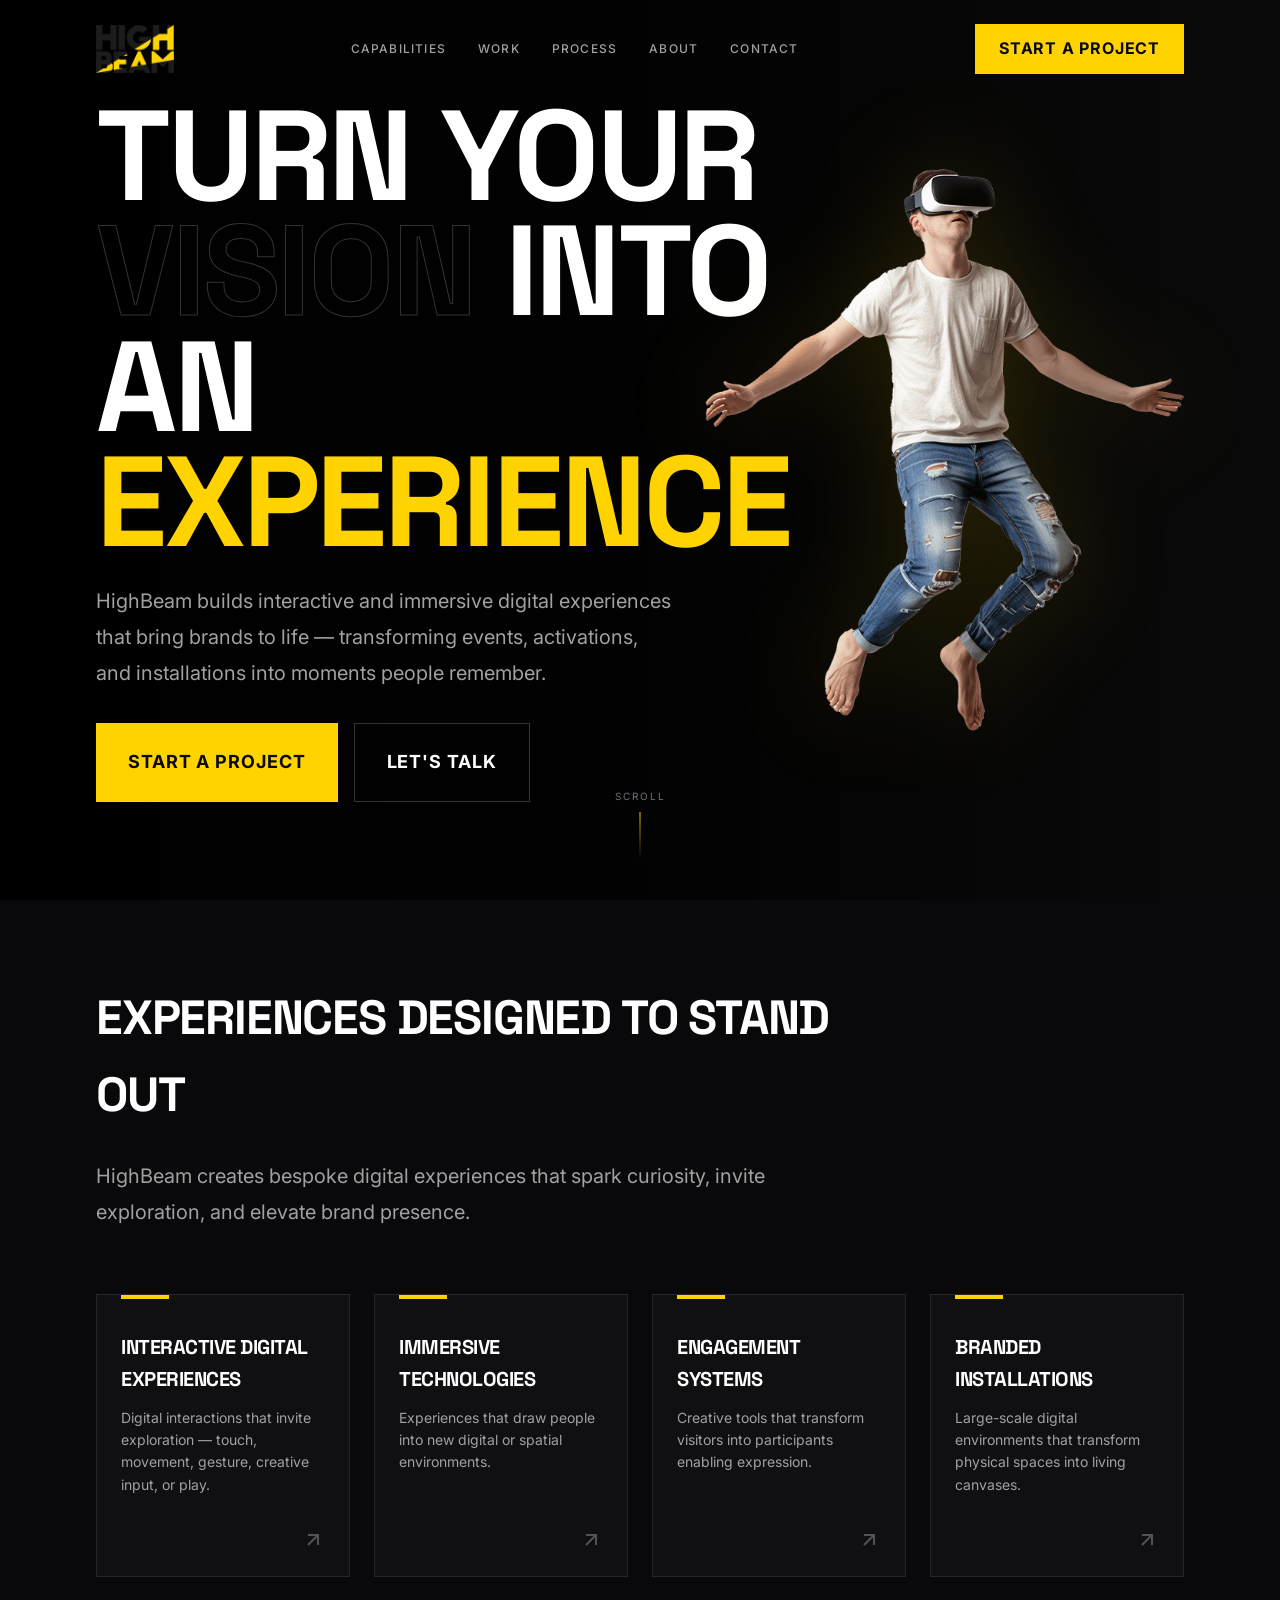
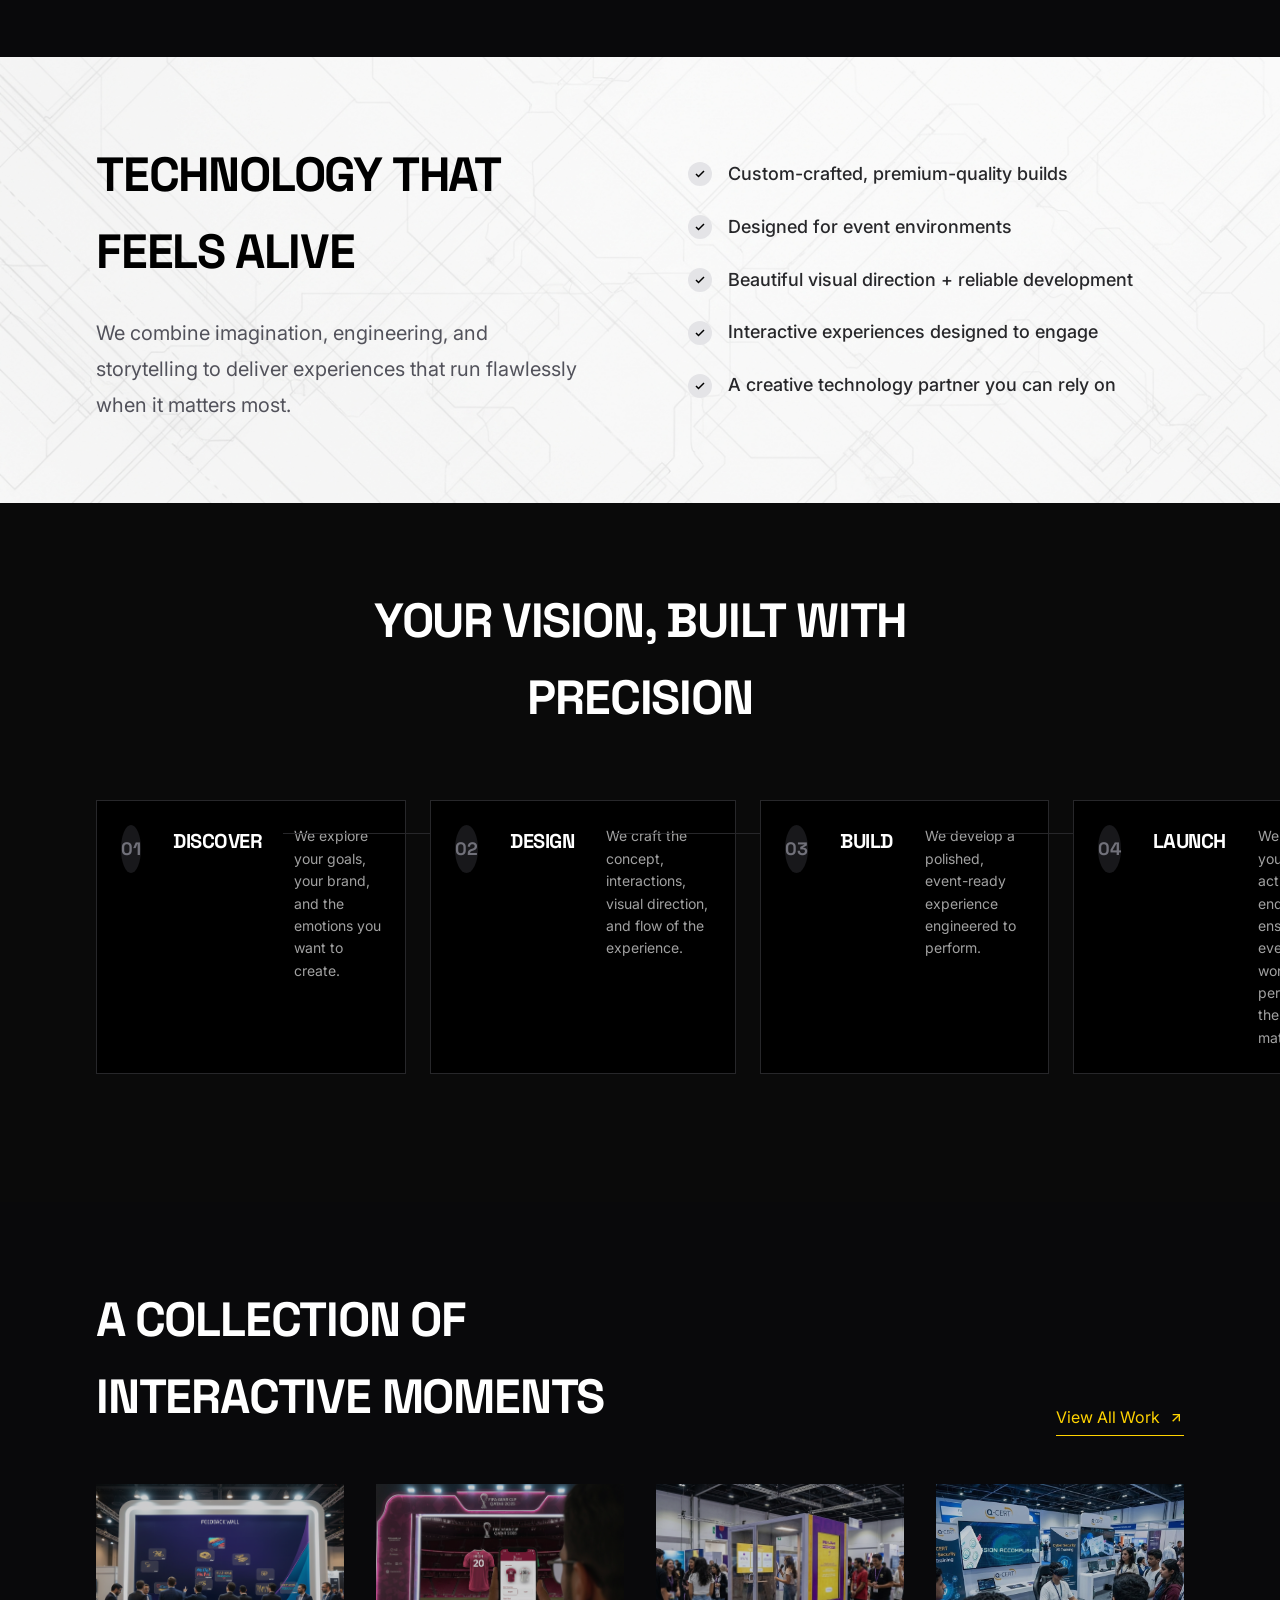
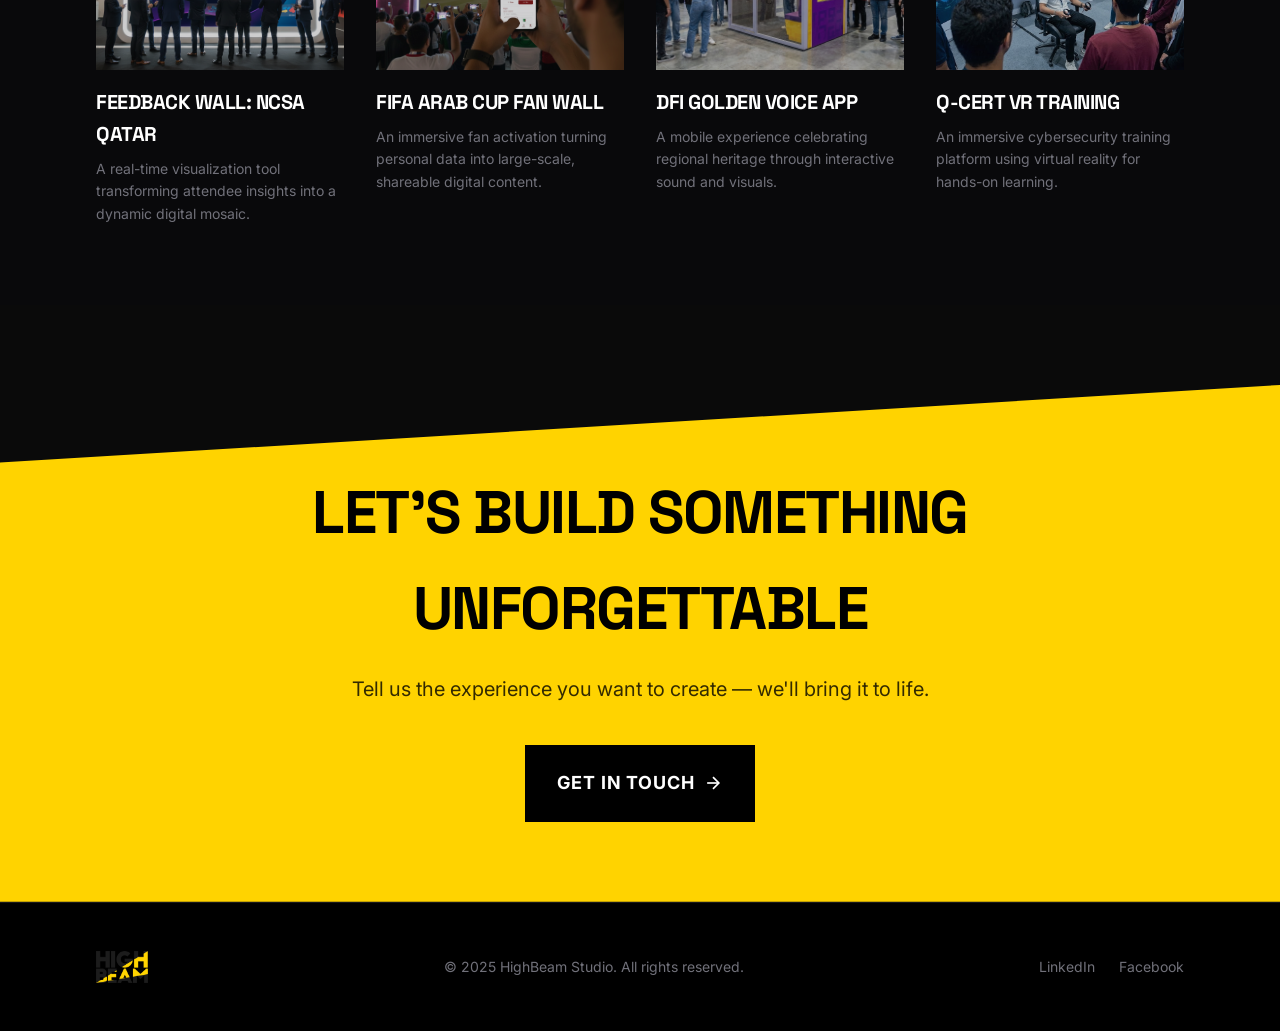
<file: static-site/index.html>
<!DOCTYPE html>
<html lang="en">
<head>
  <meta charset="UTF-8">
  <meta name="viewport" content="width=device-width, initial-scale=1.0">
  <meta name="description" content="HighBeam builds interactive and immersive digital experiences that bring brands to life — transforming events, activations, and installations into moments people remember.">
  <meta name="keywords" content="interactive experiences, immersive technology, digital installations, brand activations, VR, AR, event technology">
  <meta name="author" content="HighBeam Studio">
  
  <!-- Open Graph -->
  <meta property="og:title" content="HighBeam - Turn Your Vision Into an Experience">
  <meta property="og:description" content="HighBeam builds interactive and immersive digital experiences that bring brands to life — transforming events, activations, and installations into moments people remember.">
  <meta property="og:type" content="website">
  <meta property="og:url" content="https://highbeam.studio">
  <meta property="og:image" content="images/og-image.png">
  
  <!-- Twitter Card -->
  <meta name="twitter:card" content="summary_large_image">
  <meta name="twitter:title" content="HighBeam - Turn Your Vision Into an Experience">
  <meta name="twitter:description" content="HighBeam builds interactive and immersive digital experiences that bring brands to life.">
  <meta name="twitter:image" content="images/og-image.png">
  
  <title>HighBeam - Turn Your Vision Into an Experience</title>
  
  <!-- Favicon -->
  <link rel="icon" type="image/png" href="images/favicon.png">
  
  <!-- Google Fonts -->
  <link rel="preconnect" href="https://fonts.googleapis.com">
  <link rel="preconnect" href="https://fonts.gstatic.com" crossorigin>
  <link href="https://fonts.googleapis.com/css2?family=Inter:wght@400;500;600;700&family=Space+Grotesk:wght@400;500;600;700&display=swap" rel="stylesheet">
  
  <!-- Styles -->
  <link rel="stylesheet" href="css/styles.css">
</head>
<body>
  <!-- Navigation -->
  <nav class="navbar">
    <div class="container navbar-inner">
      <a href="index.html" class="navbar-logo">
        <img src="images/logo.png" alt="HighBeam">
      </a>
      
      <div class="navbar-links">
        <a href="capabilities.html">Capabilities</a>
        <a href="work.html">Work</a>
        <a href="process.html">Process</a>
        <a href="about.html">About</a>
        <a href="contact.html">Contact</a>
      </div>
      
      <div class="navbar-cta">
        <a href="contact.html" class="btn btn-primary">Start a Project</a>
      </div>
      
      <button class="mobile-menu-btn" aria-label="Open menu">
        <svg width="24" height="24" viewBox="0 0 24 24" fill="none" stroke="currentColor" stroke-width="2">
          <line x1="3" y1="6" x2="21" y2="6"></line>
          <line x1="3" y1="12" x2="21" y2="12"></line>
          <line x1="3" y1="18" x2="21" y2="18"></line>
        </svg>
      </button>
    </div>
  </nav>
  
  <!-- Mobile Menu -->
  <div class="mobile-overlay"></div>
  <div class="mobile-menu">
    <button class="mobile-menu-close" aria-label="Close menu" style="position: absolute; top: 2rem; right: 2rem; background: none; border: none; color: white; cursor: pointer;">
      <svg width="24" height="24" viewBox="0 0 24 24" fill="none" stroke="currentColor" stroke-width="2">
        <line x1="18" y1="6" x2="6" y2="18"></line>
        <line x1="6" y1="6" x2="18" y2="18"></line>
      </svg>
    </button>
    <a href="index.html">Home</a>
    <a href="capabilities.html">Capabilities</a>
    <a href="work.html">Work</a>
    <a href="process.html">Process</a>
    <a href="about.html">About</a>
    <a href="contact.html">Contact</a>
    <a href="contact.html" class="btn btn-primary" style="margin-top: 2rem;">Start a Project</a>
  </div>

  <!-- Hero Section -->
  <section class="hero">
    <div class="hero-background">
      <video src="images/hero-video.mp4" autoplay loop muted playsinline></video>
    </div>
    
    <div class="container hero-content">
      <div class="hero-text">
        <h1>
          Turn Your <br>
          <span class="text-stroke">Vision</span> Into <br>
          an <span class="text-primary">Experience</span>
        </h1>
        <p>HighBeam builds interactive and immersive digital experiences that bring brands to life — transforming events, activations, and installations into moments people remember.</p>
        <div class="hero-buttons">
          <a href="contact.html" class="btn btn-primary btn-lg">Start a Project</a>
          <a href="https://calendly.com/high-beam/30min" target="_blank" rel="noopener noreferrer" class="btn btn-outline btn-lg">Let's Talk</a>
        </div>
      </div>
      
      <div class="hero-image">
        <img src="images/vr-hero.png" alt="Virtual Reality Experience" class="floating">
      </div>
    </div>
    
    <div class="hero-scroll-indicator">
      <span>Scroll</span>
      <div class="scroll-line"></div>
    </div>
  </section>

  <!-- Capabilities Teaser Section -->
  <section class="section capabilities-teaser">
    <div class="container">
      <div class="section-header">
        <h2>Experiences Designed to Stand Out</h2>
        <p>HighBeam creates bespoke digital experiences that spark curiosity, invite exploration, and elevate brand presence.</p>
      </div>
      
      <div class="capabilities-grid">
        <div class="capability-card">
          <div class="capability-accent"></div>
          <h3>Interactive Digital Experiences</h3>
          <p>Digital interactions that invite exploration — touch, movement, gesture, creative input, or play.</p>
          <div class="capability-arrow">
            <svg width="24" height="24" viewBox="0 0 24 24" fill="none" stroke="currentColor" stroke-width="2">
              <line x1="7" y1="17" x2="17" y2="7"></line>
              <polyline points="7 7 17 7 17 17"></polyline>
            </svg>
          </div>
        </div>
        
        <div class="capability-card">
          <div class="capability-accent"></div>
          <h3>Immersive Technologies</h3>
          <p>Experiences that draw people into new digital or spatial environments.</p>
          <div class="capability-arrow">
            <svg width="24" height="24" viewBox="0 0 24 24" fill="none" stroke="currentColor" stroke-width="2">
              <line x1="7" y1="17" x2="17" y2="7"></line>
              <polyline points="7 7 17 7 17 17"></polyline>
            </svg>
          </div>
        </div>
        
        <div class="capability-card">
          <div class="capability-accent"></div>
          <h3>Engagement Systems</h3>
          <p>Creative tools that transform visitors into participants enabling expression.</p>
          <div class="capability-arrow">
            <svg width="24" height="24" viewBox="0 0 24 24" fill="none" stroke="currentColor" stroke-width="2">
              <line x1="7" y1="17" x2="17" y2="7"></line>
              <polyline points="7 7 17 7 17 17"></polyline>
            </svg>
          </div>
        </div>
        
        <div class="capability-card">
          <div class="capability-accent"></div>
          <h3>Branded Installations</h3>
          <p>Large-scale digital environments that transform physical spaces into living canvases.</p>
          <div class="capability-arrow">
            <svg width="24" height="24" viewBox="0 0 24 24" fill="none" stroke="currentColor" stroke-width="2">
              <line x1="7" y1="17" x2="17" y2="7"></line>
              <polyline points="7 7 17 7 17 17"></polyline>
            </svg>
          </div>
        </div>
      </div>
    </div>
  </section>

  <!-- Why HighBeam Section -->
  <section class="section why-highbeam">
    <div class="container">
      <div class="why-grid">
        <div class="why-content">
          <h2>Technology That Feels Alive</h2>
          <p>We combine imagination, engineering, and storytelling to deliver experiences that run flawlessly when it matters most.</p>
        </div>
        
        <div class="why-reasons">
          <div class="reason-item">
            <div class="reason-check">
              <svg width="12" height="12" viewBox="0 0 24 24" fill="none" stroke="currentColor" stroke-width="3">
                <polyline points="20 6 9 17 4 12"></polyline>
              </svg>
            </div>
            <span>Custom-crafted, premium-quality builds</span>
          </div>
          
          <div class="reason-item">
            <div class="reason-check">
              <svg width="12" height="12" viewBox="0 0 24 24" fill="none" stroke="currentColor" stroke-width="3">
                <polyline points="20 6 9 17 4 12"></polyline>
              </svg>
            </div>
            <span>Designed for event environments</span>
          </div>
          
          <div class="reason-item">
            <div class="reason-check">
              <svg width="12" height="12" viewBox="0 0 24 24" fill="none" stroke="currentColor" stroke-width="3">
                <polyline points="20 6 9 17 4 12"></polyline>
              </svg>
            </div>
            <span>Beautiful visual direction + reliable development</span>
          </div>
          
          <div class="reason-item">
            <div class="reason-check">
              <svg width="12" height="12" viewBox="0 0 24 24" fill="none" stroke="currentColor" stroke-width="3">
                <polyline points="20 6 9 17 4 12"></polyline>
              </svg>
            </div>
            <span>Interactive experiences designed to engage</span>
          </div>
          
          <div class="reason-item">
            <div class="reason-check">
              <svg width="12" height="12" viewBox="0 0 24 24" fill="none" stroke="currentColor" stroke-width="3">
                <polyline points="20 6 9 17 4 12"></polyline>
              </svg>
            </div>
            <span>A creative technology partner you can rely on</span>
          </div>
        </div>
      </div>
    </div>
  </section>

  <!-- Process Teaser Section -->
  <section class="section process-teaser">
    <div class="container">
      <div class="section-header text-center">
        <h2>Your Vision, Built With Precision</h2>
      </div>
      
      <div class="process-grid">
        <div class="process-step">
          <div class="process-connector"></div>
          <div class="process-number">01</div>
          <h3>Discover</h3>
          <p>We explore your goals, your brand, and the emotions you want to create.</p>
        </div>
        
        <div class="process-step">
          <div class="process-connector"></div>
          <div class="process-number">02</div>
          <h3>Design</h3>
          <p>We craft the concept, interactions, visual direction, and flow of the experience.</p>
        </div>
        
        <div class="process-step">
          <div class="process-connector"></div>
          <div class="process-number">03</div>
          <h3>Build</h3>
          <p>We develop a polished, event-ready experience engineered to perform.</p>
        </div>
        
        <div class="process-step">
          <div class="process-number">04</div>
          <h3>Launch</h3>
          <p>We support your activation end-to-end, ensuring everything works perfectly on the day it matters.</p>
        </div>
      </div>
    </div>
  </section>

  <!-- Featured Work Section -->
  <section class="section featured-work">
    <div class="container">
      <div class="section-header-row">
        <h2>A Collection of <br>Interactive Moments</h2>
        <a href="work.html" class="view-all-link">
          View All Work
          <svg width="16" height="16" viewBox="0 0 24 24" fill="none" stroke="currentColor" stroke-width="2">
            <line x1="7" y1="17" x2="17" y2="7"></line>
            <polyline points="7 7 17 7 17 17"></polyline>
          </svg>
        </a>
      </div>
      
      <div class="work-grid">
        <a href="project-feedback-wall.html" class="work-card">
          <div class="work-image">
            <img src="images/feedback-wall.png" alt="Feedback Wall NCSA">
          </div>
          <div class="work-info">
            <h3>Feedback Wall: NCSA Qatar</h3>
            <p>A real-time visualization tool transforming attendee insights into a dynamic digital mosaic.</p>
          </div>
        </a>
        
        <a href="project-fifa-fan-wall.html" class="work-card">
          <div class="work-image">
            <img src="images/fifa-fan-wall.png" alt="FIFA Arab Cup Fan Wall">
          </div>
          <div class="work-info">
            <h3>FIFA Arab Cup Fan Wall</h3>
            <p>An immersive fan activation turning personal data into large-scale, shareable digital content.</p>
          </div>
        </a>
        
        <a href="project-golden-voice.html" class="work-card">
          <div class="work-image">
            <img src="images/golden-voice.png" alt="DFI Golden Voice App">
          </div>
          <div class="work-info">
            <h3>DFI Golden Voice App</h3>
            <p>A mobile experience celebrating regional heritage through interactive sound and visuals.</p>
          </div>
        </a>
        
        <a href="project-qcert-vr.html" class="work-card">
          <div class="work-image">
            <img src="images/qcert-vr.jpg" alt="Q-CERT VR Training">
          </div>
          <div class="work-info">
            <h3>Q-CERT VR Training</h3>
            <p>An immersive cybersecurity training platform using virtual reality for hands-on learning.</p>
          </div>
        </a>
      </div>
    </div>
  </section>

  <!-- CTA Strip -->
  <section class="cta-strip">
    <div class="container">
      <h2>Let's Build Something Unforgettable</h2>
      <p>Tell us the experience you want to create — we'll bring it to life.</p>
      <a href="contact.html" class="btn btn-dark btn-lg">
        Get in Touch
        <svg width="20" height="20" viewBox="0 0 24 24" fill="none" stroke="currentColor" stroke-width="2" style="margin-left: 0.5rem;">
          <line x1="5" y1="12" x2="19" y2="12"></line>
          <polyline points="12 5 19 12 12 19"></polyline>
        </svg>
      </a>
    </div>
  </section>

  <!-- Footer -->
  <footer class="footer">
    <div class="container">
      <div class="footer-inner">
        <div class="footer-logo">
          <img src="images/logo.png" alt="HighBeam">
        </div>
        
        <div class="footer-copyright">
          &copy; 2025 HighBeam Studio. All rights reserved.
        </div>
        
        <div class="footer-social">
          <a href="https://linkedin.com/company/highbeamdigital" target="_blank" rel="noopener noreferrer">LinkedIn</a>
          <a href="https://www.facebook.com/highbeamtech" target="_blank" rel="noopener noreferrer">Facebook</a>
        </div>
      </div>
    </div>
  </footer>

  <!-- Scripts -->
  <script src="js/main.js"></script>
</body>
</html>
</file>
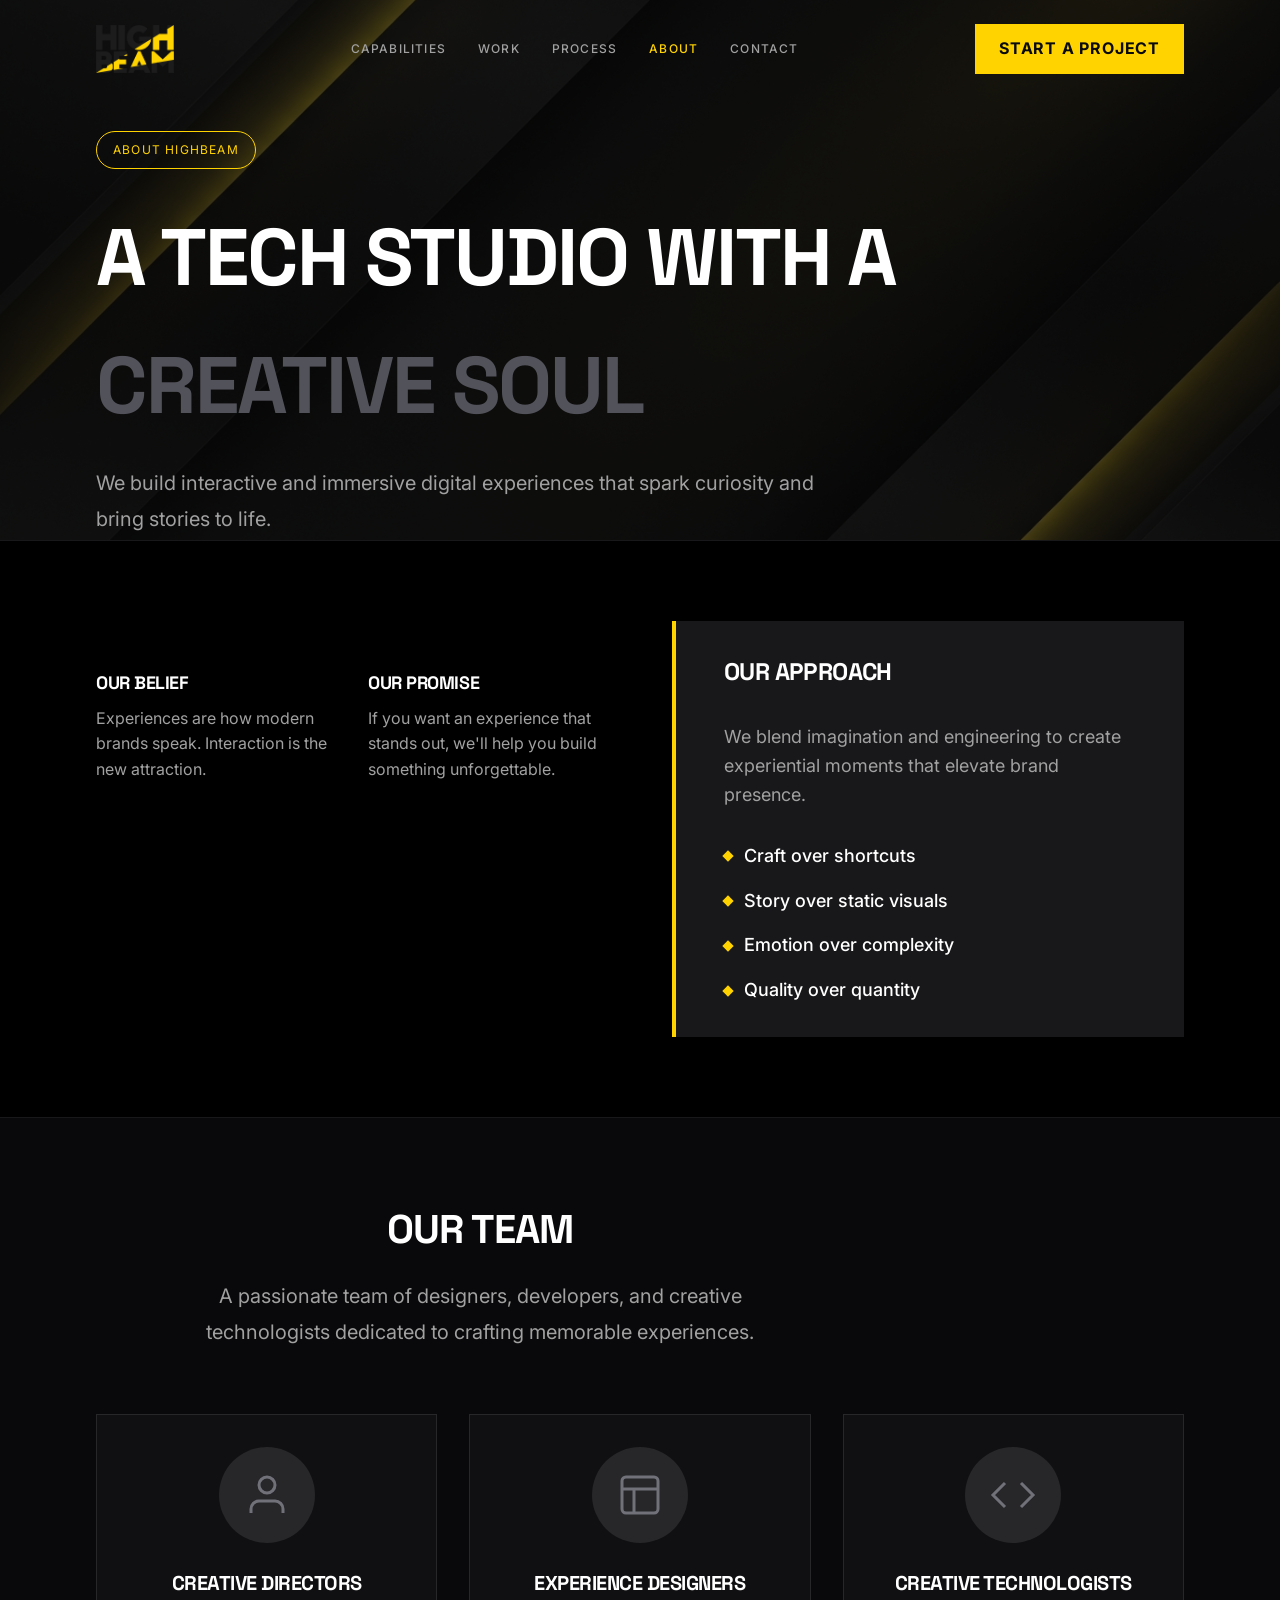
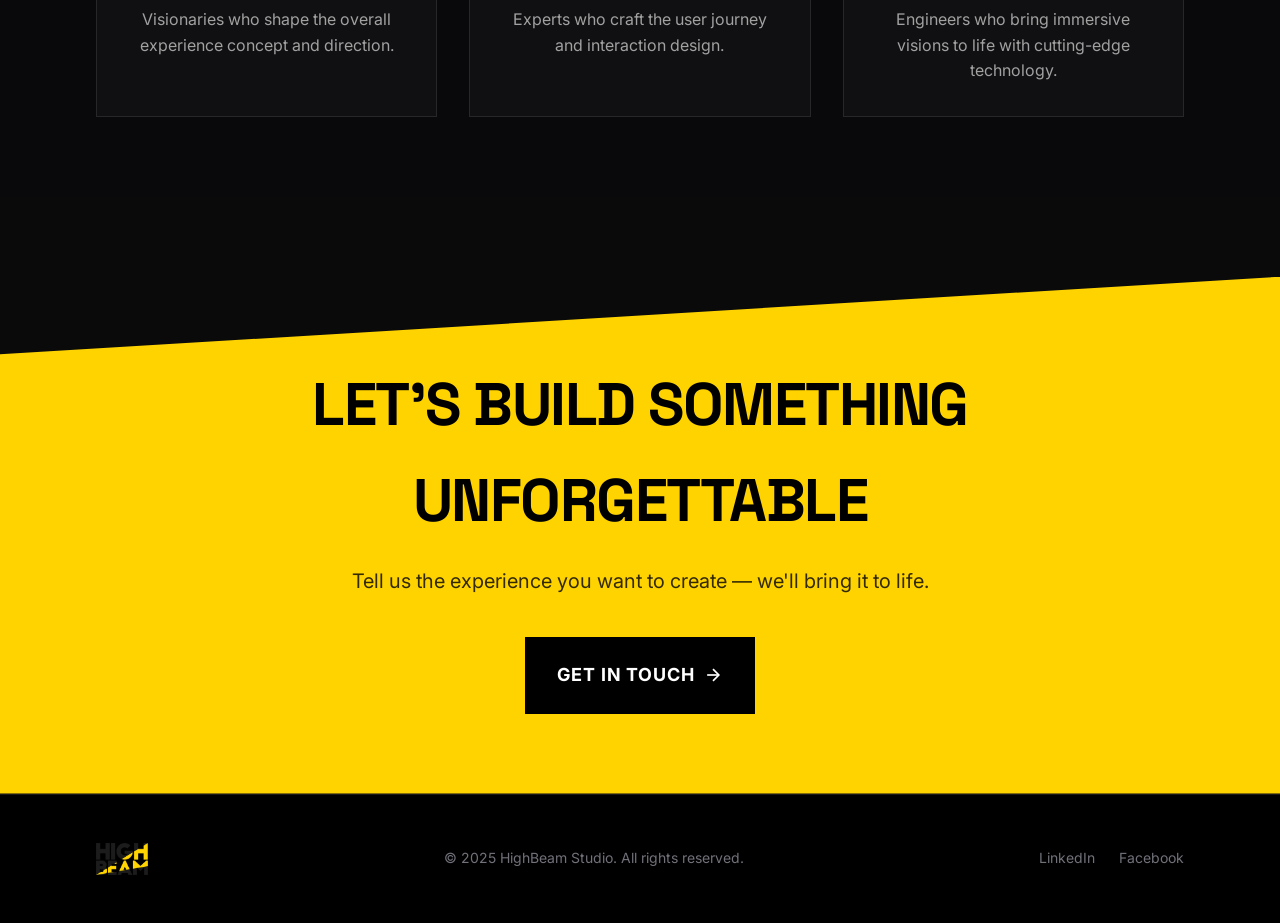
<file: static-site/about.html>
<!DOCTYPE html>
<html lang="en">
<head>
  <meta charset="UTF-8">
  <meta name="viewport" content="width=device-width, initial-scale=1.0">
  <meta name="description" content="HighBeam is a tech studio with a creative soul. We build interactive and immersive digital experiences that spark curiosity and bring stories to life.">
  <meta name="keywords" content="interactive experiences, immersive technology, digital installations, brand activations, VR, AR, event technology">
  <meta name="author" content="HighBeam Studio">
  
  <meta property="og:title" content="About Us - HighBeam Studio">
  <meta property="og:description" content="HighBeam is a tech studio with a creative soul. We build interactive and immersive digital experiences.">
  <meta property="og:type" content="website">
  <meta property="og:url" content="https://highbeam.studio/about">
  <meta property="og:image" content="images/og-image.png">
  
  <meta name="twitter:card" content="summary_large_image">
  <meta name="twitter:title" content="About Us - HighBeam Studio">
  <meta name="twitter:description" content="HighBeam is a tech studio with a creative soul. We build interactive and immersive digital experiences.">
  <meta name="twitter:image" content="images/og-image.png">
  
  <title>About Us - HighBeam Studio</title>
  
  <link rel="icon" type="image/png" href="images/favicon.png">
  
  <link rel="preconnect" href="https://fonts.googleapis.com">
  <link rel="preconnect" href="https://fonts.gstatic.com" crossorigin>
  <link href="https://fonts.googleapis.com/css2?family=Inter:wght@400;500;600;700&family=Space+Grotesk:wght@400;500;600;700&display=swap" rel="stylesheet">
  
  <link rel="stylesheet" href="css/styles.css">
</head>
<body>
  <nav class="navbar">
    <div class="container navbar-inner">
      <a href="index.html" class="navbar-logo">
        <img src="images/logo.png" alt="HighBeam">
      </a>
      
      <div class="navbar-links">
        <a href="capabilities.html">Capabilities</a>
        <a href="work.html">Work</a>
        <a href="process.html">Process</a>
        <a href="about.html" class="active">About</a>
        <a href="contact.html">Contact</a>
      </div>
      
      <div class="navbar-cta">
        <a href="contact.html" class="btn btn-primary">Start a Project</a>
      </div>
      
      <button class="mobile-menu-btn" aria-label="Open menu">
        <svg width="24" height="24" viewBox="0 0 24 24" fill="none" stroke="currentColor" stroke-width="2">
          <line x1="3" y1="6" x2="21" y2="6"></line>
          <line x1="3" y1="12" x2="21" y2="12"></line>
          <line x1="3" y1="18" x2="21" y2="18"></line>
        </svg>
      </button>
    </div>
  </nav>
  
  <div class="mobile-overlay"></div>
  <div class="mobile-menu">
    <button class="mobile-menu-close" aria-label="Close menu" style="position: absolute; top: 2rem; right: 2rem; background: none; border: none; color: white; cursor: pointer;">
      <svg width="24" height="24" viewBox="0 0 24 24" fill="none" stroke="currentColor" stroke-width="2">
        <line x1="18" y1="6" x2="6" y2="18"></line>
        <line x1="6" y1="6" x2="18" y2="18"></line>
      </svg>
    </button>
    <a href="index.html">Home</a>
    <a href="capabilities.html">Capabilities</a>
    <a href="work.html">Work</a>
    <a href="process.html">Process</a>
    <a href="about.html">About</a>
    <a href="contact.html">Contact</a>
    <a href="contact.html" class="btn btn-primary" style="margin-top: 2rem;">Start a Project</a>
  </div>

  <section class="page-hero">
    <div class="page-hero-bg">
      <img src="images/dark_abstract_futuristic_background_with_subtle_yellow_light_beams.png" alt="">
    </div>
    <div class="container page-hero-content">
      <span class="badge" style="display: inline-block; padding: 0.5rem 1rem; border: 1px solid var(--color-primary); color: var(--color-primary); font-size: 0.75rem; text-transform: uppercase; letter-spacing: 0.1em; margin-bottom: 1.5rem; border-radius: 999px;">About HighBeam</span>
      <h1 class="page-hero-title">A Tech Studio With a <span style="color: var(--color-zinc-600);">Creative Soul</span></h1>
      <p class="section-subtitle" style="max-width: 48rem;">We build interactive and immersive digital experiences that spark curiosity and bring stories to life.</p>
    </div>
  </section>

  <section class="section" style="background-color: #000000; border-top: 1px solid var(--color-zinc-900); border-bottom: 1px solid var(--color-zinc-900);">
    <div class="container">
      <div class="grid-2" style="gap: 4rem; align-items: start;">
        <div class="animate-on-scroll">
          <div style="display: grid; grid-template-columns: 1fr 1fr; gap: 2rem; margin-top: 3rem;">
            <div>
              <h3 style="font-size: 1.125rem; font-weight: 700; color: #ffffff; margin-bottom: 0.5rem;">Our Belief</h3>
              <p style="color: var(--color-zinc-400);">Experiences are how modern brands speak. Interaction is the new attraction.</p>
            </div>
            <div>
              <h3 style="font-size: 1.125rem; font-weight: 700; color: #ffffff; margin-bottom: 0.5rem;">Our Promise</h3>
              <p style="color: var(--color-zinc-400);">If you want an experience that stands out, we'll help you build something unforgettable.</p>
            </div>
          </div>
        </div>
        
        <div class="animate-on-scroll" style="background-color: var(--color-zinc-900); padding: 2rem 3rem; border-left: 4px solid var(--color-primary);">
          <h3 style="font-size: 1.5rem; font-weight: 700; color: #ffffff; margin-bottom: 2rem;">Our Approach</h3>
          <p style="font-size: 1.125rem; color: var(--color-zinc-400); margin-bottom: 2rem;">We blend imagination and engineering to create experiential moments that elevate brand presence.</p>
          
          <div style="display: flex; flex-direction: column; gap: 1rem;">
            <div style="display: flex; align-items: center; gap: 0.75rem;">
              <div style="width: 0.5rem; height: 0.5rem; background-color: var(--color-primary); transform: rotate(45deg);"></div>
              <span style="color: #ffffff; font-weight: 500; font-size: 1.125rem;">Craft over shortcuts</span>
            </div>
            <div style="display: flex; align-items: center; gap: 0.75rem;">
              <div style="width: 0.5rem; height: 0.5rem; background-color: var(--color-primary); transform: rotate(45deg);"></div>
              <span style="color: #ffffff; font-weight: 500; font-size: 1.125rem;">Story over static visuals</span>
            </div>
            <div style="display: flex; align-items: center; gap: 0.75rem;">
              <div style="width: 0.5rem; height: 0.5rem; background-color: var(--color-primary); transform: rotate(45deg);"></div>
              <span style="color: #ffffff; font-weight: 500; font-size: 1.125rem;">Emotion over complexity</span>
            </div>
            <div style="display: flex; align-items: center; gap: 0.75rem;">
              <div style="width: 0.5rem; height: 0.5rem; background-color: var(--color-primary); transform: rotate(45deg);"></div>
              <span style="color: #ffffff; font-weight: 500; font-size: 1.125rem;">Quality over quantity</span>
            </div>
          </div>
        </div>
      </div>
    </div>
  </section>

  <section class="section" style="background-color: var(--color-zinc-950);">
    <div class="container">
      <div class="section-header" style="text-align: center; margin-bottom: 4rem;">
        <h2 style="font-size: 2.5rem; color: #ffffff; margin-bottom: 1rem;">Our Team</h2>
        <p style="font-size: 1.25rem; color: var(--color-zinc-400); max-width: 36rem; margin: 0 auto;">A passionate team of designers, developers, and creative technologists dedicated to crafting memorable experiences.</p>
      </div>
      
      <div class="grid-3">
        <div class="card animate-on-scroll" style="text-align: center; padding: 2rem;">
          <div style="width: 6rem; height: 6rem; background-color: var(--color-zinc-800); border-radius: 50%; margin: 0 auto 1.5rem; display: flex; align-items: center; justify-content: center;">
            <svg width="48" height="48" viewBox="0 0 24 24" fill="none" stroke="var(--color-zinc-500)" stroke-width="1.5">
              <path d="M20 21v-2a4 4 0 0 0-4-4H8a4 4 0 0 0-4 4v2"></path>
              <circle cx="12" cy="7" r="4"></circle>
            </svg>
          </div>
          <h3 style="font-size: 1.25rem; color: #ffffff; margin-bottom: 0.5rem;">Creative Directors</h3>
          <p style="color: var(--color-zinc-400);">Visionaries who shape the overall experience concept and direction.</p>
        </div>
        
        <div class="card animate-on-scroll" style="text-align: center; padding: 2rem;">
          <div style="width: 6rem; height: 6rem; background-color: var(--color-zinc-800); border-radius: 50%; margin: 0 auto 1.5rem; display: flex; align-items: center; justify-content: center;">
            <svg width="48" height="48" viewBox="0 0 24 24" fill="none" stroke="var(--color-zinc-500)" stroke-width="1.5">
              <rect x="3" y="3" width="18" height="18" rx="2" ry="2"></rect>
              <line x1="3" y1="9" x2="21" y2="9"></line>
              <line x1="9" y1="21" x2="9" y2="9"></line>
            </svg>
          </div>
          <h3 style="font-size: 1.25rem; color: #ffffff; margin-bottom: 0.5rem;">Experience Designers</h3>
          <p style="color: var(--color-zinc-400);">Experts who craft the user journey and interaction design.</p>
        </div>
        
        <div class="card animate-on-scroll" style="text-align: center; padding: 2rem;">
          <div style="width: 6rem; height: 6rem; background-color: var(--color-zinc-800); border-radius: 50%; margin: 0 auto 1.5rem; display: flex; align-items: center; justify-content: center;">
            <svg width="48" height="48" viewBox="0 0 24 24" fill="none" stroke="var(--color-zinc-500)" stroke-width="1.5">
              <polyline points="16 18 22 12 16 6"></polyline>
              <polyline points="8 6 2 12 8 18"></polyline>
            </svg>
          </div>
          <h3 style="font-size: 1.25rem; color: #ffffff; margin-bottom: 0.5rem;">Creative Technologists</h3>
          <p style="color: var(--color-zinc-400);">Engineers who bring immersive visions to life with cutting-edge technology.</p>
        </div>
      </div>
    </div>
  </section>

  <section class="cta-strip">
    <div class="container">
      <h2>Let's Build Something Unforgettable</h2>
      <p>Tell us the experience you want to create — we'll bring it to life.</p>
      <a href="contact.html" class="btn btn-dark btn-lg">
        Get in Touch
        <svg width="20" height="20" viewBox="0 0 24 24" fill="none" stroke="currentColor" stroke-width="2" style="margin-left: 0.5rem;">
          <line x1="5" y1="12" x2="19" y2="12"></line>
          <polyline points="12 5 19 12 12 19"></polyline>
        </svg>
      </a>
    </div>
  </section>

  <footer class="footer">
    <div class="container">
      <div class="footer-inner">
        <div class="footer-logo">
          <img src="images/logo.png" alt="HighBeam">
        </div>
        
        <div class="footer-copyright">
          &copy; 2025 HighBeam Studio. All rights reserved.
        </div>
        
        <div class="footer-social">
          <a href="https://linkedin.com/company/highbeamdigital" target="_blank" rel="noopener noreferrer">LinkedIn</a>
          <a href="https://www.facebook.com/highbeamtech" target="_blank" rel="noopener noreferrer">Facebook</a>
        </div>
      </div>
    </div>
  </footer>

  <script src="js/main.js"></script>
</body>
</html>
</file>
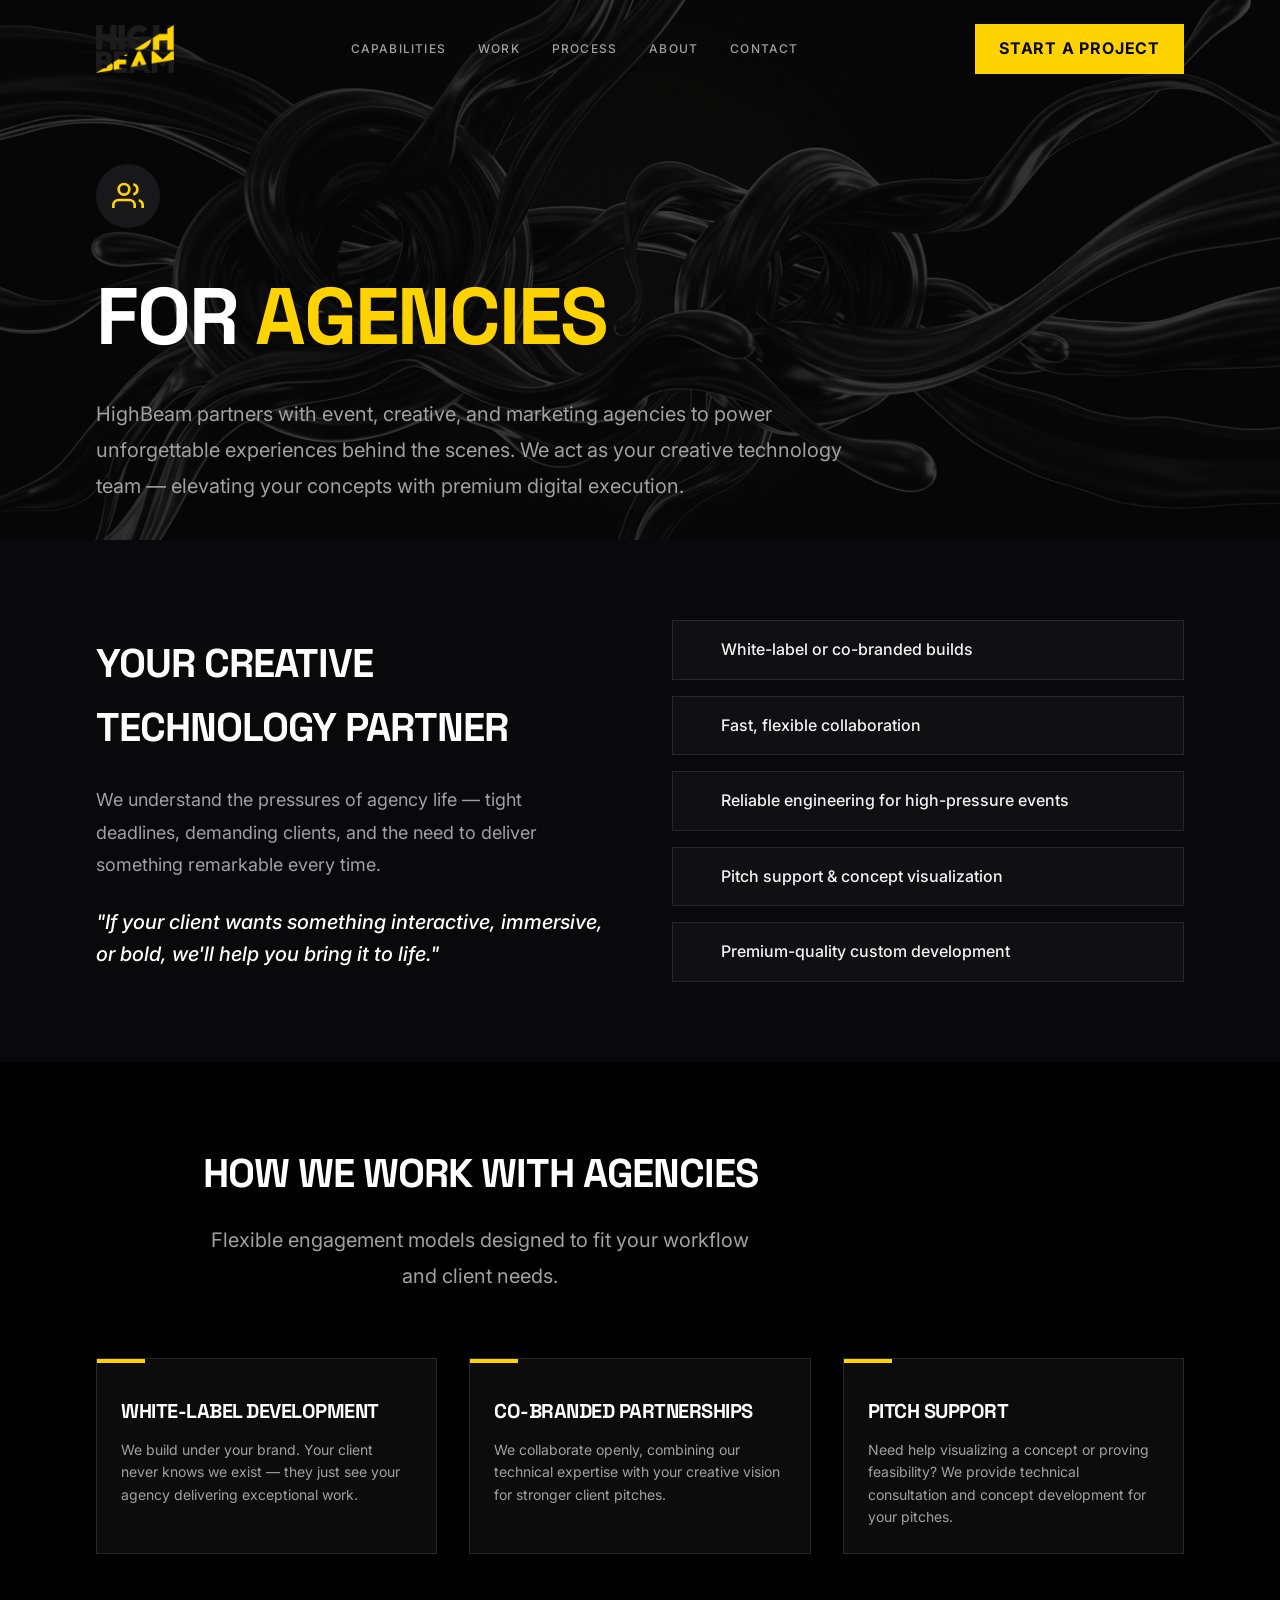
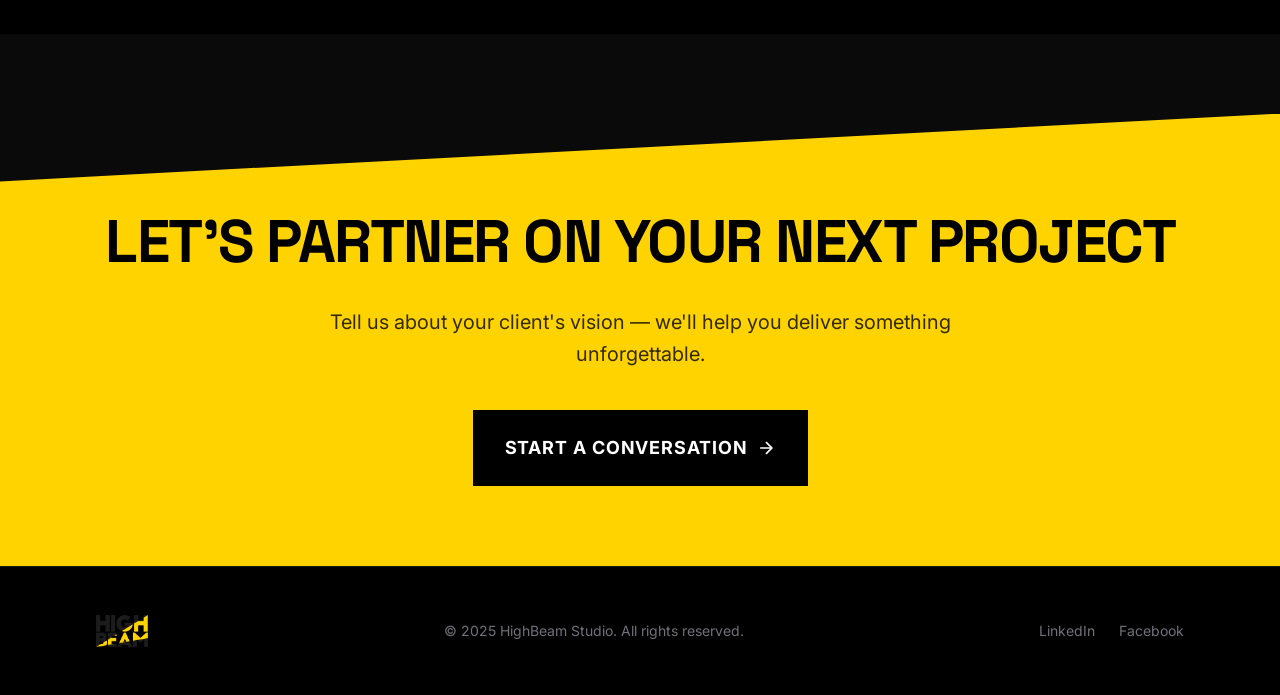
<file: static-site/agencies.html>
<!DOCTYPE html>
<html lang="en">
<head>
  <meta charset="UTF-8">
  <meta name="viewport" content="width=device-width, initial-scale=1.0">
  <meta name="description" content="HighBeam partners with event, creative, and marketing agencies to power unforgettable experiences. We act as your creative technology team.">
  <meta name="keywords" content="agency partnership, white-label development, creative technology, event technology, immersive experiences">
  <meta name="author" content="HighBeam Studio">
  
  <meta property="og:title" content="For Agencies - HighBeam Studio">
  <meta property="og:description" content="HighBeam partners with agencies to power unforgettable experiences behind the scenes.">
  <meta property="og:type" content="website">
  <meta property="og:url" content="https://highbeam.studio/agencies">
  <meta property="og:image" content="images/og-image.png">
  
  <meta name="twitter:card" content="summary_large_image">
  <meta name="twitter:title" content="For Agencies - HighBeam Studio">
  <meta name="twitter:description" content="HighBeam partners with agencies to power unforgettable experiences behind the scenes.">
  <meta name="twitter:image" content="images/og-image.png">
  
  <title>For Agencies - HighBeam Studio</title>
  
  <link rel="icon" type="image/png" href="images/favicon.png">
  
  <link rel="preconnect" href="https://fonts.googleapis.com">
  <link rel="preconnect" href="https://fonts.gstatic.com" crossorigin>
  <link href="https://fonts.googleapis.com/css2?family=Inter:wght@400;500;600;700&family=Space+Grotesk:wght@400;500;600;700&display=swap" rel="stylesheet">
  
  <link rel="stylesheet" href="css/styles.css">
</head>
<body>
  <nav class="navbar">
    <div class="container navbar-inner">
      <a href="index.html" class="navbar-logo">
        <img src="images/logo.png" alt="HighBeam">
      </a>
      
      <div class="navbar-links">
        <a href="capabilities.html">Capabilities</a>
        <a href="work.html">Work</a>
        <a href="process.html">Process</a>
        <a href="about.html">About</a>
        <a href="contact.html">Contact</a>
      </div>
      
      <div class="navbar-cta">
        <a href="contact.html" class="btn btn-primary">Start a Project</a>
      </div>
      
      <button class="mobile-menu-btn" aria-label="Open menu">
        <svg width="24" height="24" viewBox="0 0 24 24" fill="none" stroke="currentColor" stroke-width="2">
          <line x1="3" y1="6" x2="21" y2="6"></line>
          <line x1="3" y1="12" x2="21" y2="12"></line>
          <line x1="3" y1="18" x2="21" y2="18"></line>
        </svg>
      </button>
    </div>
  </nav>
  
  <div class="mobile-overlay"></div>
  <div class="mobile-menu">
    <button class="mobile-menu-close" aria-label="Close menu" style="position: absolute; top: 2rem; right: 2rem; background: none; border: none; color: white; cursor: pointer;">
      <svg width="24" height="24" viewBox="0 0 24 24" fill="none" stroke="currentColor" stroke-width="2">
        <line x1="18" y1="6" x2="6" y2="18"></line>
        <line x1="6" y1="6" x2="18" y2="18"></line>
      </svg>
    </button>
    <a href="index.html">Home</a>
    <a href="capabilities.html">Capabilities</a>
    <a href="work.html">Work</a>
    <a href="process.html">Process</a>
    <a href="about.html">About</a>
    <a href="contact.html">Contact</a>
    <a href="contact.html" class="btn btn-primary" style="margin-top: 2rem;">Start a Project</a>
  </div>

  <section class="page-hero">
    <div class="page-hero-bg">
      <img src="images/dark_fluid_abstract_shapes.png" alt="">
    </div>
    <div class="container page-hero-content">
      <div style="display: inline-flex; align-items: center; justify-content: center; width: 4rem; height: 4rem; background-color: var(--color-zinc-900); border-radius: 50%; margin-bottom: 1.5rem;">
        <svg width="32" height="32" viewBox="0 0 24 24" fill="none" stroke="var(--color-primary)" stroke-width="2">
          <path d="M17 21v-2a4 4 0 0 0-4-4H5a4 4 0 0 0-4 4v2"></path>
          <circle cx="9" cy="7" r="4"></circle>
          <path d="M23 21v-2a4 4 0 0 0-3-3.87"></path>
          <path d="M16 3.13a4 4 0 0 1 0 7.75"></path>
        </svg>
      </div>
      <h1 class="page-hero-title">For <span style="color: var(--color-primary);">Agencies</span></h1>
      <p class="section-subtitle" style="max-width: 48rem;">HighBeam partners with event, creative, and marketing agencies to power unforgettable experiences behind the scenes. We act as your creative technology team — elevating your concepts with premium digital execution.</p>
    </div>
  </section>

  <section class="section" style="background-color: var(--color-zinc-950);">
    <div class="container">
      <div class="grid-2" style="gap: 4rem; align-items: center;">
        <div class="animate-on-scroll">
          <h2 style="font-size: 2.5rem; color: #ffffff; margin-bottom: 1.5rem;">Your Creative Technology Partner</h2>
          <p style="font-size: 1.125rem; color: var(--color-zinc-400); line-height: 1.8; margin-bottom: 1.5rem;">
            We understand the pressures of agency life — tight deadlines, demanding clients, and the need to deliver something remarkable every time.
          </p>
          <p style="font-size: 1.25rem; font-weight: 500; color: #ffffff; font-style: italic;">
            "If your client wants something interactive, immersive, or bold, we'll help you bring it to life."
          </p>
        </div>
        
        <div class="animate-on-scroll">
          <div style="display: flex; flex-direction: column; gap: 1rem;">
            <div class="card" style="padding: 1rem 1.5rem; display: flex; align-items: center; gap: 1rem;">
              <div style="width: 0.5rem; height: 0.5rem; background-color: var(--color-zinc-700); border-radius: 50%;"></div>
              <span style="color: var(--color-zinc-300); font-weight: 500;">White-label or co-branded builds</span>
            </div>
            <div class="card" style="padding: 1rem 1.5rem; display: flex; align-items: center; gap: 1rem;">
              <div style="width: 0.5rem; height: 0.5rem; background-color: var(--color-zinc-700); border-radius: 50%;"></div>
              <span style="color: var(--color-zinc-300); font-weight: 500;">Fast, flexible collaboration</span>
            </div>
            <div class="card" style="padding: 1rem 1.5rem; display: flex; align-items: center; gap: 1rem;">
              <div style="width: 0.5rem; height: 0.5rem; background-color: var(--color-zinc-700); border-radius: 50%;"></div>
              <span style="color: var(--color-zinc-300); font-weight: 500;">Reliable engineering for high-pressure events</span>
            </div>
            <div class="card" style="padding: 1rem 1.5rem; display: flex; align-items: center; gap: 1rem;">
              <div style="width: 0.5rem; height: 0.5rem; background-color: var(--color-zinc-700); border-radius: 50%;"></div>
              <span style="color: var(--color-zinc-300); font-weight: 500;">Pitch support & concept visualization</span>
            </div>
            <div class="card" style="padding: 1rem 1.5rem; display: flex; align-items: center; gap: 1rem;">
              <div style="width: 0.5rem; height: 0.5rem; background-color: var(--color-zinc-700); border-radius: 50%;"></div>
              <span style="color: var(--color-zinc-300); font-weight: 500;">Premium-quality custom development</span>
            </div>
          </div>
        </div>
      </div>
    </div>
  </section>

  <section class="section" style="background-color: #000000;">
    <div class="container">
      <div class="section-header" style="text-align: center; margin-bottom: 4rem;">
        <h2 style="font-size: 2.5rem; color: #ffffff; margin-bottom: 1rem;">How We Work With Agencies</h2>
        <p style="font-size: 1.25rem; color: var(--color-zinc-400); max-width: 36rem; margin: 0 auto;">Flexible engagement models designed to fit your workflow and client needs.</p>
      </div>
      
      <div class="grid-3">
        <div class="card animate-on-scroll">
          <div class="card-accent"></div>
          <div class="card-content">
            <h3 class="card-title">White-Label Development</h3>
            <p class="card-description">We build under your brand. Your client never knows we exist — they just see your agency delivering exceptional work.</p>
          </div>
        </div>
        
        <div class="card animate-on-scroll">
          <div class="card-accent"></div>
          <div class="card-content">
            <h3 class="card-title">Co-Branded Partnerships</h3>
            <p class="card-description">We collaborate openly, combining our technical expertise with your creative vision for stronger client pitches.</p>
          </div>
        </div>
        
        <div class="card animate-on-scroll">
          <div class="card-accent"></div>
          <div class="card-content">
            <h3 class="card-title">Pitch Support</h3>
            <p class="card-description">Need help visualizing a concept or proving feasibility? We provide technical consultation and concept development for your pitches.</p>
          </div>
        </div>
      </div>
    </div>
  </section>

  <section class="cta-strip">
    <div class="container">
      <h2>Let's Partner on Your Next Project</h2>
      <p>Tell us about your client's vision — we'll help you deliver something unforgettable.</p>
      <a href="contact.html" class="btn btn-dark btn-lg">
        Start a Conversation
        <svg width="20" height="20" viewBox="0 0 24 24" fill="none" stroke="currentColor" stroke-width="2" style="margin-left: 0.5rem;">
          <line x1="5" y1="12" x2="19" y2="12"></line>
          <polyline points="12 5 19 12 12 19"></polyline>
        </svg>
      </a>
    </div>
  </section>

  <footer class="footer">
    <div class="container">
      <div class="footer-inner">
        <div class="footer-logo">
          <img src="images/logo.png" alt="HighBeam">
        </div>
        
        <div class="footer-copyright">
          &copy; 2025 HighBeam Studio. All rights reserved.
        </div>
        
        <div class="footer-social">
          <a href="https://linkedin.com/company/highbeamdigital" target="_blank" rel="noopener noreferrer">LinkedIn</a>
          <a href="https://www.facebook.com/highbeamtech" target="_blank" rel="noopener noreferrer">Facebook</a>
        </div>
      </div>
    </div>
  </footer>

  <script src="js/main.js"></script>
</body>
</html>
</file>
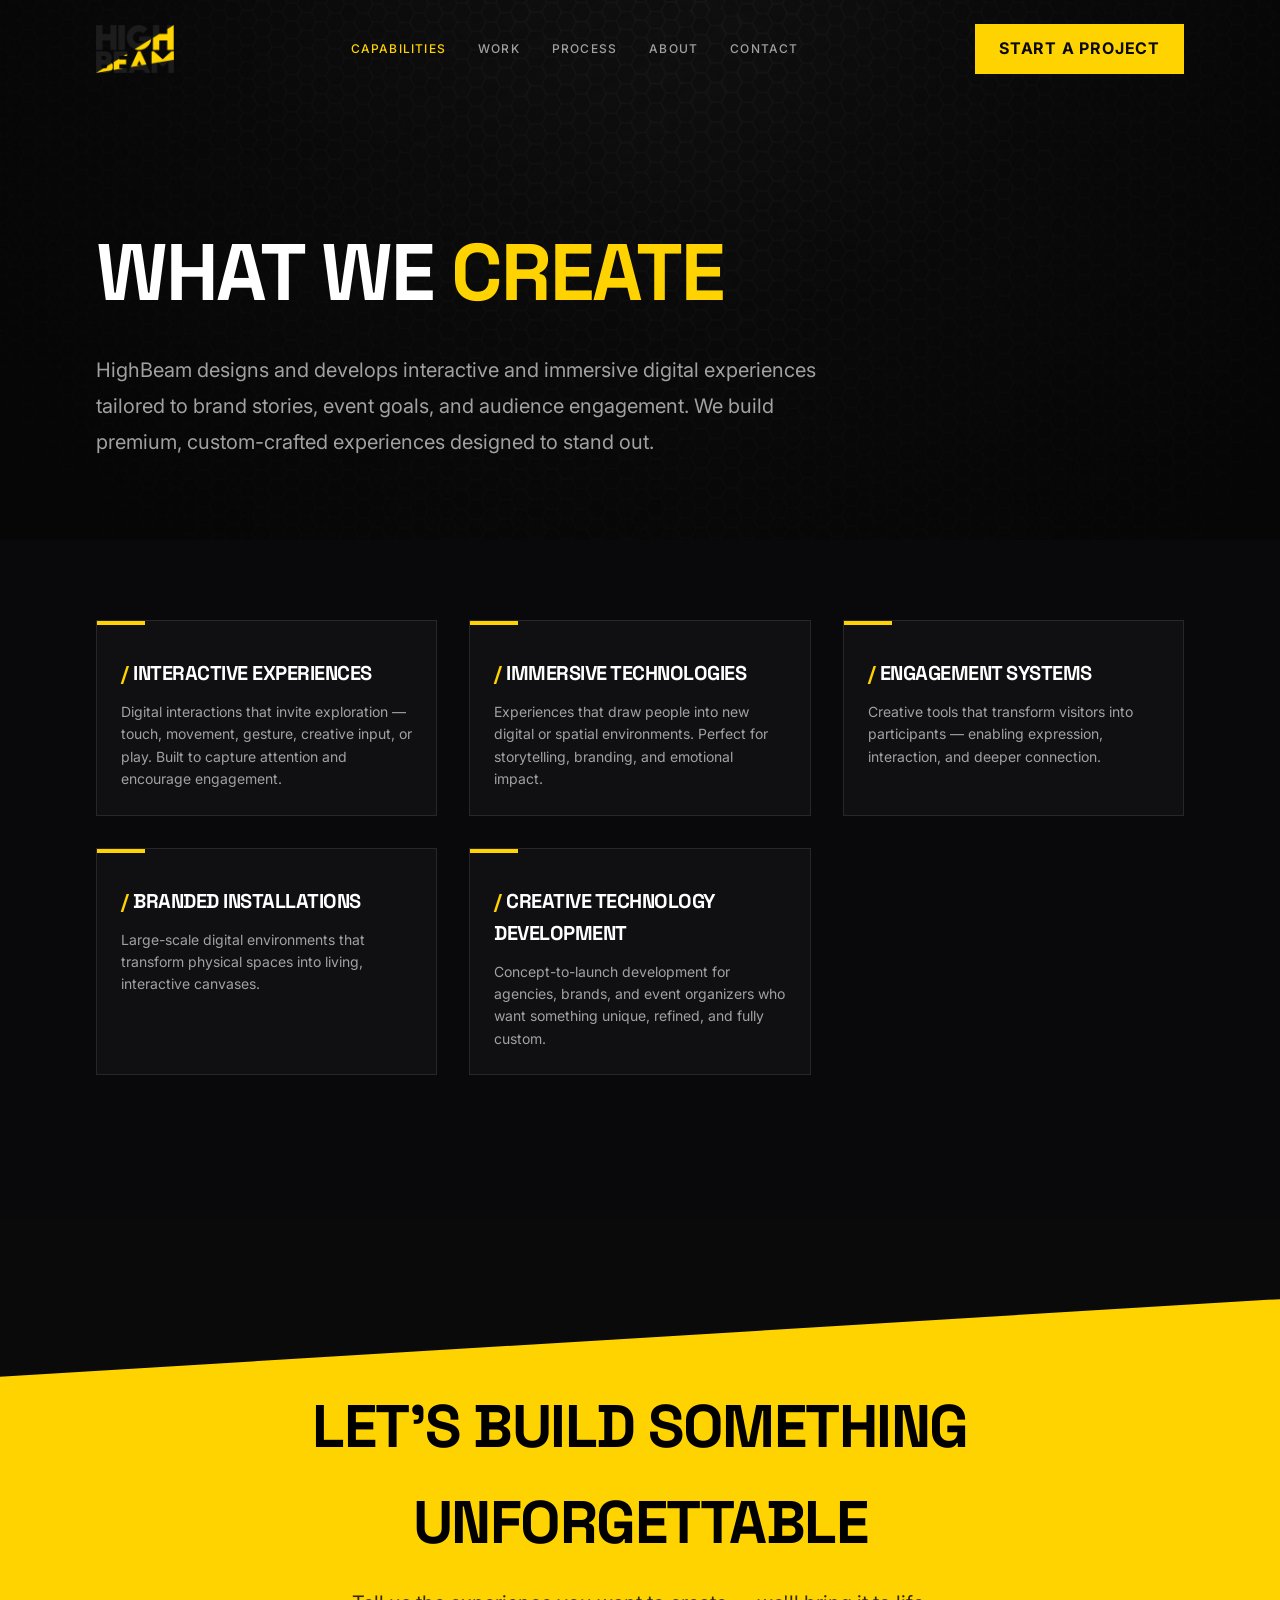
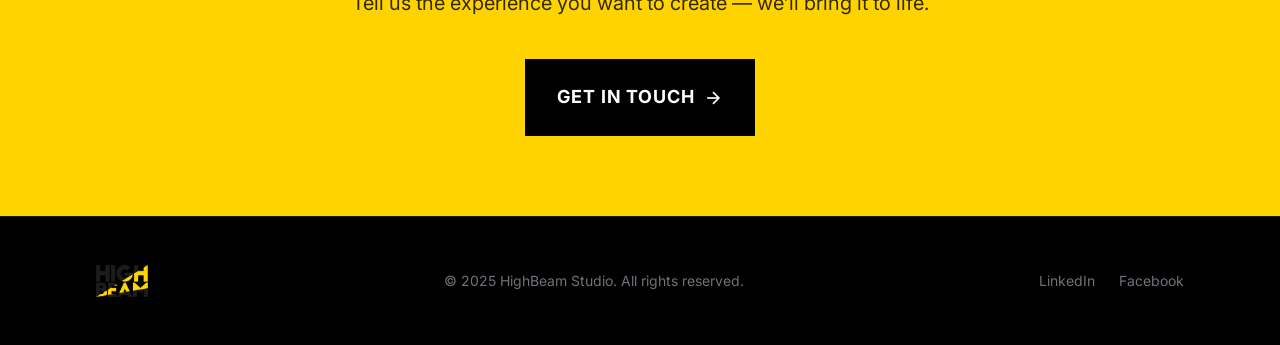
<file: static-site/capabilities.html>
<!DOCTYPE html>
<html lang="en">
<head>
  <meta charset="UTF-8">
  <meta name="viewport" content="width=device-width, initial-scale=1.0">
  <meta name="description" content="HighBeam creates interactive experiences, immersive technologies, engagement systems, and branded installations. Discover our capabilities.">
  <meta name="keywords" content="interactive experiences, immersive technology, digital installations, brand activations, VR, AR, event technology">
  <meta name="author" content="HighBeam Studio">
  
  <meta property="og:title" content="Capabilities - HighBeam Studio">
  <meta property="og:description" content="HighBeam creates interactive experiences, immersive technologies, engagement systems, and branded installations.">
  <meta property="og:type" content="website">
  <meta property="og:url" content="https://highbeam.studio/capabilities">
  <meta property="og:image" content="images/og-image.png">
  
  <meta name="twitter:card" content="summary_large_image">
  <meta name="twitter:title" content="Capabilities - HighBeam Studio">
  <meta name="twitter:description" content="HighBeam creates interactive experiences, immersive technologies, engagement systems, and branded installations.">
  <meta name="twitter:image" content="images/og-image.png">
  
  <title>Capabilities - HighBeam Studio</title>
  
  <link rel="icon" type="image/png" href="images/favicon.png">
  
  <link rel="preconnect" href="https://fonts.googleapis.com">
  <link rel="preconnect" href="https://fonts.gstatic.com" crossorigin>
  <link href="https://fonts.googleapis.com/css2?family=Inter:wght@400;500;600;700&family=Space+Grotesk:wght@400;500;600;700&display=swap" rel="stylesheet">
  
  <link rel="stylesheet" href="css/styles.css">
</head>
<body>
  <nav class="navbar">
    <div class="container navbar-inner">
      <a href="index.html" class="navbar-logo">
        <img src="images/logo.png" alt="HighBeam">
      </a>
      
      <div class="navbar-links">
        <a href="capabilities.html" class="active">Capabilities</a>
        <a href="work.html">Work</a>
        <a href="process.html">Process</a>
        <a href="about.html">About</a>
        <a href="contact.html">Contact</a>
      </div>
      
      <div class="navbar-cta">
        <a href="contact.html" class="btn btn-primary">Start a Project</a>
      </div>
      
      <button class="mobile-menu-btn" aria-label="Open menu">
        <svg width="24" height="24" viewBox="0 0 24 24" fill="none" stroke="currentColor" stroke-width="2">
          <line x1="3" y1="6" x2="21" y2="6"></line>
          <line x1="3" y1="12" x2="21" y2="12"></line>
          <line x1="3" y1="18" x2="21" y2="18"></line>
        </svg>
      </button>
    </div>
  </nav>
  
  <div class="mobile-overlay"></div>
  <div class="mobile-menu">
    <button class="mobile-menu-close" aria-label="Close menu" style="position: absolute; top: 2rem; right: 2rem; background: none; border: none; color: white; cursor: pointer;">
      <svg width="24" height="24" viewBox="0 0 24 24" fill="none" stroke="currentColor" stroke-width="2">
        <line x1="18" y1="6" x2="6" y2="18"></line>
        <line x1="6" y1="6" x2="18" y2="18"></line>
      </svg>
    </button>
    <a href="index.html">Home</a>
    <a href="capabilities.html">Capabilities</a>
    <a href="work.html">Work</a>
    <a href="process.html">Process</a>
    <a href="about.html">About</a>
    <a href="contact.html">Contact</a>
    <a href="contact.html" class="btn btn-primary" style="margin-top: 2rem;">Start a Project</a>
  </div>

  <section class="page-hero">
    <div class="page-hero-bg">
      <img src="images/subtle_dark_hexagonal_mesh_texture.png" alt="">
    </div>
    <div class="container page-hero-content">
      <h1 class="page-hero-title">What We <span style="color: var(--color-primary);">Create</span></h1>
      <p class="section-subtitle" style="max-width: 48rem;">HighBeam designs and develops interactive and immersive digital experiences tailored to brand stories, event goals, and audience engagement. We build premium, custom-crafted experiences designed to stand out.</p>
    </div>
  </section>

  <section class="section" style="background-color: var(--color-zinc-950);">
    <div class="container">
      <div class="grid-3" style="margin-bottom: 4rem;">
        <div class="card animate-on-scroll">
          <div class="card-accent"></div>
          <div class="card-content">
            <h3 class="card-title"><span style="color: var(--color-primary);">/</span> Interactive Experiences</h3>
            <p class="card-description">Digital interactions that invite exploration — touch, movement, gesture, creative input, or play. Built to capture attention and encourage engagement.</p>
          </div>
        </div>
        
        <div class="card animate-on-scroll">
          <div class="card-accent"></div>
          <div class="card-content">
            <h3 class="card-title"><span style="color: var(--color-primary);">/</span> Immersive Technologies</h3>
            <p class="card-description">Experiences that draw people into new digital or spatial environments. Perfect for storytelling, branding, and emotional impact.</p>
          </div>
        </div>
        
        <div class="card animate-on-scroll">
          <div class="card-accent"></div>
          <div class="card-content">
            <h3 class="card-title"><span style="color: var(--color-primary);">/</span> Engagement Systems</h3>
            <p class="card-description">Creative tools that transform visitors into participants — enabling expression, interaction, and deeper connection.</p>
          </div>
        </div>
        
        <div class="card animate-on-scroll">
          <div class="card-accent"></div>
          <div class="card-content">
            <h3 class="card-title"><span style="color: var(--color-primary);">/</span> Branded Installations</h3>
            <p class="card-description">Large-scale digital environments that transform physical spaces into living, interactive canvases.</p>
          </div>
        </div>
        
        <div class="card animate-on-scroll">
          <div class="card-accent"></div>
          <div class="card-content">
            <h3 class="card-title"><span style="color: var(--color-primary);">/</span> Creative Technology Development</h3>
            <p class="card-description">Concept-to-launch development for agencies, brands, and event organizers who want something unique, refined, and fully custom.</p>
          </div>
        </div>
      </div>
    </div>
  </section>

  <section class="cta-strip">
    <div class="container">
      <h2>Let's Build Something Unforgettable</h2>
      <p>Tell us the experience you want to create — we'll bring it to life.</p>
      <a href="contact.html" class="btn btn-dark btn-lg">
        Get in Touch
        <svg width="20" height="20" viewBox="0 0 24 24" fill="none" stroke="currentColor" stroke-width="2" style="margin-left: 0.5rem;">
          <line x1="5" y1="12" x2="19" y2="12"></line>
          <polyline points="12 5 19 12 12 19"></polyline>
        </svg>
      </a>
    </div>
  </section>

  <footer class="footer">
    <div class="container">
      <div class="footer-inner">
        <div class="footer-logo">
          <img src="images/logo.png" alt="HighBeam">
        </div>
        
        <div class="footer-copyright">
          &copy; 2025 HighBeam Studio. All rights reserved.
        </div>
        
        <div class="footer-social">
          <a href="https://linkedin.com/company/highbeamdigital" target="_blank" rel="noopener noreferrer">LinkedIn</a>
          <a href="https://www.facebook.com/highbeamtech" target="_blank" rel="noopener noreferrer">Facebook</a>
        </div>
      </div>
    </div>
  </footer>

  <script src="js/main.js"></script>
</body>
</html>
</file>
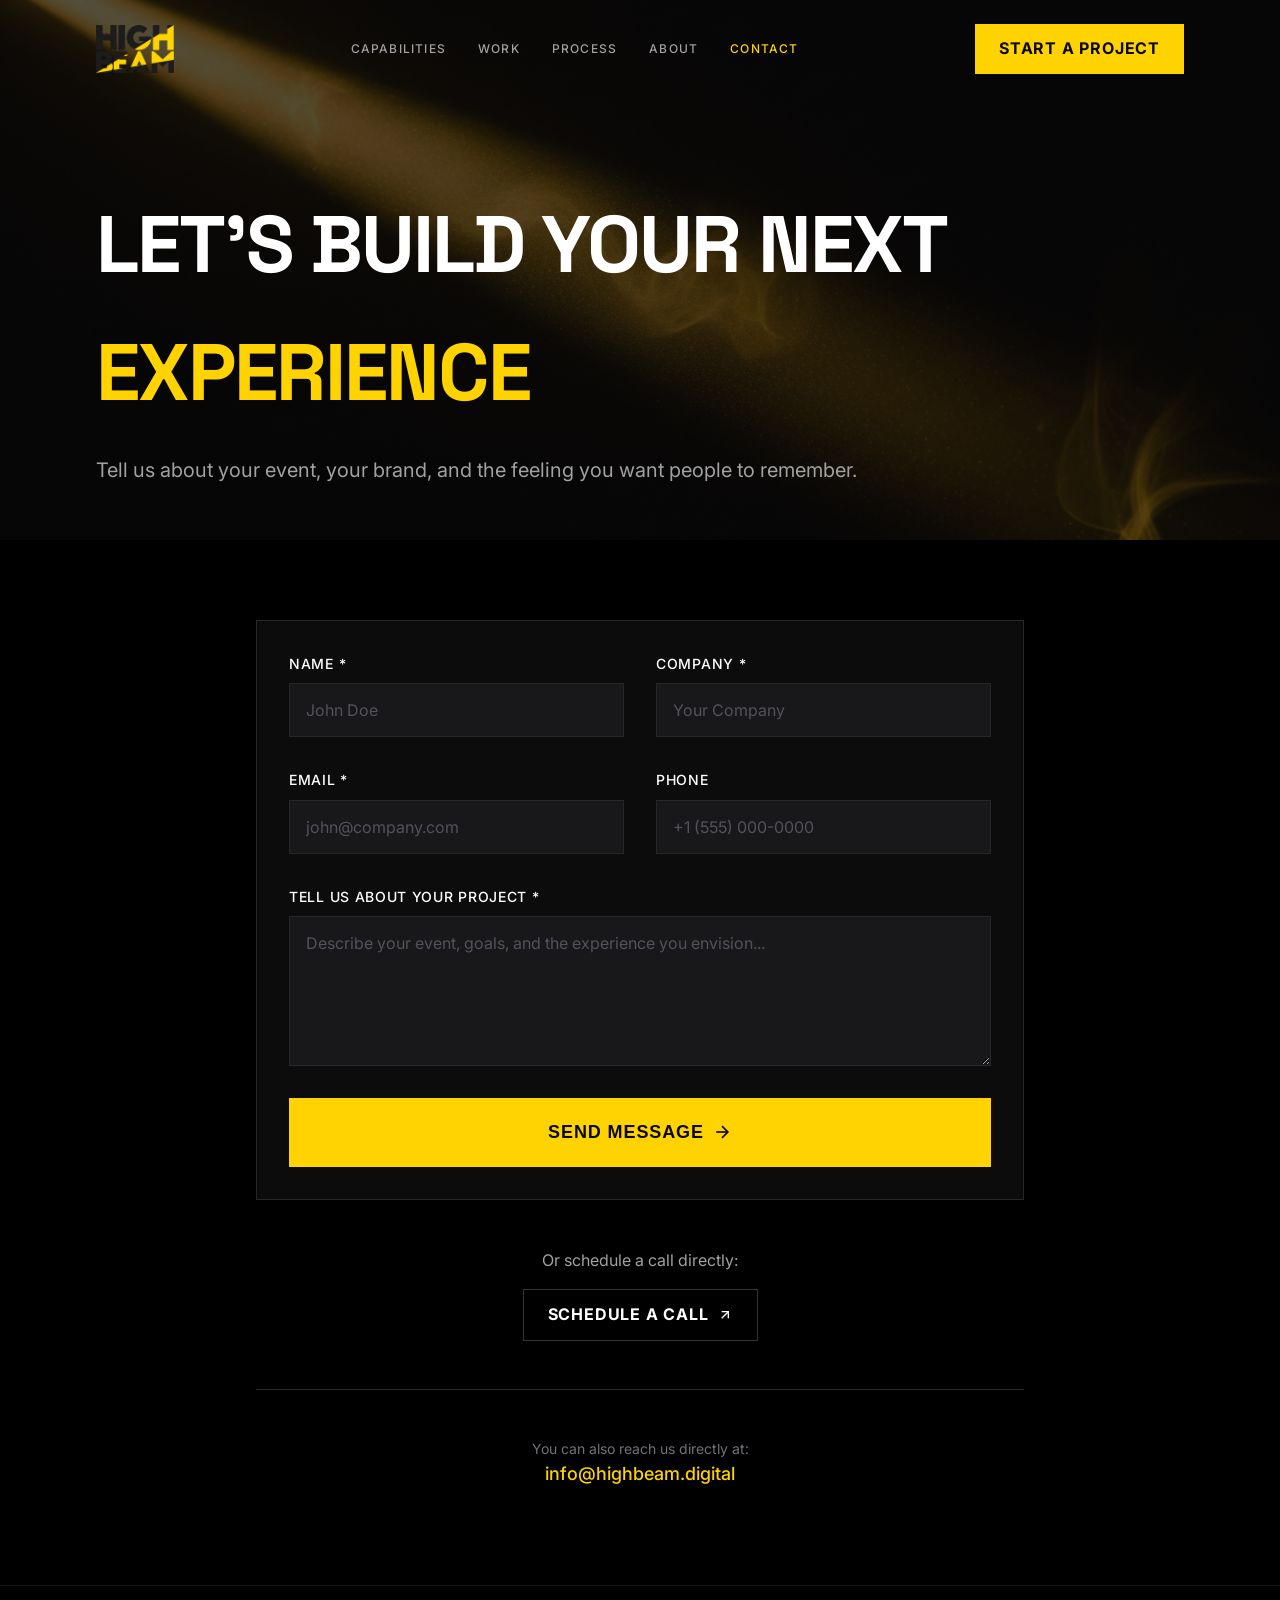
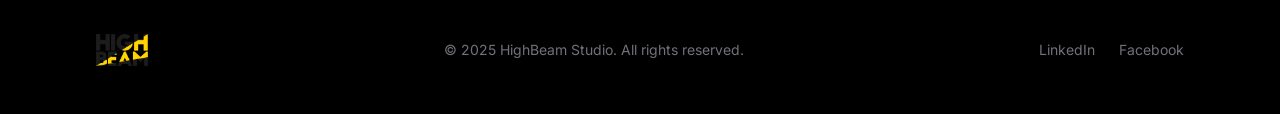
<file: static-site/contact.html>
<!DOCTYPE html>
<html lang="en">
<head>
  <meta charset="UTF-8">
  <meta name="viewport" content="width=device-width, initial-scale=1.0">
  <meta name="description" content="Contact HighBeam to start your next interactive or immersive experience project. Tell us about your event, brand, and vision.">
  <meta name="keywords" content="contact, interactive experiences, immersive technology, digital installations, brand activations">
  <meta name="author" content="HighBeam Studio">
  
  <meta property="og:title" content="Contact Us - HighBeam Studio">
  <meta property="og:description" content="Contact HighBeam to start your next interactive or immersive experience project.">
  <meta property="og:type" content="website">
  <meta property="og:url" content="https://highbeam.studio/contact">
  <meta property="og:image" content="images/og-image.png">
  
  <meta name="twitter:card" content="summary_large_image">
  <meta name="twitter:title" content="Contact Us - HighBeam Studio">
  <meta name="twitter:description" content="Contact HighBeam to start your next interactive or immersive experience project.">
  <meta name="twitter:image" content="images/og-image.png">
  
  <title>Contact Us - HighBeam Studio</title>
  
  <link rel="icon" type="image/png" href="images/favicon.png">
  
  <link rel="preconnect" href="https://fonts.googleapis.com">
  <link rel="preconnect" href="https://fonts.gstatic.com" crossorigin>
  <link href="https://fonts.googleapis.com/css2?family=Inter:wght@400;500;600;700&family=Space+Grotesk:wght@400;500;600;700&display=swap" rel="stylesheet">
  
  <link rel="stylesheet" href="css/styles.css">
</head>
<body>
  <nav class="navbar">
    <div class="container navbar-inner">
      <a href="index.html" class="navbar-logo">
        <img src="images/logo.png" alt="HighBeam">
      </a>
      
      <div class="navbar-links">
        <a href="capabilities.html">Capabilities</a>
        <a href="work.html">Work</a>
        <a href="process.html">Process</a>
        <a href="about.html">About</a>
        <a href="contact.html" class="active">Contact</a>
      </div>
      
      <div class="navbar-cta">
        <a href="contact.html" class="btn btn-primary">Start a Project</a>
      </div>
      
      <button class="mobile-menu-btn" aria-label="Open menu">
        <svg width="24" height="24" viewBox="0 0 24 24" fill="none" stroke="currentColor" stroke-width="2">
          <line x1="3" y1="6" x2="21" y2="6"></line>
          <line x1="3" y1="12" x2="21" y2="12"></line>
          <line x1="3" y1="18" x2="21" y2="18"></line>
        </svg>
      </button>
    </div>
  </nav>
  
  <div class="mobile-overlay"></div>
  <div class="mobile-menu">
    <button class="mobile-menu-close" aria-label="Close menu" style="position: absolute; top: 2rem; right: 2rem; background: none; border: none; color: white; cursor: pointer;">
      <svg width="24" height="24" viewBox="0 0 24 24" fill="none" stroke="currentColor" stroke-width="2">
        <line x1="18" y1="6" x2="6" y2="18"></line>
        <line x1="6" y1="6" x2="18" y2="18"></line>
      </svg>
    </button>
    <a href="index.html">Home</a>
    <a href="capabilities.html">Capabilities</a>
    <a href="work.html">Work</a>
    <a href="process.html">Process</a>
    <a href="about.html">About</a>
    <a href="contact.html">Contact</a>
    <a href="contact.html" class="btn btn-primary" style="margin-top: 2rem;">Start a Project</a>
  </div>

  <section class="page-hero">
    <div class="page-hero-bg">
      <img src="images/single_beam_of_light_in_darkness.png" alt="">
    </div>
    <div class="container page-hero-content">
      <h1 class="page-hero-title">Let's Build Your Next <span style="color: var(--color-primary);">Experience</span></h1>
      <p class="section-subtitle" style="max-width: 48rem;">Tell us about your event, your brand, and the feeling you want people to remember.</p>
    </div>
  </section>

  <section class="section" style="background-color: #000000; padding-bottom: 6rem;">
    <div class="container">
      <div style="max-width: 48rem; margin: 0 auto;">
        <div style="background-color: rgba(24, 24, 27, 0.5); padding: 2rem; border: 1px solid var(--color-zinc-800);">
          <form id="contact-form" action="php/contact.php" method="POST">
            <div class="grid-2" style="gap: 2rem; margin-bottom: 2rem;">
              <div class="form-group" style="margin-bottom: 0;">
                <label for="name" class="form-label">Name *</label>
                <input type="text" id="name" name="name" class="form-input" placeholder="John Doe" required>
              </div>
              
              <div class="form-group" style="margin-bottom: 0;">
                <label for="company" class="form-label">Company *</label>
                <input type="text" id="company" name="company" class="form-input" placeholder="Your Company" required>
              </div>
            </div>
            
            <div class="grid-2" style="gap: 2rem; margin-bottom: 2rem;">
              <div class="form-group" style="margin-bottom: 0;">
                <label for="email" class="form-label">Email *</label>
                <input type="email" id="email" name="email" class="form-input" placeholder="john@company.com" required>
              </div>
              
              <div class="form-group" style="margin-bottom: 0;">
                <label for="phone" class="form-label">Phone</label>
                <input type="tel" id="phone" name="phone" class="form-input" placeholder="+1 (555) 000-0000">
              </div>
            </div>
            
            <div class="form-group">
              <label for="description" class="form-label">Tell Us About Your Project *</label>
              <textarea id="description" name="description" class="form-textarea" placeholder="Describe your event, goals, and the experience you envision..." required></textarea>
            </div>
            
            <button type="submit" class="btn btn-primary btn-lg" style="width: 100%;">
              Send Message
              <svg width="20" height="20" viewBox="0 0 24 24" fill="none" stroke="currentColor" stroke-width="2" style="margin-left: 0.5rem;">
                <line x1="5" y1="12" x2="19" y2="12"></line>
                <polyline points="12 5 19 12 12 19"></polyline>
              </svg>
            </button>
          </form>
        </div>
        
        <div style="text-align: center; margin-top: 3rem;">
          <p style="color: var(--color-zinc-400); margin-bottom: 1rem;">Or schedule a call directly:</p>
          <a href="https://calendly.com/high-beam/30min" target="_blank" rel="noopener noreferrer" class="btn btn-outline">
            Schedule a Call
            <svg width="16" height="16" viewBox="0 0 24 24" fill="none" stroke="currentColor" stroke-width="2" style="margin-left: 0.5rem;">
              <line x1="7" y1="17" x2="17" y2="7"></line>
              <polyline points="7 7 17 7 17 17"></polyline>
            </svg>
          </a>
        </div>
        
        <div style="text-align: center; margin-top: 3rem; padding-top: 3rem; border-top: 1px solid var(--color-zinc-800);">
          <p style="color: var(--color-zinc-500); font-size: 0.875rem;">You can also reach us directly at:</p>
          <a href="mailto:info@highbeam.digital" style="color: var(--color-primary); font-size: 1.125rem; font-weight: 500;">info@highbeam.digital</a>
        </div>
      </div>
    </div>
  </section>

  <footer class="footer">
    <div class="container">
      <div class="footer-inner">
        <div class="footer-logo">
          <img src="images/logo.png" alt="HighBeam">
        </div>
        
        <div class="footer-copyright">
          &copy; 2025 HighBeam Studio. All rights reserved.
        </div>
        
        <div class="footer-social">
          <a href="https://linkedin.com/company/highbeamdigital" target="_blank" rel="noopener noreferrer">LinkedIn</a>
          <a href="https://www.facebook.com/highbeamtech" target="_blank" rel="noopener noreferrer">Facebook</a>
        </div>
      </div>
    </div>
  </footer>

  <script src="js/main.js"></script>
</body>
</html>
</file>
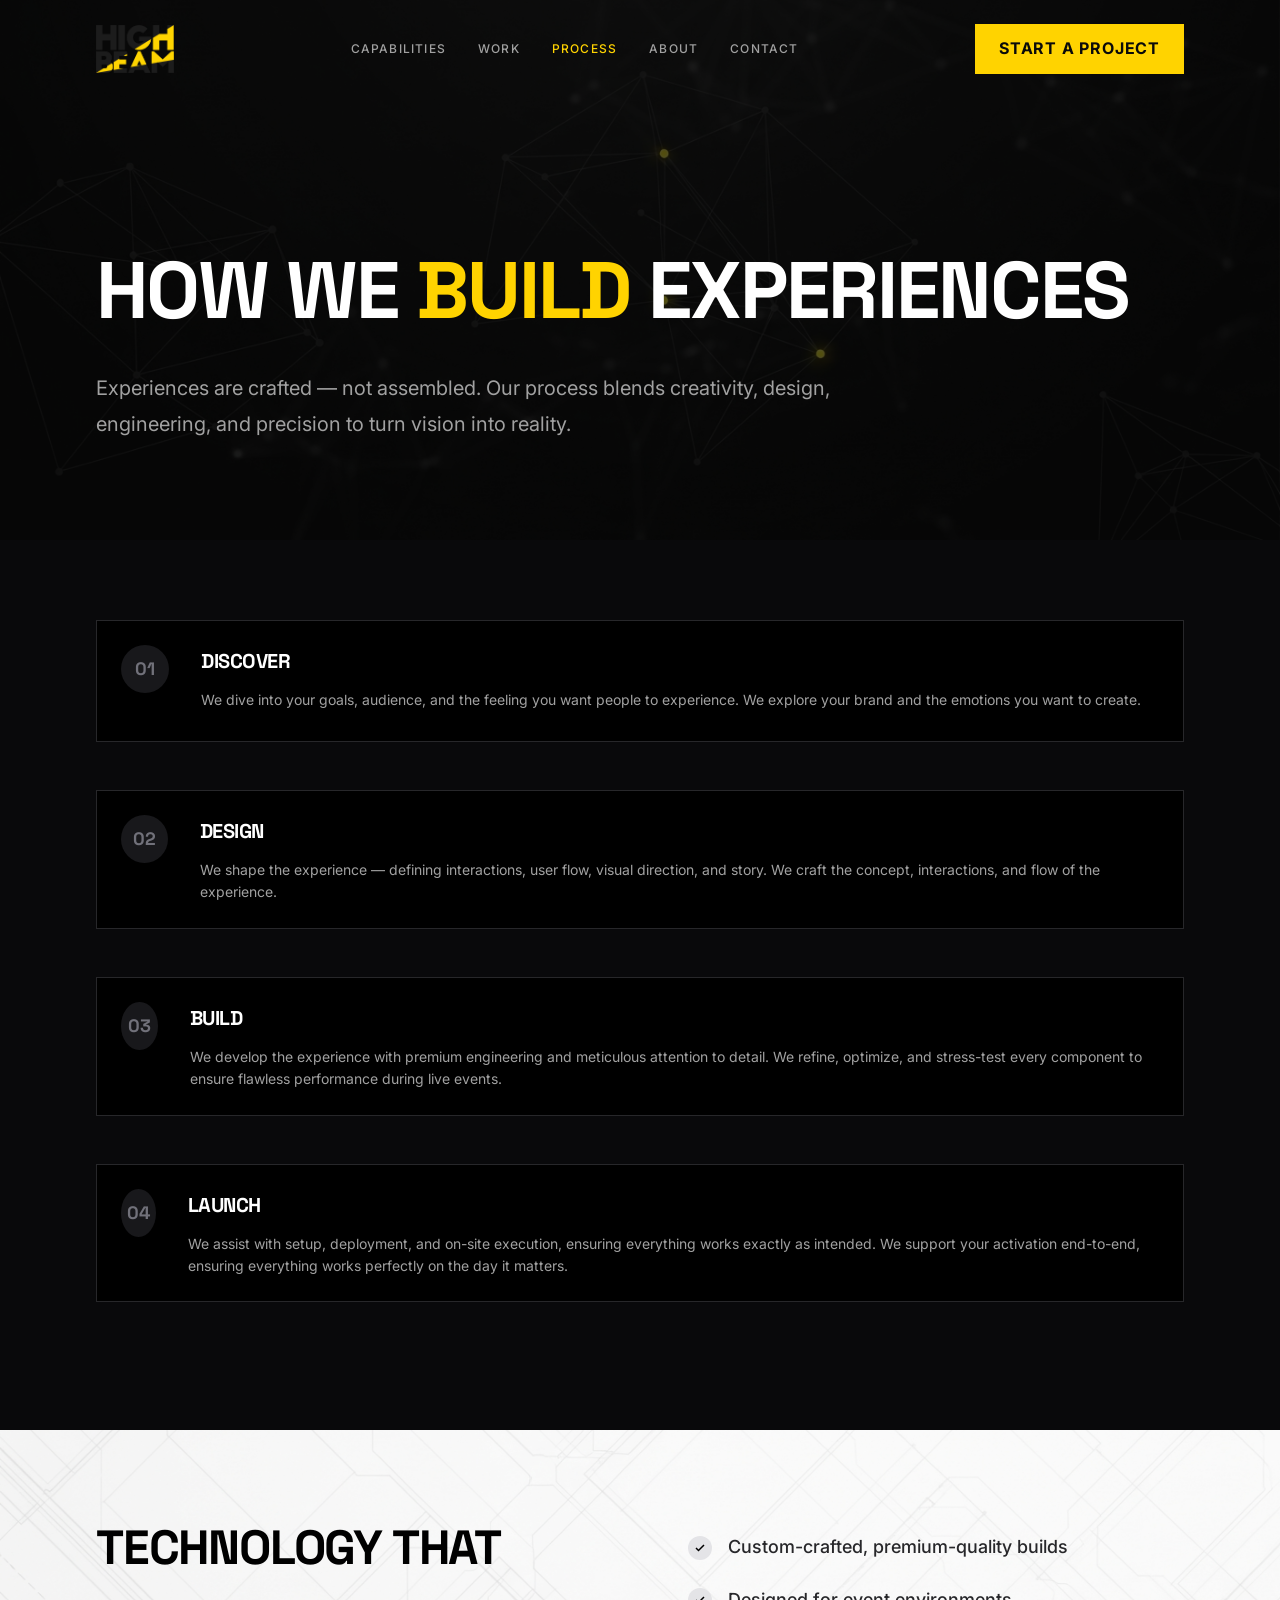
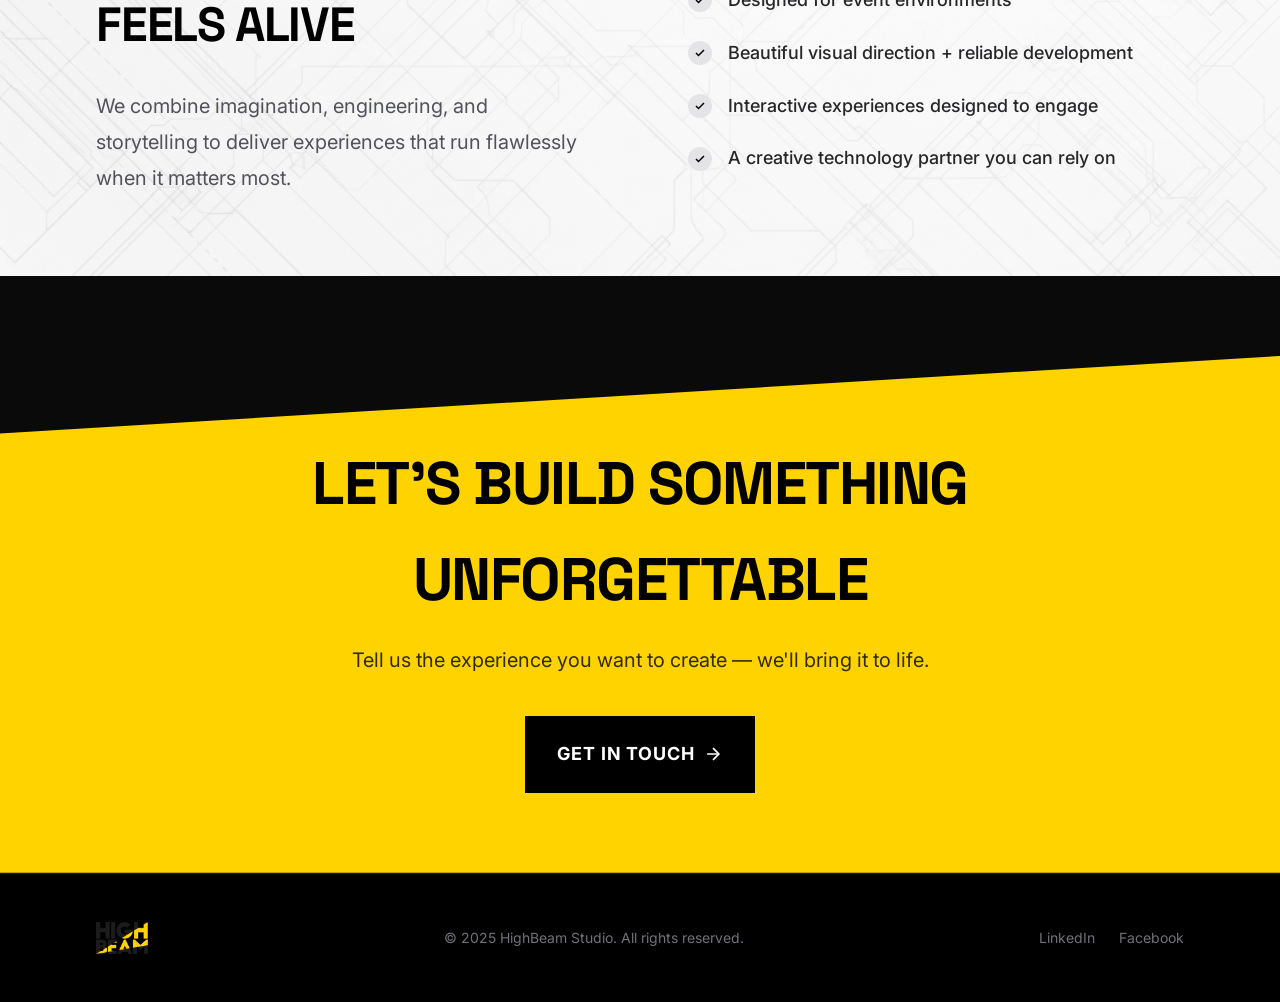
<file: static-site/process.html>
<!DOCTYPE html>
<html lang="en">
<head>
  <meta charset="UTF-8">
  <meta name="viewport" content="width=device-width, initial-scale=1.0">
  <meta name="description" content="Our process blends creativity, design, engineering, and precision to turn vision into reality. Discover, Design, Build, Launch.">
  <meta name="keywords" content="interactive experiences, immersive technology, digital installations, brand activations, VR, AR, event technology">
  <meta name="author" content="HighBeam Studio">
  
  <meta property="og:title" content="Our Process - HighBeam Studio">
  <meta property="og:description" content="Our process blends creativity, design, engineering, and precision to turn vision into reality.">
  <meta property="og:type" content="website">
  <meta property="og:url" content="https://highbeam.studio/process">
  <meta property="og:image" content="images/og-image.png">
  
  <meta name="twitter:card" content="summary_large_image">
  <meta name="twitter:title" content="Our Process - HighBeam Studio">
  <meta name="twitter:description" content="Our process blends creativity, design, engineering, and precision to turn vision into reality.">
  <meta name="twitter:image" content="images/og-image.png">
  
  <title>Our Process - HighBeam Studio</title>
  
  <link rel="icon" type="image/png" href="images/favicon.png">
  
  <link rel="preconnect" href="https://fonts.googleapis.com">
  <link rel="preconnect" href="https://fonts.gstatic.com" crossorigin>
  <link href="https://fonts.googleapis.com/css2?family=Inter:wght@400;500;600;700&family=Space+Grotesk:wght@400;500;600;700&display=swap" rel="stylesheet">
  
  <link rel="stylesheet" href="css/styles.css">
</head>
<body>
  <nav class="navbar">
    <div class="container navbar-inner">
      <a href="index.html" class="navbar-logo">
        <img src="images/logo.png" alt="HighBeam">
      </a>
      
      <div class="navbar-links">
        <a href="capabilities.html">Capabilities</a>
        <a href="work.html">Work</a>
        <a href="process.html" class="active">Process</a>
        <a href="about.html">About</a>
        <a href="contact.html">Contact</a>
      </div>
      
      <div class="navbar-cta">
        <a href="contact.html" class="btn btn-primary">Start a Project</a>
      </div>
      
      <button class="mobile-menu-btn" aria-label="Open menu">
        <svg width="24" height="24" viewBox="0 0 24 24" fill="none" stroke="currentColor" stroke-width="2">
          <line x1="3" y1="6" x2="21" y2="6"></line>
          <line x1="3" y1="12" x2="21" y2="12"></line>
          <line x1="3" y1="18" x2="21" y2="18"></line>
        </svg>
      </button>
    </div>
  </nav>
  
  <div class="mobile-overlay"></div>
  <div class="mobile-menu">
    <button class="mobile-menu-close" aria-label="Close menu" style="position: absolute; top: 2rem; right: 2rem; background: none; border: none; color: white; cursor: pointer;">
      <svg width="24" height="24" viewBox="0 0 24 24" fill="none" stroke="currentColor" stroke-width="2">
        <line x1="18" y1="6" x2="6" y2="18"></line>
        <line x1="6" y1="6" x2="18" y2="18"></line>
      </svg>
    </button>
    <a href="index.html">Home</a>
    <a href="capabilities.html">Capabilities</a>
    <a href="work.html">Work</a>
    <a href="process.html">Process</a>
    <a href="about.html">About</a>
    <a href="contact.html">Contact</a>
    <a href="contact.html" class="btn btn-primary" style="margin-top: 2rem;">Start a Project</a>
  </div>

  <section class="page-hero">
    <div class="page-hero-bg">
      <img src="images/abstract_schematic_lines_and_nodes.png" alt="">
    </div>
    <div class="container page-hero-content">
      <h1 class="page-hero-title">How We <span style="color: var(--color-primary);">Build</span> Experiences</h1>
      <p class="section-subtitle" style="max-width: 48rem;">Experiences are crafted — not assembled. Our process blends creativity, design, engineering, and precision to turn vision into reality.</p>
    </div>
  </section>

  <section class="section" style="background-color: var(--color-zinc-950);">
    <div class="container">
      <div class="process-steps-vertical">
        <div class="process-step animate-on-scroll">
          <div class="process-number">01</div>
          <div class="process-content">
            <h3>Discover</h3>
            <p>We dive into your goals, audience, and the feeling you want people to experience. We explore your brand and the emotions you want to create.</p>
          </div>
        </div>
        
        <div class="process-step animate-on-scroll">
          <div class="process-number">02</div>
          <div class="process-content">
            <h3>Design</h3>
            <p>We shape the experience — defining interactions, user flow, visual direction, and story. We craft the concept, interactions, and flow of the experience.</p>
          </div>
        </div>
        
        <div class="process-step animate-on-scroll">
          <div class="process-number">03</div>
          <div class="process-content">
            <h3>Build</h3>
            <p>We develop the experience with premium engineering and meticulous attention to detail. We refine, optimize, and stress-test every component to ensure flawless performance during live events.</p>
          </div>
        </div>
        
        <div class="process-step animate-on-scroll">
          <div class="process-number">04</div>
          <div class="process-content">
            <h3>Launch</h3>
            <p>We assist with setup, deployment, and on-site execution, ensuring everything works exactly as intended. We support your activation end-to-end, ensuring everything works perfectly on the day it matters.</p>
          </div>
        </div>
      </div>
    </div>
  </section>

  <section class="section why-highbeam">
    <div class="container">
      <div class="why-grid">
        <div class="why-content">
          <h2>Technology That Feels Alive</h2>
          <p>We combine imagination, engineering, and storytelling to deliver experiences that run flawlessly when it matters most.</p>
        </div>
        
        <div class="why-reasons">
          <div class="reason-item">
            <div class="reason-check">
              <svg width="12" height="12" viewBox="0 0 24 24" fill="none" stroke="currentColor" stroke-width="3">
                <polyline points="20 6 9 17 4 12"></polyline>
              </svg>
            </div>
            <span>Custom-crafted, premium-quality builds</span>
          </div>
          
          <div class="reason-item">
            <div class="reason-check">
              <svg width="12" height="12" viewBox="0 0 24 24" fill="none" stroke="currentColor" stroke-width="3">
                <polyline points="20 6 9 17 4 12"></polyline>
              </svg>
            </div>
            <span>Designed for event environments</span>
          </div>
          
          <div class="reason-item">
            <div class="reason-check">
              <svg width="12" height="12" viewBox="0 0 24 24" fill="none" stroke="currentColor" stroke-width="3">
                <polyline points="20 6 9 17 4 12"></polyline>
              </svg>
            </div>
            <span>Beautiful visual direction + reliable development</span>
          </div>
          
          <div class="reason-item">
            <div class="reason-check">
              <svg width="12" height="12" viewBox="0 0 24 24" fill="none" stroke="currentColor" stroke-width="3">
                <polyline points="20 6 9 17 4 12"></polyline>
              </svg>
            </div>
            <span>Interactive experiences designed to engage</span>
          </div>
          
          <div class="reason-item">
            <div class="reason-check">
              <svg width="12" height="12" viewBox="0 0 24 24" fill="none" stroke="currentColor" stroke-width="3">
                <polyline points="20 6 9 17 4 12"></polyline>
              </svg>
            </div>
            <span>A creative technology partner you can rely on</span>
          </div>
        </div>
      </div>
    </div>
  </section>

  <section class="cta-strip">
    <div class="container">
      <h2>Let's Build Something Unforgettable</h2>
      <p>Tell us the experience you want to create — we'll bring it to life.</p>
      <a href="contact.html" class="btn btn-dark btn-lg">
        Get in Touch
        <svg width="20" height="20" viewBox="0 0 24 24" fill="none" stroke="currentColor" stroke-width="2" style="margin-left: 0.5rem;">
          <line x1="5" y1="12" x2="19" y2="12"></line>
          <polyline points="12 5 19 12 12 19"></polyline>
        </svg>
      </a>
    </div>
  </section>

  <footer class="footer">
    <div class="container">
      <div class="footer-inner">
        <div class="footer-logo">
          <img src="images/logo.png" alt="HighBeam">
        </div>
        
        <div class="footer-copyright">
          &copy; 2025 HighBeam Studio. All rights reserved.
        </div>
        
        <div class="footer-social">
          <a href="https://linkedin.com/company/highbeamdigital" target="_blank" rel="noopener noreferrer">LinkedIn</a>
          <a href="https://www.facebook.com/highbeamtech" target="_blank" rel="noopener noreferrer">Facebook</a>
        </div>
      </div>
    </div>
  </footer>

  <script src="js/main.js"></script>
</body>
</html>
</file>
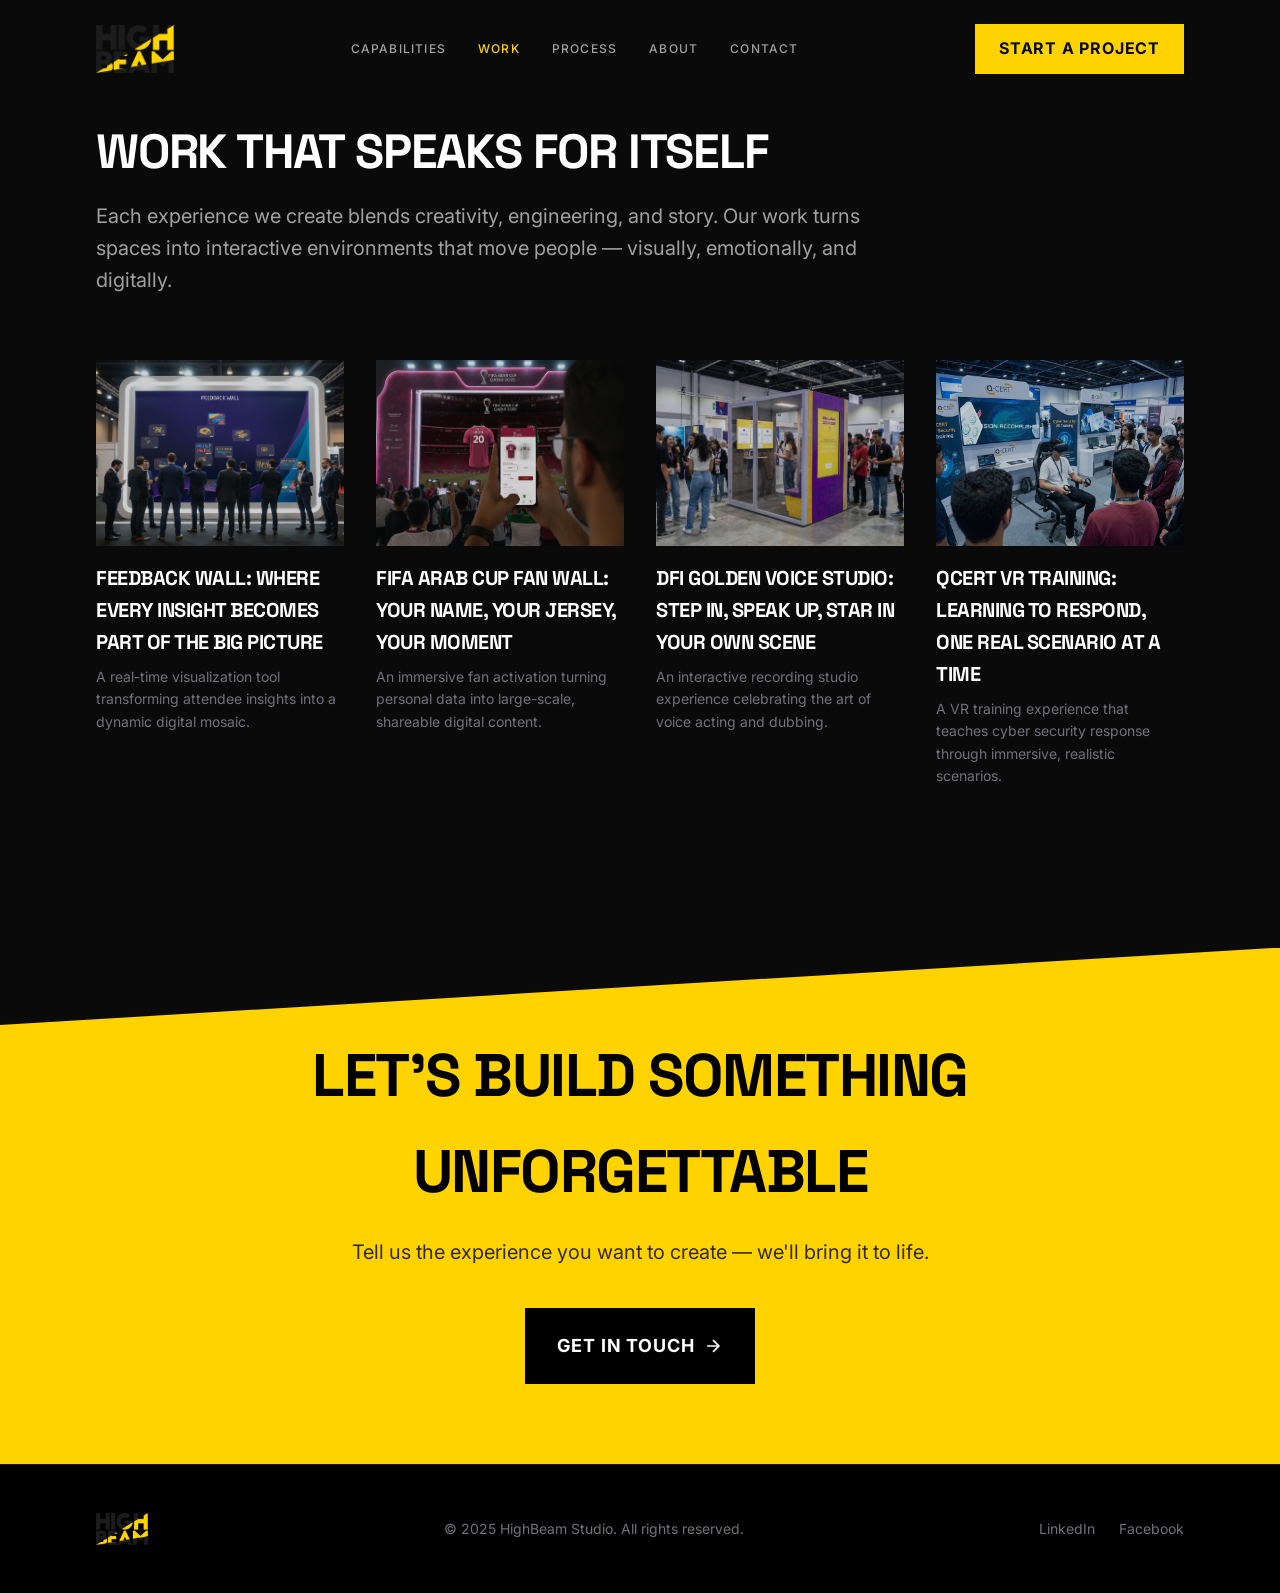
<file: static-site/work.html>
<!DOCTYPE html>
<html lang="en">
<head>
  <meta charset="UTF-8">
  <meta name="viewport" content="width=device-width, initial-scale=1.0">
  <meta name="description" content="Explore HighBeam's portfolio of interactive and immersive digital experiences - from fan walls to VR training simulations.">
  <meta name="keywords" content="interactive experiences, immersive technology, digital installations, brand activations, VR, AR, event technology">
  <meta name="author" content="HighBeam Studio">
  
  <meta property="og:title" content="Our Work | HighBeam">
  <meta property="og:description" content="Explore HighBeam's portfolio of interactive and immersive digital experiences.">
  <meta property="og:type" content="website">
  <meta property="og:url" content="https://highbeam.studio/work">
  <meta property="og:image" content="images/og-image.png">
  
  <meta name="twitter:card" content="summary_large_image">
  <meta name="twitter:title" content="Our Work | HighBeam">
  <meta name="twitter:description" content="Explore HighBeam's portfolio of interactive and immersive digital experiences.">
  <meta name="twitter:image" content="images/og-image.png">
  
  <title>Our Work | HighBeam</title>
  
  <link rel="icon" type="image/png" href="images/favicon.png">
  
  <link rel="preconnect" href="https://fonts.googleapis.com">
  <link rel="preconnect" href="https://fonts.gstatic.com" crossorigin>
  <link href="https://fonts.googleapis.com/css2?family=Inter:wght@400;500;600;700&family=Space+Grotesk:wght@400;500;600;700&display=swap" rel="stylesheet">
  
  <link rel="stylesheet" href="css/styles.css">
</head>
<body>
  <nav class="navbar">
    <div class="container navbar-inner">
      <a href="index.html" class="navbar-logo">
        <img src="images/logo.png" alt="HighBeam">
      </a>
      
      <div class="navbar-links">
        <a href="capabilities.html">Capabilities</a>
        <a href="work.html" class="active">Work</a>
        <a href="process.html">Process</a>
        <a href="about.html">About</a>
        <a href="contact.html">Contact</a>
      </div>
      
      <div class="navbar-cta">
        <a href="contact.html" class="btn btn-primary">Start a Project</a>
      </div>
      
      <button class="mobile-menu-btn" aria-label="Open menu">
        <svg width="24" height="24" viewBox="0 0 24 24" fill="none" stroke="currentColor" stroke-width="2">
          <line x1="3" y1="6" x2="21" y2="6"></line>
          <line x1="3" y1="12" x2="21" y2="12"></line>
          <line x1="3" y1="18" x2="21" y2="18"></line>
        </svg>
      </button>
    </div>
  </nav>
  
  <div class="mobile-overlay"></div>
  <div class="mobile-menu">
    <button class="mobile-menu-close" aria-label="Close menu" style="position: absolute; top: 2rem; right: 2rem; background: none; border: none; color: white; cursor: pointer;">
      <svg width="24" height="24" viewBox="0 0 24 24" fill="none" stroke="currentColor" stroke-width="2">
        <line x1="18" y1="6" x2="6" y2="18"></line>
        <line x1="6" y1="6" x2="18" y2="18"></line>
      </svg>
    </button>
    <a href="index.html">Home</a>
    <a href="capabilities.html">Capabilities</a>
    <a href="work.html">Work</a>
    <a href="process.html">Process</a>
    <a href="about.html">About</a>
    <a href="contact.html">Contact</a>
    <a href="contact.html" class="btn btn-primary" style="margin-top: 2rem;">Start a Project</a>
  </div>

  <section class="section" style="padding-top: 8rem;">
    <div class="container">
      <div class="section-header" style="max-width: 48rem; margin-bottom: 4rem;">
        <h1 style="font-size: 3rem; line-height: 1; margin-bottom: 1.5rem; color: white;">Work That Speaks for Itself</h1>
        <p style="font-size: 1.25rem; color: var(--color-zinc-400); line-height: 1.6;">
          Each experience we create blends creativity, engineering, and story. Our work turns spaces into interactive environments that move people — visually, emotionally, and digitally.
        </p>
      </div>

      <div class="work-grid">
        <a href="work/feedback-wall.html" class="work-card">
          <div class="work-image">
            <img src="images/feedback-wall.png" alt="Feedback Wall NCSA">
          </div>
          <div class="work-info">
            <h3>FEEDBACK WALL: Where Every Insight Becomes Part of the Big Picture</h3>
            <p>A real-time visualization tool transforming attendee insights into a dynamic digital mosaic.</p>
          </div>
        </a>
        
        <a href="work/fifa-fan-wall.html" class="work-card">
          <div class="work-image">
            <img src="images/fifa-fan-wall.png" alt="FIFA Arab Cup Fan Wall">
          </div>
          <div class="work-info">
            <h3>FIFA ARAB CUP FAN WALL: Your Name, Your Jersey, Your Moment</h3>
            <p>An immersive fan activation turning personal data into large-scale, shareable digital content.</p>
          </div>
        </a>
        
        <a href="work/golden-voice.html" class="work-card">
          <div class="work-image">
            <img src="images/golden-voice.png" alt="DFI Golden Voice Studio">
          </div>
          <div class="work-info">
            <h3>DFI GOLDEN VOICE STUDIO: Step In, Speak Up, Star in Your Own Scene</h3>
            <p>An interactive recording studio experience celebrating the art of voice acting and dubbing.</p>
          </div>
        </a>
        
        <a href="work/qcert-vr.html" class="work-card">
          <div class="work-image">
            <img src="images/qcert-vr.jpg" alt="QCERT VR Training">
          </div>
          <div class="work-info">
            <h3>QCERT VR TRAINING: Learning to Respond, One Real Scenario at a Time</h3>
            <p>A VR training experience that teaches cyber security response through immersive, realistic scenarios.</p>
          </div>
        </a>
      </div>
    </div>
  </section>

  <section class="cta-strip">
    <div class="container">
      <h2>Let's Build Something Unforgettable</h2>
      <p>Tell us the experience you want to create — we'll bring it to life.</p>
      <a href="contact.html" class="btn btn-dark btn-lg">
        Get in Touch
        <svg width="20" height="20" viewBox="0 0 24 24" fill="none" stroke="currentColor" stroke-width="2" style="margin-left: 0.5rem;">
          <line x1="5" y1="12" x2="19" y2="12"></line>
          <polyline points="12 5 19 12 12 19"></polyline>
        </svg>
      </a>
    </div>
  </section>

  <footer class="footer">
    <div class="container">
      <div class="footer-inner">
        <div class="footer-logo">
          <img src="images/logo.png" alt="HighBeam">
        </div>
        
        <div class="footer-copyright">
          &copy; 2025 HighBeam Studio. All rights reserved.
        </div>
        
        <div class="footer-social">
          <a href="https://linkedin.com/company/highbeamdigital" target="_blank" rel="noopener noreferrer">LinkedIn</a>
          <a href="https://www.facebook.com/highbeamtech" target="_blank" rel="noopener noreferrer">Facebook</a>
        </div>
      </div>
    </div>
  </footer>

  <script src="js/main.js"></script>
</body>
</html>
</file>
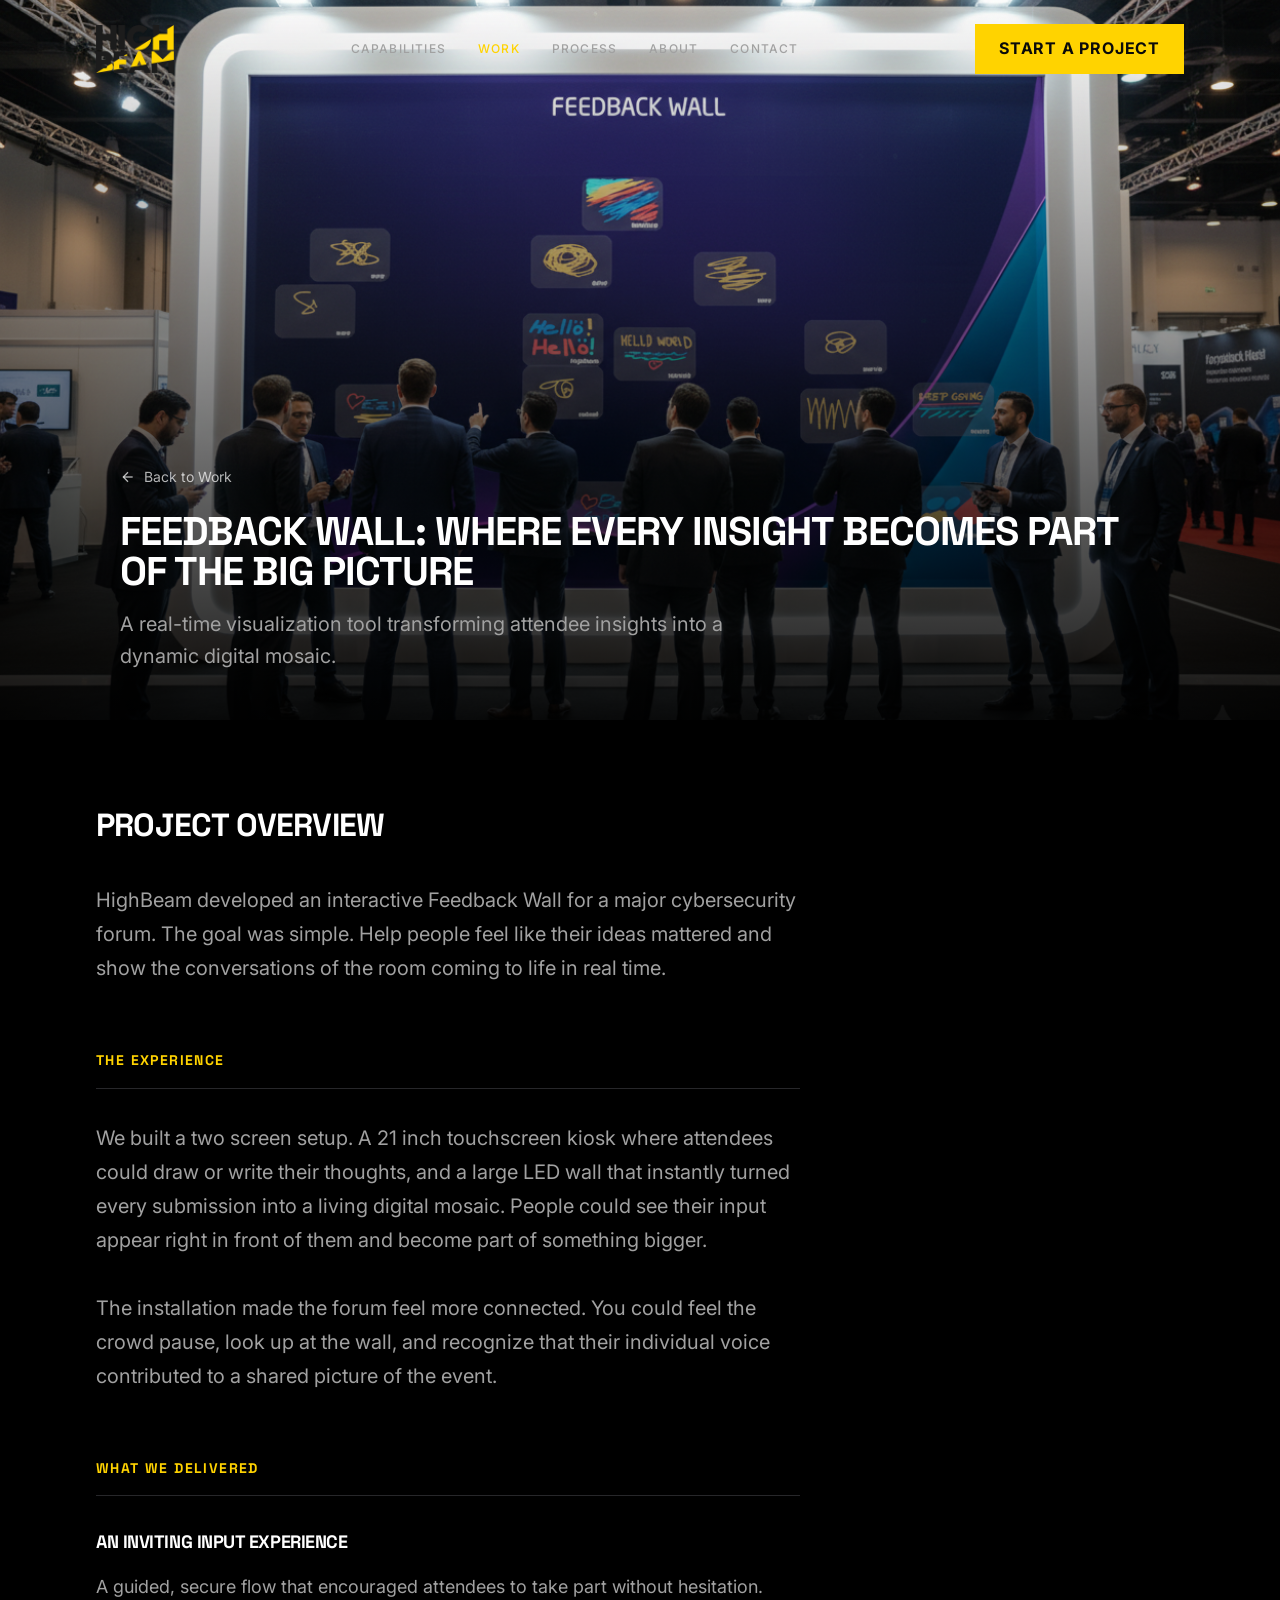
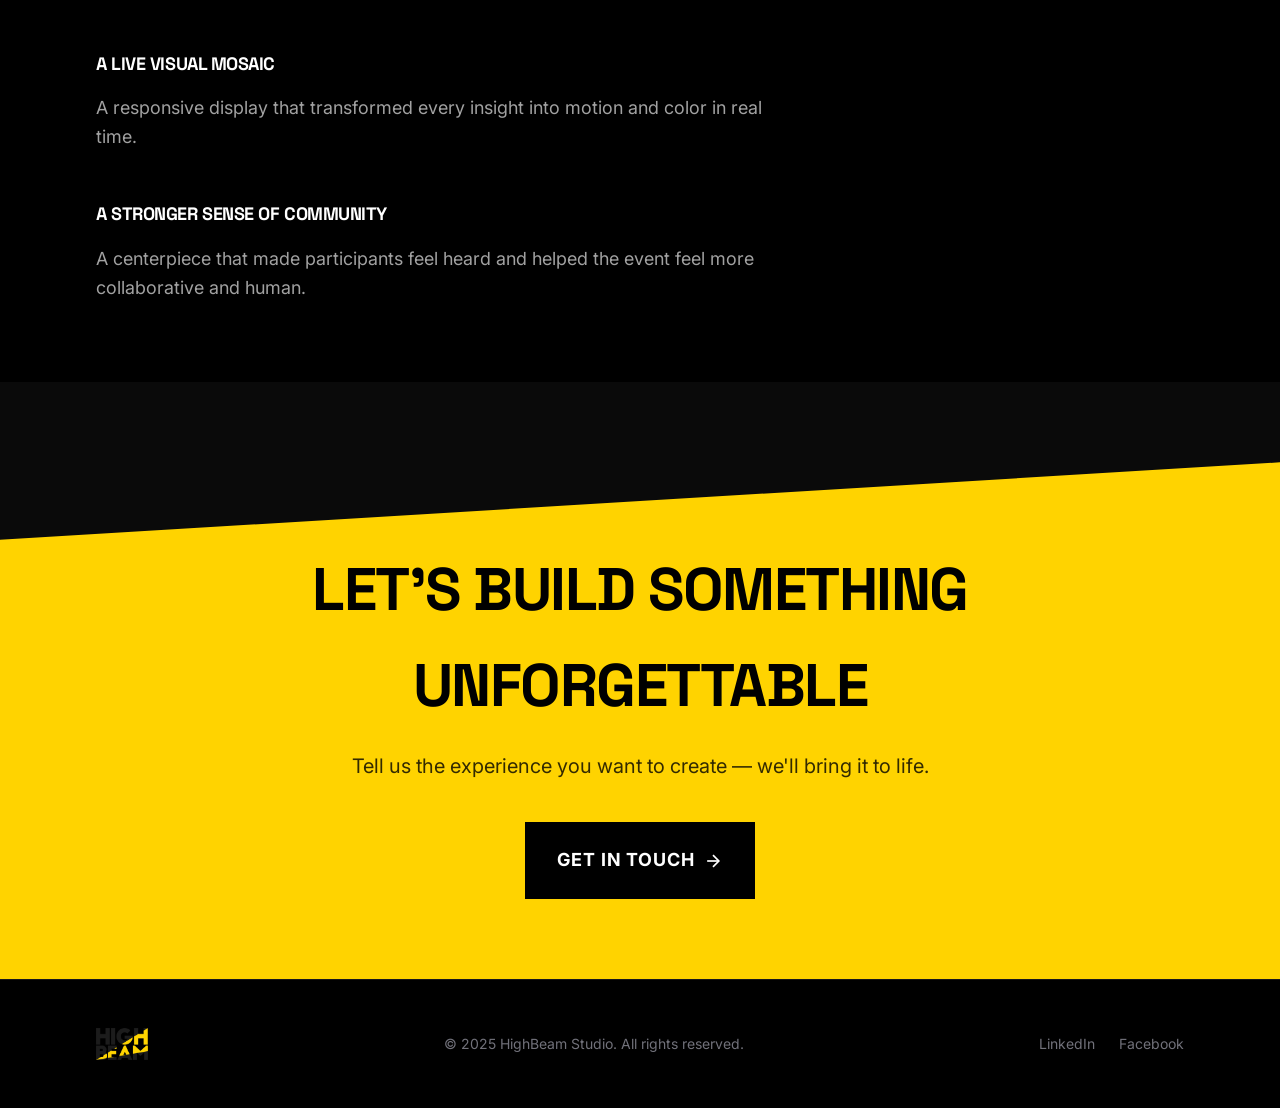
<file: static-site/work/feedback-wall.html>
<!DOCTYPE html>
<html lang="en">
<head>
  <meta charset="UTF-8">
  <meta name="viewport" content="width=device-width, initial-scale=1.0">
  <meta name="description" content="FEEDBACK WALL: A real-time visualization tool transforming attendee insights into a dynamic digital mosaic.">
  <meta name="keywords" content="interactive experiences, feedback wall, digital mosaic, event technology, NCSA Qatar">
  <meta name="author" content="HighBeam Studio">
  
  <meta property="og:title" content="Feedback Wall | HighBeam">
  <meta property="og:description" content="A real-time visualization tool transforming attendee insights into a dynamic digital mosaic.">
  <meta property="og:type" content="website">
  <meta property="og:url" content="https://highbeam.studio/work/feedback-wall">
  <meta property="og:image" content="../og-images/feedback-wall.png">
  
  <meta name="twitter:card" content="summary_large_image">
  <meta name="twitter:title" content="Feedback Wall | HighBeam">
  <meta name="twitter:description" content="A real-time visualization tool transforming attendee insights into a dynamic digital mosaic.">
  <meta name="twitter:image" content="../og-images/feedback-wall.png">
  
  <title>Feedback Wall | HighBeam</title>
  
  <link rel="icon" type="image/png" href="../images/favicon.png">
  
  <link rel="preconnect" href="https://fonts.googleapis.com">
  <link rel="preconnect" href="https://fonts.gstatic.com" crossorigin>
  <link href="https://fonts.googleapis.com/css2?family=Inter:wght@400;500;600;700&family=Space+Grotesk:wght@400;500;600;700&display=swap" rel="stylesheet">
  
  <link rel="stylesheet" href="../css/styles.css">
</head>
<body>
  <nav class="navbar">
    <div class="container navbar-inner">
      <a href="../index.html" class="navbar-logo">
        <img src="../images/logo.png" alt="HighBeam">
      </a>
      
      <div class="navbar-links">
        <a href="../capabilities.html">Capabilities</a>
        <a href="../work.html" class="active">Work</a>
        <a href="../process.html">Process</a>
        <a href="../about.html">About</a>
        <a href="../contact.html">Contact</a>
      </div>
      
      <div class="navbar-cta">
        <a href="../contact.html" class="btn btn-primary">Start a Project</a>
      </div>
      
      <button class="mobile-menu-btn" aria-label="Open menu">
        <svg width="24" height="24" viewBox="0 0 24 24" fill="none" stroke="currentColor" stroke-width="2">
          <line x1="3" y1="6" x2="21" y2="6"></line>
          <line x1="3" y1="12" x2="21" y2="12"></line>
          <line x1="3" y1="18" x2="21" y2="18"></line>
        </svg>
      </button>
    </div>
  </nav>
  
  <div class="mobile-overlay"></div>
  <div class="mobile-menu">
    <button class="mobile-menu-close" aria-label="Close menu" style="position: absolute; top: 2rem; right: 2rem; background: none; border: none; color: white; cursor: pointer;">
      <svg width="24" height="24" viewBox="0 0 24 24" fill="none" stroke="currentColor" stroke-width="2">
        <line x1="18" y1="6" x2="6" y2="18"></line>
        <line x1="6" y1="6" x2="18" y2="18"></line>
      </svg>
    </button>
    <a href="../index.html">Home</a>
    <a href="../capabilities.html">Capabilities</a>
    <a href="../work.html">Work</a>
    <a href="../process.html">Process</a>
    <a href="../about.html">About</a>
    <a href="../contact.html">Contact</a>
    <a href="../contact.html" class="btn btn-primary" style="margin-top: 2rem;">Start a Project</a>
  </div>

  <article>
    <section class="project-hero" style="position: relative; width: 100%; height: 80vh; overflow: hidden;">
      <div style="position: absolute; inset: 0; background: linear-gradient(to bottom, transparent, rgba(0,0,0,0.9)); z-index: 10;"></div>
      <img src="../images/feedback-wall.png" alt="Feedback Wall" style="width: 100%; height: 100%; object-fit: cover;">
      
      <div style="position: absolute; bottom: 0; left: 0; right: 0; z-index: 20; padding: 1.5rem 1.5rem 3rem;">
        <div class="container">
          <a href="../work.html" style="display: inline-flex; align-items: center; color: rgba(255,255,255,0.7); font-size: 0.875rem; margin-bottom: 1.5rem; transition: color 0.3s;">
            <svg width="16" height="16" viewBox="0 0 24 24" fill="none" stroke="currentColor" stroke-width="2" style="margin-right: 0.5rem;">
              <line x1="19" y1="12" x2="5" y2="12"></line>
              <polyline points="12 19 5 12 12 5"></polyline>
            </svg>
            Back to Work
          </a>
          <h1 style="font-size: 2.5rem; line-height: 1; color: white; margin-bottom: 1rem; text-transform: uppercase; letter-spacing: -0.025em;">FEEDBACK WALL: Where Every Insight Becomes Part of the Big Picture</h1>
          <p style="font-size: 1.25rem; color: var(--color-zinc-400); max-width: 42rem;">A real-time visualization tool transforming attendee insights into a dynamic digital mosaic.</p>
        </div>
      </div>
    </section>

    <section class="section" style="background: black;">
      <div class="container" style="max-width: 56rem;">
        <h2 style="font-size: 2rem; color: white; margin-bottom: 2rem; text-transform: uppercase; letter-spacing: -0.025em;">Project Overview</h2>
        <p style="font-size: 1.25rem; color: var(--color-zinc-400); line-height: 1.7; margin-bottom: 4rem;">
          HighBeam developed an interactive Feedback Wall for a major cybersecurity forum. The goal was simple. Help people feel like their ideas mattered and show the conversations of the room coming to life in real time.
        </p>

        <h3 style="color: var(--color-primary); font-weight: 700; text-transform: uppercase; letter-spacing: 0.1em; font-size: 0.875rem; margin-bottom: 2rem; padding-bottom: 1rem; border-bottom: 1px solid var(--color-zinc-800);">The Experience</h3>
        <p style="font-size: 1.25rem; color: var(--color-zinc-400); line-height: 1.7; margin-bottom: 4rem; white-space: pre-wrap;">We built a two screen setup. A 21 inch touchscreen kiosk where attendees could draw or write their thoughts, and a large LED wall that instantly turned every submission into a living digital mosaic. People could see their input appear right in front of them and become part of something bigger.

The installation made the forum feel more connected. You could feel the crowd pause, look up at the wall, and recognize that their individual voice contributed to a shared picture of the event.</p>

        <h3 style="color: var(--color-primary); font-weight: 700; text-transform: uppercase; letter-spacing: 0.1em; font-size: 0.875rem; margin-bottom: 2rem; padding-bottom: 1rem; border-bottom: 1px solid var(--color-zinc-800);">What We Delivered</h3>
        
        <div style="display: grid; gap: 3rem;">
          <div style="display: grid; grid-template-columns: 1fr; gap: 1rem;">
            <h4 style="color: white; font-weight: 700; font-size: 1.125rem; text-transform: uppercase;">An inviting input experience</h4>
            <p style="color: var(--color-zinc-400); font-size: 1.125rem; line-height: 1.6;">A guided, secure flow that encouraged attendees to take part without hesitation.</p>
          </div>
          
          <div style="display: grid; grid-template-columns: 1fr; gap: 1rem;">
            <h4 style="color: white; font-weight: 700; font-size: 1.125rem; text-transform: uppercase;">A live visual mosaic</h4>
            <p style="color: var(--color-zinc-400); font-size: 1.125rem; line-height: 1.6;">A responsive display that transformed every insight into motion and color in real time.</p>
          </div>
          
          <div style="display: grid; grid-template-columns: 1fr; gap: 1rem;">
            <h4 style="color: white; font-weight: 700; font-size: 1.125rem; text-transform: uppercase;">A stronger sense of community</h4>
            <p style="color: var(--color-zinc-400); font-size: 1.125rem; line-height: 1.6;">A centerpiece that made participants feel heard and helped the event feel more collaborative and human.</p>
          </div>
        </div>
      </div>
    </section>
  </article>

  <section class="cta-strip">
    <div class="container">
      <h2>Let's Build Something Unforgettable</h2>
      <p>Tell us the experience you want to create — we'll bring it to life.</p>
      <a href="../contact.html" class="btn btn-dark btn-lg">
        Get in Touch
        <svg width="20" height="20" viewBox="0 0 24 24" fill="none" stroke="currentColor" stroke-width="2" style="margin-left: 0.5rem;">
          <line x1="5" y1="12" x2="19" y2="12"></line>
          <polyline points="12 5 19 12 12 19"></polyline>
        </svg>
      </a>
    </div>
  </section>

  <footer class="footer">
    <div class="container">
      <div class="footer-inner">
        <div class="footer-logo">
          <img src="../images/logo.png" alt="HighBeam">
        </div>
        
        <div class="footer-copyright">
          &copy; 2025 HighBeam Studio. All rights reserved.
        </div>
        
        <div class="footer-social">
          <a href="https://linkedin.com/company/highbeamdigital" target="_blank" rel="noopener noreferrer">LinkedIn</a>
          <a href="https://www.facebook.com/highbeamtech" target="_blank" rel="noopener noreferrer">Facebook</a>
        </div>
      </div>
    </div>
  </footer>

  <script src="../js/main.js"></script>
</body>
</html>
</file>
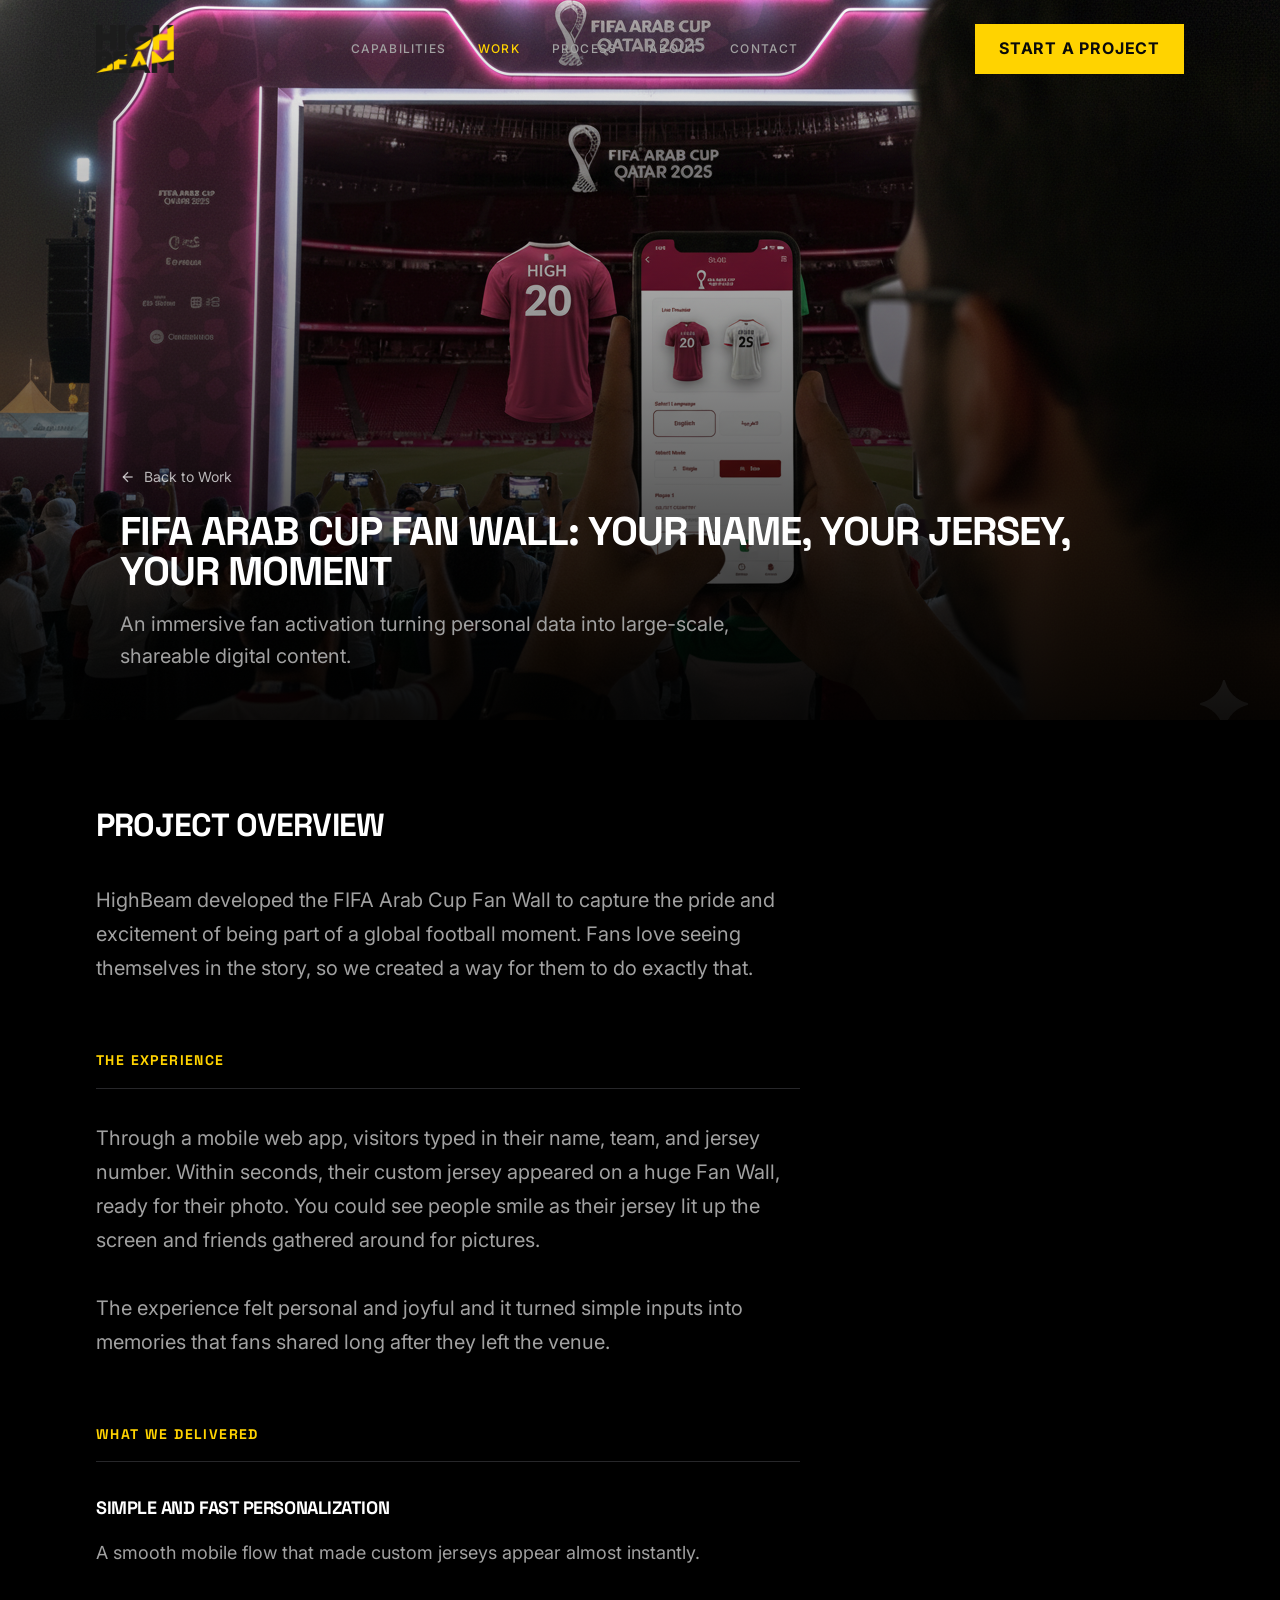
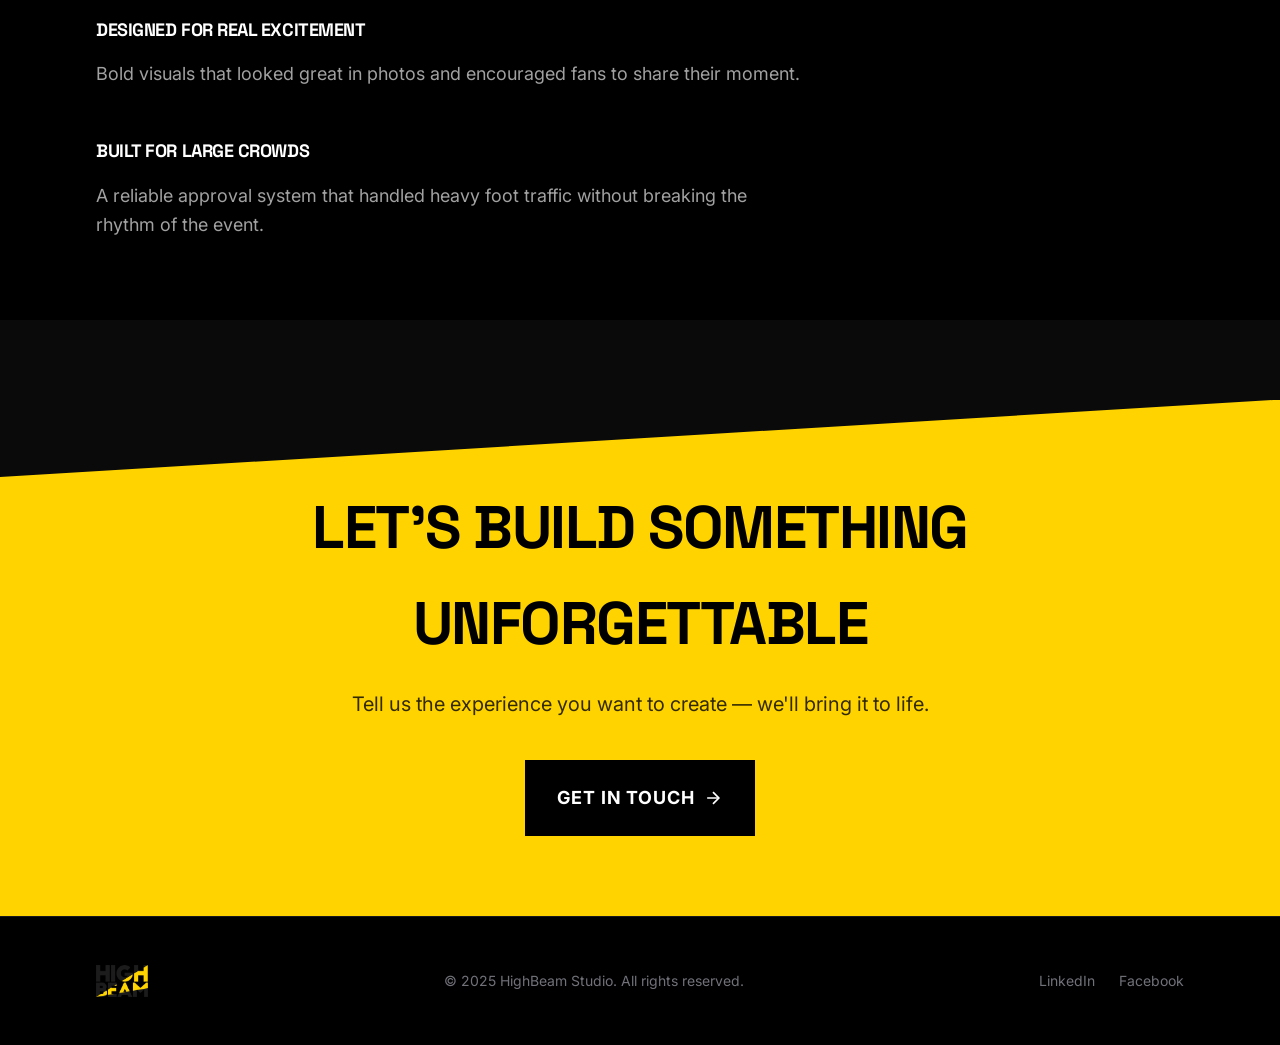
<file: static-site/work/fifa-fan-wall.html>
<!DOCTYPE html>
<html lang="en">
<head>
  <meta charset="UTF-8">
  <meta name="viewport" content="width=device-width, initial-scale=1.0">
  <meta name="description" content="FIFA ARAB CUP FAN WALL: An immersive fan activation turning personal data into large-scale, shareable digital content.">
  <meta name="keywords" content="interactive experiences, fan wall, FIFA, event technology, fan activation">
  <meta name="author" content="HighBeam Studio">
  
  <meta property="og:title" content="FIFA Arab Cup Fan Wall | HighBeam">
  <meta property="og:description" content="An immersive fan activation turning personal data into large-scale, shareable digital content.">
  <meta property="og:type" content="website">
  <meta property="og:url" content="https://highbeam.studio/work/fifa-fan-wall">
  <meta property="og:image" content="../og-images/fifa-fan-wall.png">
  
  <meta name="twitter:card" content="summary_large_image">
  <meta name="twitter:title" content="FIFA Arab Cup Fan Wall | HighBeam">
  <meta name="twitter:description" content="An immersive fan activation turning personal data into large-scale, shareable digital content.">
  <meta name="twitter:image" content="../og-images/fifa-fan-wall.png">
  
  <title>FIFA Arab Cup Fan Wall | HighBeam</title>
  
  <link rel="icon" type="image/png" href="../images/favicon.png">
  
  <link rel="preconnect" href="https://fonts.googleapis.com">
  <link rel="preconnect" href="https://fonts.gstatic.com" crossorigin>
  <link href="https://fonts.googleapis.com/css2?family=Inter:wght@400;500;600;700&family=Space+Grotesk:wght@400;500;600;700&display=swap" rel="stylesheet">
  
  <link rel="stylesheet" href="../css/styles.css">
</head>
<body>
  <nav class="navbar">
    <div class="container navbar-inner">
      <a href="../index.html" class="navbar-logo">
        <img src="../images/logo.png" alt="HighBeam">
      </a>
      
      <div class="navbar-links">
        <a href="../capabilities.html">Capabilities</a>
        <a href="../work.html" class="active">Work</a>
        <a href="../process.html">Process</a>
        <a href="../about.html">About</a>
        <a href="../contact.html">Contact</a>
      </div>
      
      <div class="navbar-cta">
        <a href="../contact.html" class="btn btn-primary">Start a Project</a>
      </div>
      
      <button class="mobile-menu-btn" aria-label="Open menu">
        <svg width="24" height="24" viewBox="0 0 24 24" fill="none" stroke="currentColor" stroke-width="2">
          <line x1="3" y1="6" x2="21" y2="6"></line>
          <line x1="3" y1="12" x2="21" y2="12"></line>
          <line x1="3" y1="18" x2="21" y2="18"></line>
        </svg>
      </button>
    </div>
  </nav>
  
  <div class="mobile-overlay"></div>
  <div class="mobile-menu">
    <button class="mobile-menu-close" aria-label="Close menu" style="position: absolute; top: 2rem; right: 2rem; background: none; border: none; color: white; cursor: pointer;">
      <svg width="24" height="24" viewBox="0 0 24 24" fill="none" stroke="currentColor" stroke-width="2">
        <line x1="18" y1="6" x2="6" y2="18"></line>
        <line x1="6" y1="6" x2="18" y2="18"></line>
      </svg>
    </button>
    <a href="../index.html">Home</a>
    <a href="../capabilities.html">Capabilities</a>
    <a href="../work.html">Work</a>
    <a href="../process.html">Process</a>
    <a href="../about.html">About</a>
    <a href="../contact.html">Contact</a>
    <a href="../contact.html" class="btn btn-primary" style="margin-top: 2rem;">Start a Project</a>
  </div>

  <article>
    <section class="project-hero" style="position: relative; width: 100%; height: 80vh; overflow: hidden;">
      <div style="position: absolute; inset: 0; background: linear-gradient(to bottom, transparent, rgba(0,0,0,0.9)); z-index: 10;"></div>
      <img src="../images/fifa-fan-wall.png" alt="FIFA Arab Cup Fan Wall" style="width: 100%; height: 100%; object-fit: cover;">
      
      <div style="position: absolute; bottom: 0; left: 0; right: 0; z-index: 20; padding: 1.5rem 1.5rem 3rem;">
        <div class="container">
          <a href="../work.html" style="display: inline-flex; align-items: center; color: rgba(255,255,255,0.7); font-size: 0.875rem; margin-bottom: 1.5rem; transition: color 0.3s;">
            <svg width="16" height="16" viewBox="0 0 24 24" fill="none" stroke="currentColor" stroke-width="2" style="margin-right: 0.5rem;">
              <line x1="19" y1="12" x2="5" y2="12"></line>
              <polyline points="12 19 5 12 12 5"></polyline>
            </svg>
            Back to Work
          </a>
          <h1 style="font-size: 2.5rem; line-height: 1; color: white; margin-bottom: 1rem; text-transform: uppercase; letter-spacing: -0.025em;">FIFA ARAB CUP FAN WALL: Your Name, Your Jersey, Your Moment</h1>
          <p style="font-size: 1.25rem; color: var(--color-zinc-400); max-width: 42rem;">An immersive fan activation turning personal data into large-scale, shareable digital content.</p>
        </div>
      </div>
    </section>

    <section class="section" style="background: black;">
      <div class="container" style="max-width: 56rem;">
        <h2 style="font-size: 2rem; color: white; margin-bottom: 2rem; text-transform: uppercase; letter-spacing: -0.025em;">Project Overview</h2>
        <p style="font-size: 1.25rem; color: var(--color-zinc-400); line-height: 1.7; margin-bottom: 4rem;">
          HighBeam developed the FIFA Arab Cup Fan Wall to capture the pride and excitement of being part of a global football moment. Fans love seeing themselves in the story, so we created a way for them to do exactly that.
        </p>

        <h3 style="color: var(--color-primary); font-weight: 700; text-transform: uppercase; letter-spacing: 0.1em; font-size: 0.875rem; margin-bottom: 2rem; padding-bottom: 1rem; border-bottom: 1px solid var(--color-zinc-800);">The Experience</h3>
        <p style="font-size: 1.25rem; color: var(--color-zinc-400); line-height: 1.7; margin-bottom: 4rem; white-space: pre-wrap;">Through a mobile web app, visitors typed in their name, team, and jersey number. Within seconds, their custom jersey appeared on a huge Fan Wall, ready for their photo. You could see people smile as their jersey lit up the screen and friends gathered around for pictures.

The experience felt personal and joyful and it turned simple inputs into memories that fans shared long after they left the venue.</p>

        <h3 style="color: var(--color-primary); font-weight: 700; text-transform: uppercase; letter-spacing: 0.1em; font-size: 0.875rem; margin-bottom: 2rem; padding-bottom: 1rem; border-bottom: 1px solid var(--color-zinc-800);">What We Delivered</h3>
        
        <div style="display: grid; gap: 3rem;">
          <div style="display: grid; grid-template-columns: 1fr; gap: 1rem;">
            <h4 style="color: white; font-weight: 700; font-size: 1.125rem; text-transform: uppercase;">Simple and fast personalization</h4>
            <p style="color: var(--color-zinc-400); font-size: 1.125rem; line-height: 1.6;">A smooth mobile flow that made custom jerseys appear almost instantly.</p>
          </div>
          
          <div style="display: grid; grid-template-columns: 1fr; gap: 1rem;">
            <h4 style="color: white; font-weight: 700; font-size: 1.125rem; text-transform: uppercase;">Designed for real excitement</h4>
            <p style="color: var(--color-zinc-400); font-size: 1.125rem; line-height: 1.6;">Bold visuals that looked great in photos and encouraged fans to share their moment.</p>
          </div>
          
          <div style="display: grid; grid-template-columns: 1fr; gap: 1rem;">
            <h4 style="color: white; font-weight: 700; font-size: 1.125rem; text-transform: uppercase;">Built for large crowds</h4>
            <p style="color: var(--color-zinc-400); font-size: 1.125rem; line-height: 1.6;">A reliable approval system that handled heavy foot traffic without breaking the rhythm of the event.</p>
          </div>
        </div>
      </div>
    </section>
  </article>

  <section class="cta-strip">
    <div class="container">
      <h2>Let's Build Something Unforgettable</h2>
      <p>Tell us the experience you want to create — we'll bring it to life.</p>
      <a href="../contact.html" class="btn btn-dark btn-lg">
        Get in Touch
        <svg width="20" height="20" viewBox="0 0 24 24" fill="none" stroke="currentColor" stroke-width="2" style="margin-left: 0.5rem;">
          <line x1="5" y1="12" x2="19" y2="12"></line>
          <polyline points="12 5 19 12 12 19"></polyline>
        </svg>
      </a>
    </div>
  </section>

  <footer class="footer">
    <div class="container">
      <div class="footer-inner">
        <div class="footer-logo">
          <img src="../images/logo.png" alt="HighBeam">
        </div>
        
        <div class="footer-copyright">
          &copy; 2025 HighBeam Studio. All rights reserved.
        </div>
        
        <div class="footer-social">
          <a href="https://linkedin.com/company/highbeamdigital" target="_blank" rel="noopener noreferrer">LinkedIn</a>
          <a href="https://www.facebook.com/highbeamtech" target="_blank" rel="noopener noreferrer">Facebook</a>
        </div>
      </div>
    </div>
  </footer>

  <script src="../js/main.js"></script>
</body>
</html>
</file>
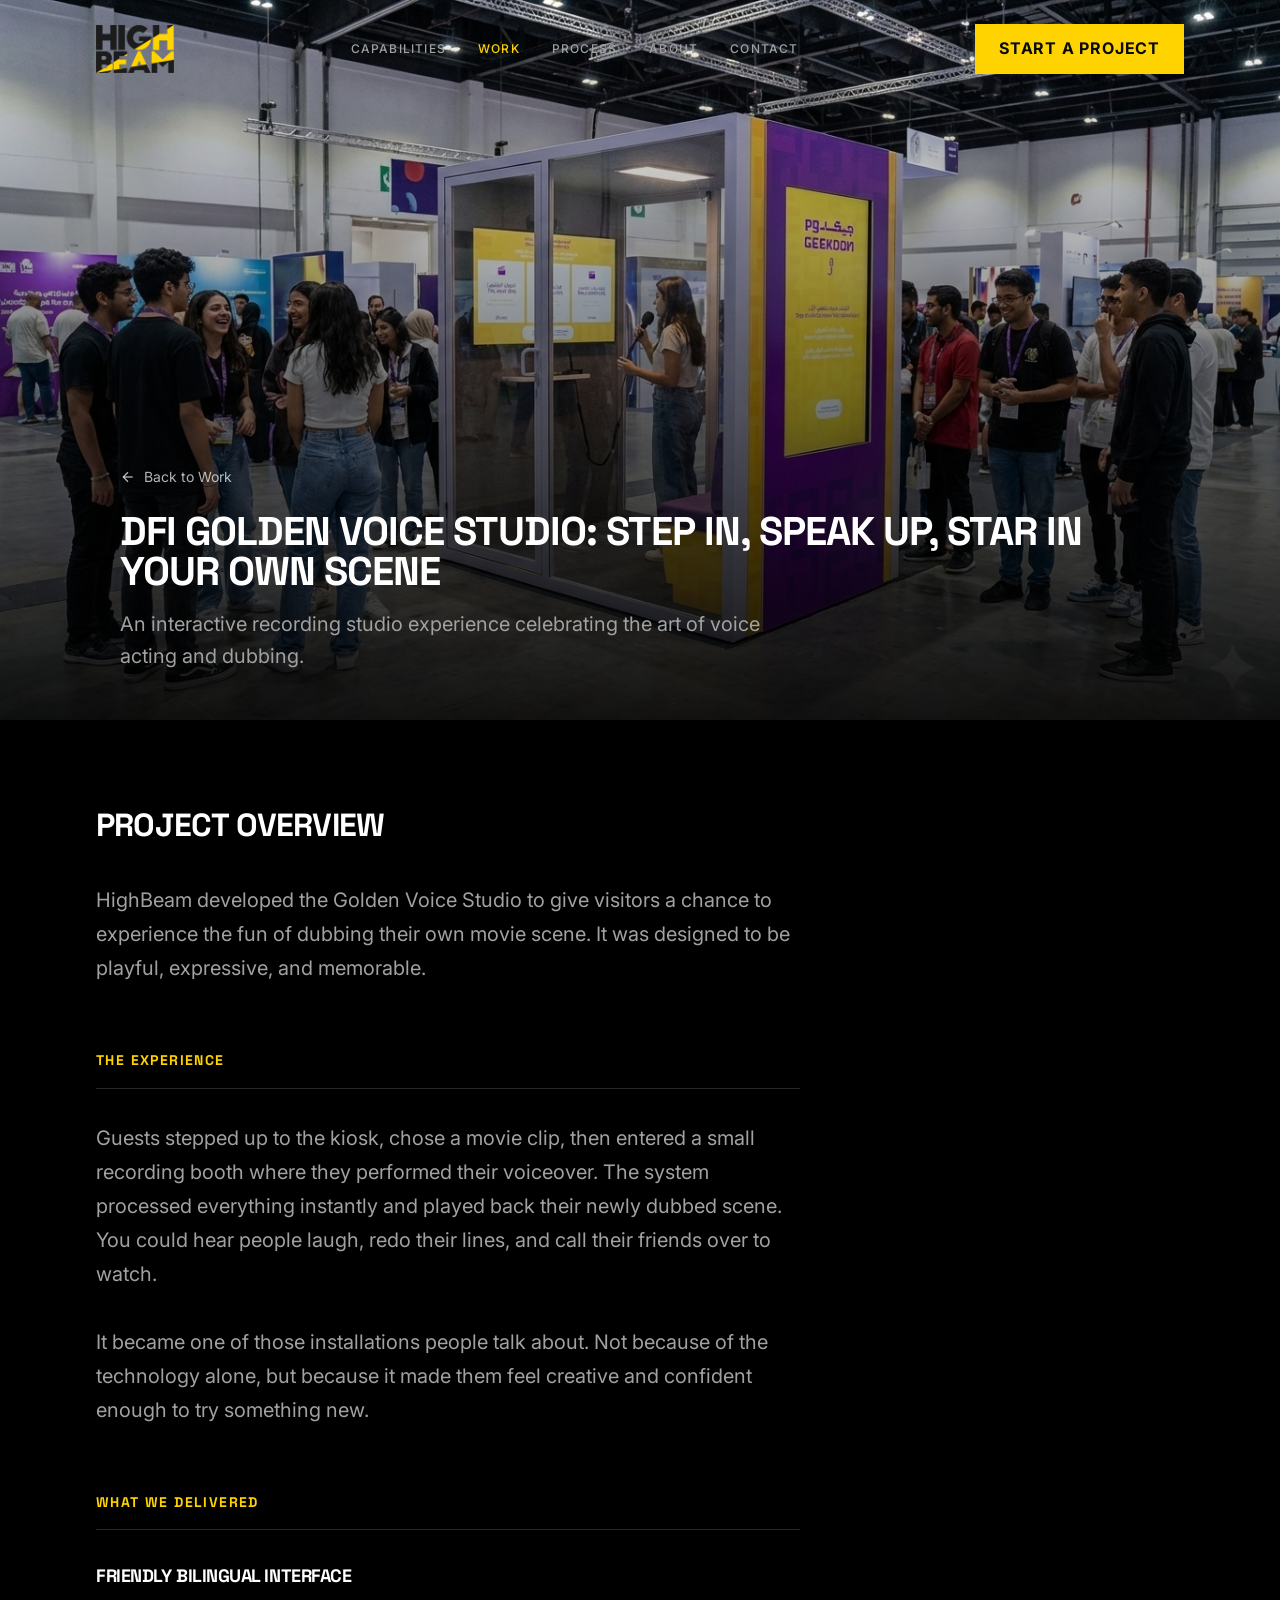
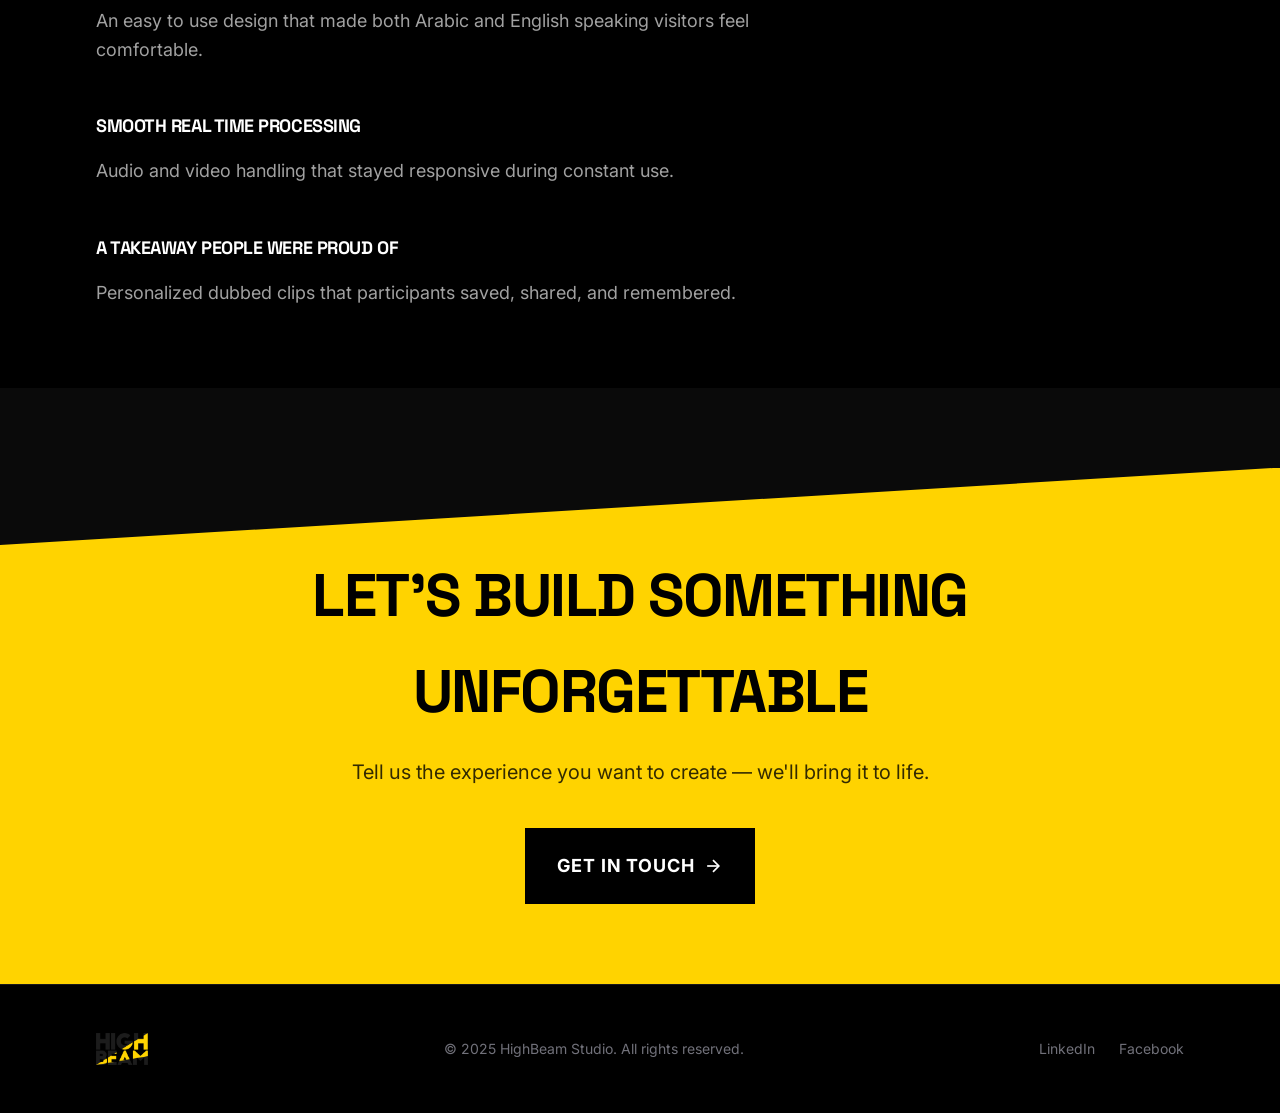
<file: static-site/work/golden-voice.html>
<!DOCTYPE html>
<html lang="en">
<head>
  <meta charset="UTF-8">
  <meta name="viewport" content="width=device-width, initial-scale=1.0">
  <meta name="description" content="DFI GOLDEN VOICE STUDIO: An interactive recording studio experience celebrating the art of voice acting and dubbing.">
  <meta name="keywords" content="interactive experiences, voice dubbing, recording studio, DFI, event technology">
  <meta name="author" content="HighBeam Studio">
  
  <meta property="og:title" content="DFI Golden Voice Studio | HighBeam">
  <meta property="og:description" content="An interactive recording studio experience celebrating the art of voice acting and dubbing.">
  <meta property="og:type" content="website">
  <meta property="og:url" content="https://highbeam.studio/work/golden-voice">
  <meta property="og:image" content="../og-images/golden-voice.png">
  
  <meta name="twitter:card" content="summary_large_image">
  <meta name="twitter:title" content="DFI Golden Voice Studio | HighBeam">
  <meta name="twitter:description" content="An interactive recording studio experience celebrating the art of voice acting and dubbing.">
  <meta name="twitter:image" content="../og-images/golden-voice.png">
  
  <title>DFI Golden Voice Studio | HighBeam</title>
  
  <link rel="icon" type="image/png" href="../images/favicon.png">
  
  <link rel="preconnect" href="https://fonts.googleapis.com">
  <link rel="preconnect" href="https://fonts.gstatic.com" crossorigin>
  <link href="https://fonts.googleapis.com/css2?family=Inter:wght@400;500;600;700&family=Space+Grotesk:wght@400;500;600;700&display=swap" rel="stylesheet">
  
  <link rel="stylesheet" href="../css/styles.css">
</head>
<body>
  <nav class="navbar">
    <div class="container navbar-inner">
      <a href="../index.html" class="navbar-logo">
        <img src="../images/logo.png" alt="HighBeam">
      </a>
      
      <div class="navbar-links">
        <a href="../capabilities.html">Capabilities</a>
        <a href="../work.html" class="active">Work</a>
        <a href="../process.html">Process</a>
        <a href="../about.html">About</a>
        <a href="../contact.html">Contact</a>
      </div>
      
      <div class="navbar-cta">
        <a href="../contact.html" class="btn btn-primary">Start a Project</a>
      </div>
      
      <button class="mobile-menu-btn" aria-label="Open menu">
        <svg width="24" height="24" viewBox="0 0 24 24" fill="none" stroke="currentColor" stroke-width="2">
          <line x1="3" y1="6" x2="21" y2="6"></line>
          <line x1="3" y1="12" x2="21" y2="12"></line>
          <line x1="3" y1="18" x2="21" y2="18"></line>
        </svg>
      </button>
    </div>
  </nav>
  
  <div class="mobile-overlay"></div>
  <div class="mobile-menu">
    <button class="mobile-menu-close" aria-label="Close menu" style="position: absolute; top: 2rem; right: 2rem; background: none; border: none; color: white; cursor: pointer;">
      <svg width="24" height="24" viewBox="0 0 24 24" fill="none" stroke="currentColor" stroke-width="2">
        <line x1="18" y1="6" x2="6" y2="18"></line>
        <line x1="6" y1="6" x2="18" y2="18"></line>
      </svg>
    </button>
    <a href="../index.html">Home</a>
    <a href="../capabilities.html">Capabilities</a>
    <a href="../work.html">Work</a>
    <a href="../process.html">Process</a>
    <a href="../about.html">About</a>
    <a href="../contact.html">Contact</a>
    <a href="../contact.html" class="btn btn-primary" style="margin-top: 2rem;">Start a Project</a>
  </div>

  <article>
    <section class="project-hero" style="position: relative; width: 100%; height: 80vh; overflow: hidden;">
      <div style="position: absolute; inset: 0; background: linear-gradient(to bottom, transparent, rgba(0,0,0,0.9)); z-index: 10;"></div>
      <img src="../images/golden-voice.png" alt="DFI Golden Voice Studio" style="width: 100%; height: 100%; object-fit: cover;">
      
      <div style="position: absolute; bottom: 0; left: 0; right: 0; z-index: 20; padding: 1.5rem 1.5rem 3rem;">
        <div class="container">
          <a href="../work.html" style="display: inline-flex; align-items: center; color: rgba(255,255,255,0.7); font-size: 0.875rem; margin-bottom: 1.5rem; transition: color 0.3s;">
            <svg width="16" height="16" viewBox="0 0 24 24" fill="none" stroke="currentColor" stroke-width="2" style="margin-right: 0.5rem;">
              <line x1="19" y1="12" x2="5" y2="12"></line>
              <polyline points="12 19 5 12 12 5"></polyline>
            </svg>
            Back to Work
          </a>
          <h1 style="font-size: 2.5rem; line-height: 1; color: white; margin-bottom: 1rem; text-transform: uppercase; letter-spacing: -0.025em;">DFI GOLDEN VOICE STUDIO: Step In, Speak Up, Star in Your Own Scene</h1>
          <p style="font-size: 1.25rem; color: var(--color-zinc-400); max-width: 42rem;">An interactive recording studio experience celebrating the art of voice acting and dubbing.</p>
        </div>
      </div>
    </section>

    <section class="section" style="background: black;">
      <div class="container" style="max-width: 56rem;">
        <h2 style="font-size: 2rem; color: white; margin-bottom: 2rem; text-transform: uppercase; letter-spacing: -0.025em;">Project Overview</h2>
        <p style="font-size: 1.25rem; color: var(--color-zinc-400); line-height: 1.7; margin-bottom: 4rem;">
          HighBeam developed the Golden Voice Studio to give visitors a chance to experience the fun of dubbing their own movie scene. It was designed to be playful, expressive, and memorable.
        </p>

        <h3 style="color: var(--color-primary); font-weight: 700; text-transform: uppercase; letter-spacing: 0.1em; font-size: 0.875rem; margin-bottom: 2rem; padding-bottom: 1rem; border-bottom: 1px solid var(--color-zinc-800);">The Experience</h3>
        <p style="font-size: 1.25rem; color: var(--color-zinc-400); line-height: 1.7; margin-bottom: 4rem; white-space: pre-wrap;">Guests stepped up to the kiosk, chose a movie clip, then entered a small recording booth where they performed their voiceover. The system processed everything instantly and played back their newly dubbed scene. You could hear people laugh, redo their lines, and call their friends over to watch.

It became one of those installations people talk about. Not because of the technology alone, but because it made them feel creative and confident enough to try something new.</p>

        <h3 style="color: var(--color-primary); font-weight: 700; text-transform: uppercase; letter-spacing: 0.1em; font-size: 0.875rem; margin-bottom: 2rem; padding-bottom: 1rem; border-bottom: 1px solid var(--color-zinc-800);">What We Delivered</h3>
        
        <div style="display: grid; gap: 3rem;">
          <div style="display: grid; grid-template-columns: 1fr; gap: 1rem;">
            <h4 style="color: white; font-weight: 700; font-size: 1.125rem; text-transform: uppercase;">Friendly bilingual interface</h4>
            <p style="color: var(--color-zinc-400); font-size: 1.125rem; line-height: 1.6;">An easy to use design that made both Arabic and English speaking visitors feel comfortable.</p>
          </div>
          
          <div style="display: grid; grid-template-columns: 1fr; gap: 1rem;">
            <h4 style="color: white; font-weight: 700; font-size: 1.125rem; text-transform: uppercase;">Smooth real time processing</h4>
            <p style="color: var(--color-zinc-400); font-size: 1.125rem; line-height: 1.6;">Audio and video handling that stayed responsive during constant use.</p>
          </div>
          
          <div style="display: grid; grid-template-columns: 1fr; gap: 1rem;">
            <h4 style="color: white; font-weight: 700; font-size: 1.125rem; text-transform: uppercase;">A takeaway people were proud of</h4>
            <p style="color: var(--color-zinc-400); font-size: 1.125rem; line-height: 1.6;">Personalized dubbed clips that participants saved, shared, and remembered.</p>
          </div>
        </div>
      </div>
    </section>
  </article>

  <section class="cta-strip">
    <div class="container">
      <h2>Let's Build Something Unforgettable</h2>
      <p>Tell us the experience you want to create — we'll bring it to life.</p>
      <a href="../contact.html" class="btn btn-dark btn-lg">
        Get in Touch
        <svg width="20" height="20" viewBox="0 0 24 24" fill="none" stroke="currentColor" stroke-width="2" style="margin-left: 0.5rem;">
          <line x1="5" y1="12" x2="19" y2="12"></line>
          <polyline points="12 5 19 12 12 19"></polyline>
        </svg>
      </a>
    </div>
  </section>

  <footer class="footer">
    <div class="container">
      <div class="footer-inner">
        <div class="footer-logo">
          <img src="../images/logo.png" alt="HighBeam">
        </div>
        
        <div class="footer-copyright">
          &copy; 2025 HighBeam Studio. All rights reserved.
        </div>
        
        <div class="footer-social">
          <a href="https://linkedin.com/company/highbeamdigital" target="_blank" rel="noopener noreferrer">LinkedIn</a>
          <a href="https://www.facebook.com/highbeamtech" target="_blank" rel="noopener noreferrer">Facebook</a>
        </div>
      </div>
    </div>
  </footer>

  <script src="../js/main.js"></script>
</body>
</html>
</file>
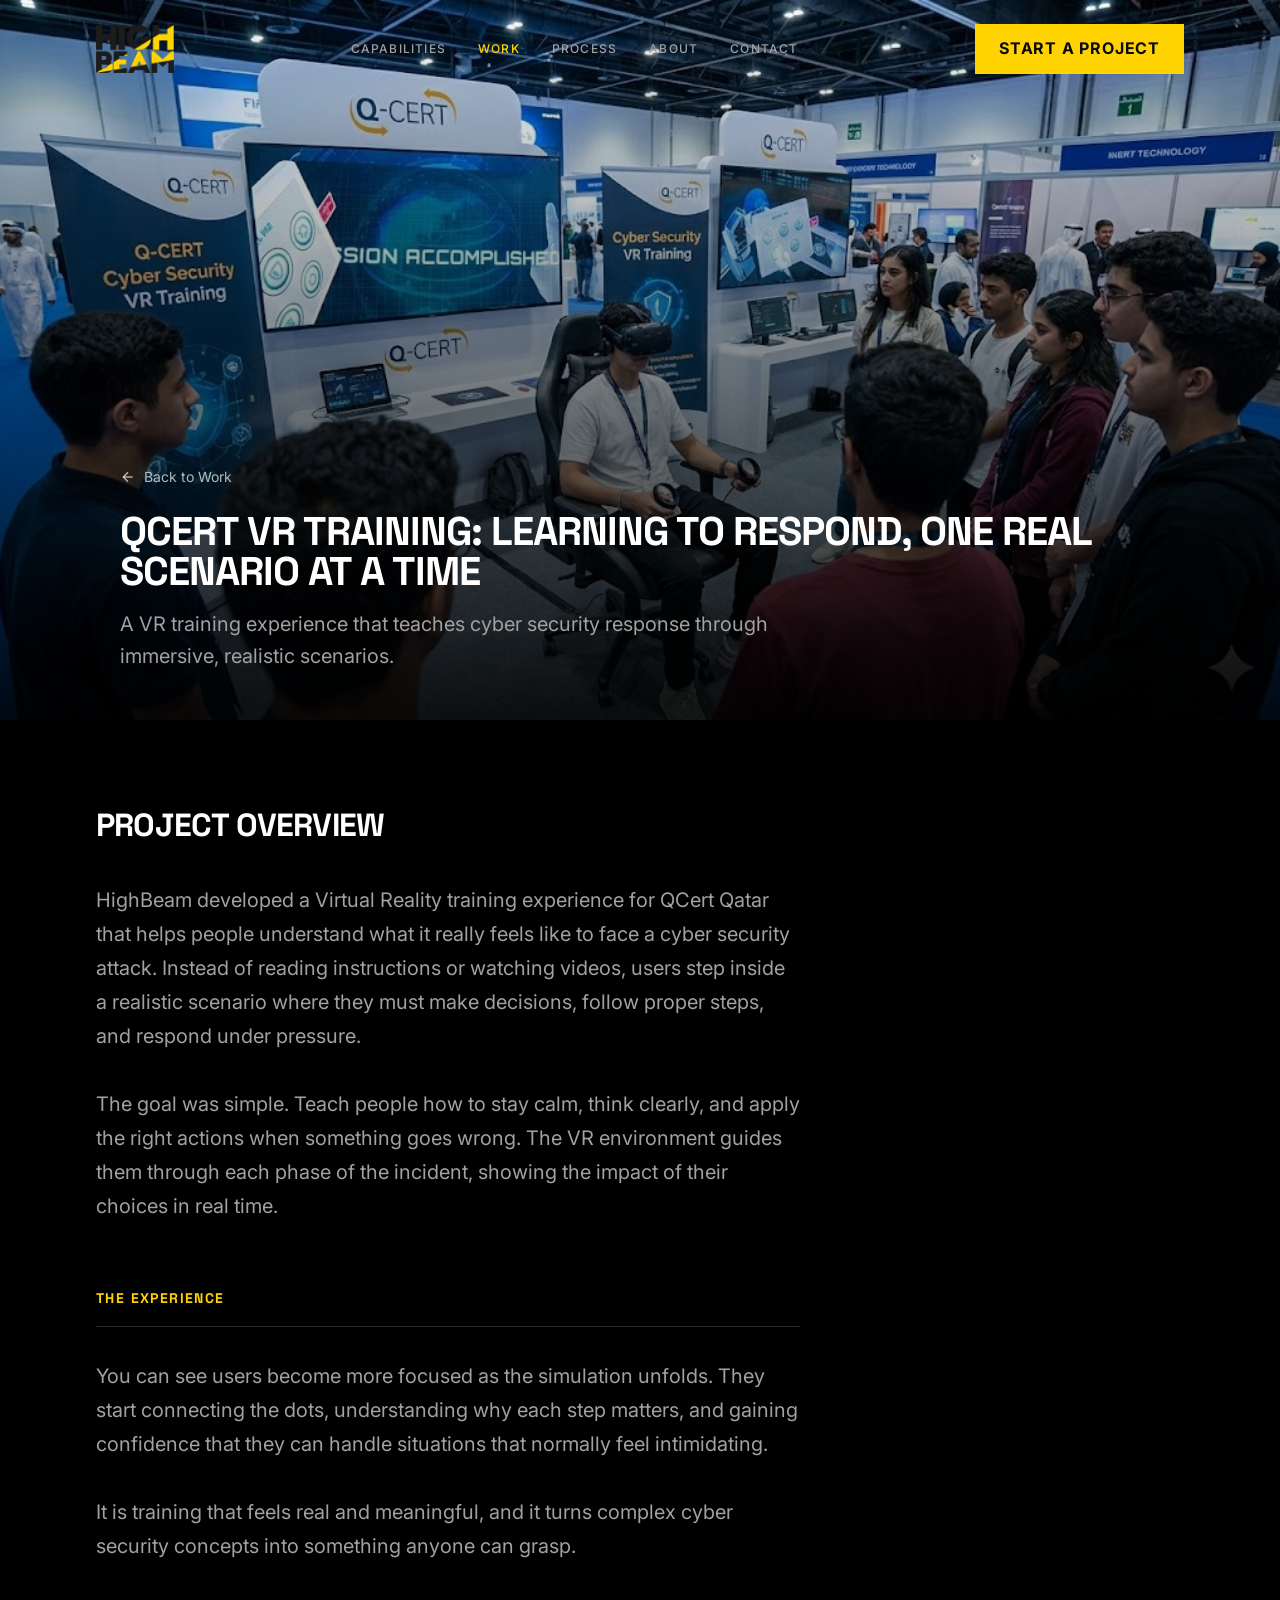
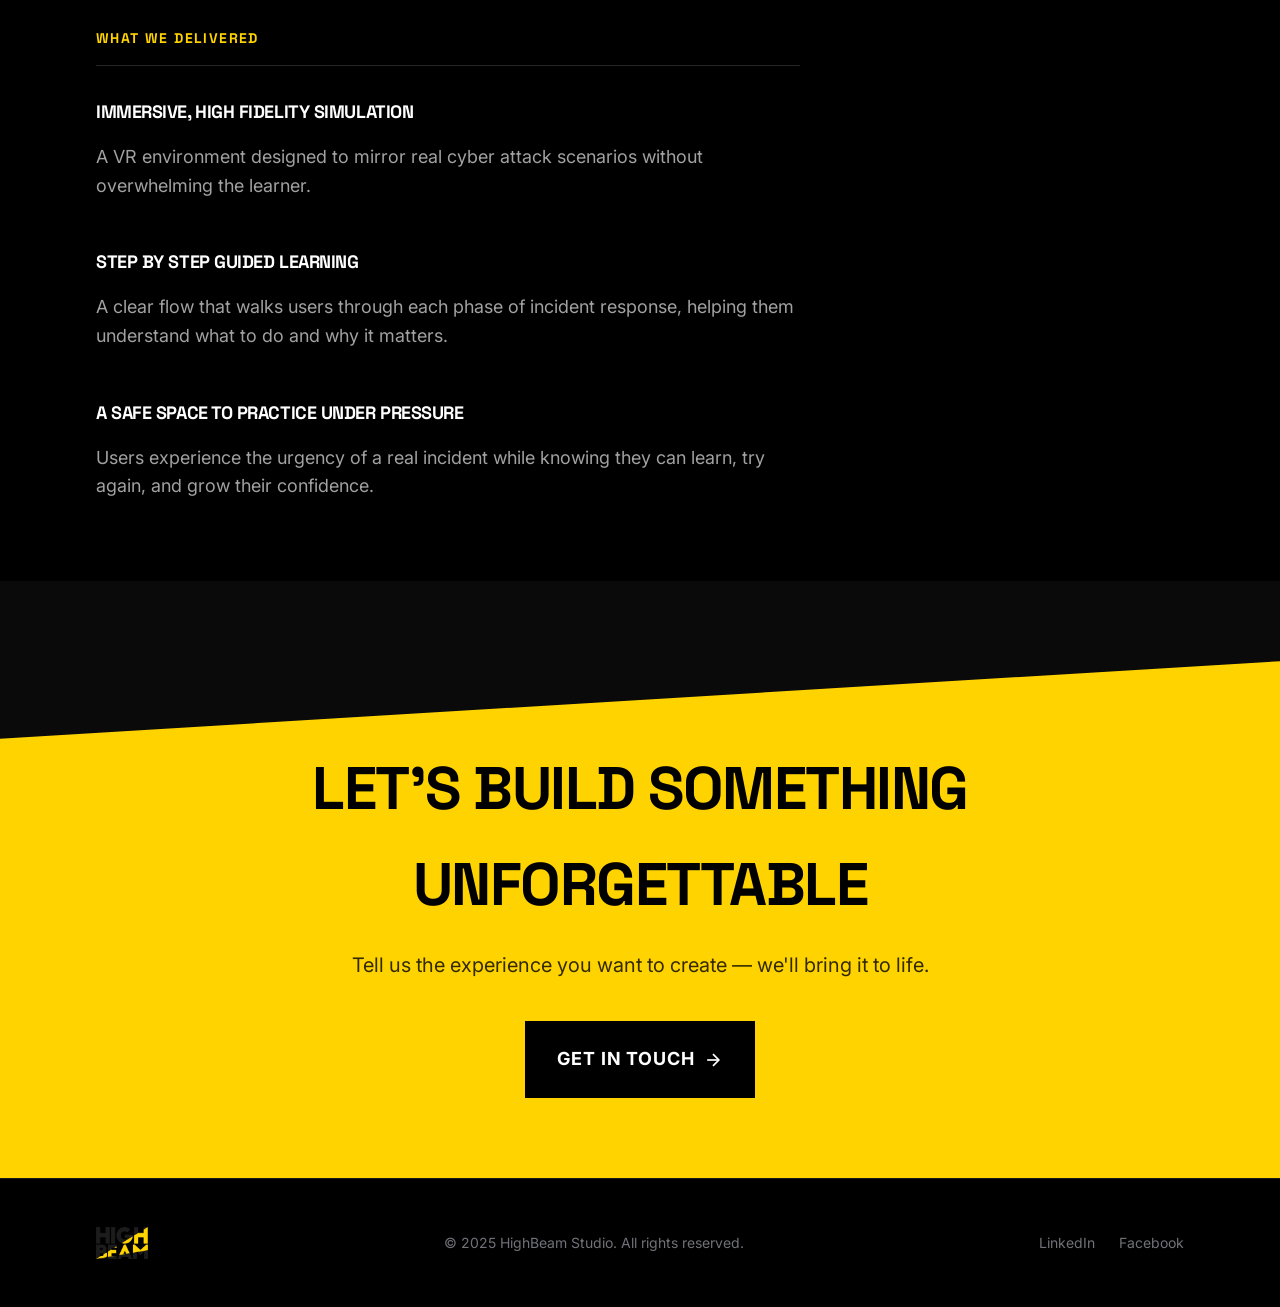
<file: static-site/work/qcert-vr.html>
<!DOCTYPE html>
<html lang="en">
<head>
  <meta charset="UTF-8">
  <meta name="viewport" content="width=device-width, initial-scale=1.0">
  <meta name="description" content="QCERT VR TRAINING: A VR training experience that teaches cyber security response through immersive, realistic scenarios.">
  <meta name="keywords" content="VR training, virtual reality, cybersecurity, QCERT, immersive learning">
  <meta name="author" content="HighBeam Studio">
  
  <meta property="og:title" content="QCERT VR Training | HighBeam">
  <meta property="og:description" content="A VR training experience that teaches cyber security response through immersive, realistic scenarios.">
  <meta property="og:type" content="website">
  <meta property="og:url" content="https://highbeam.studio/work/qcert-vr">
  <meta property="og:image" content="../og-images/qcert-vr.jpg">
  
  <meta name="twitter:card" content="summary_large_image">
  <meta name="twitter:title" content="QCERT VR Training | HighBeam">
  <meta name="twitter:description" content="A VR training experience that teaches cyber security response through immersive, realistic scenarios.">
  <meta name="twitter:image" content="../og-images/qcert-vr.jpg">
  
  <title>QCERT VR Training | HighBeam</title>
  
  <link rel="icon" type="image/png" href="../images/favicon.png">
  
  <link rel="preconnect" href="https://fonts.googleapis.com">
  <link rel="preconnect" href="https://fonts.gstatic.com" crossorigin>
  <link href="https://fonts.googleapis.com/css2?family=Inter:wght@400;500;600;700&family=Space+Grotesk:wght@400;500;600;700&display=swap" rel="stylesheet">
  
  <link rel="stylesheet" href="../css/styles.css">
</head>
<body>
  <nav class="navbar">
    <div class="container navbar-inner">
      <a href="../index.html" class="navbar-logo">
        <img src="../images/logo.png" alt="HighBeam">
      </a>
      
      <div class="navbar-links">
        <a href="../capabilities.html">Capabilities</a>
        <a href="../work.html" class="active">Work</a>
        <a href="../process.html">Process</a>
        <a href="../about.html">About</a>
        <a href="../contact.html">Contact</a>
      </div>
      
      <div class="navbar-cta">
        <a href="../contact.html" class="btn btn-primary">Start a Project</a>
      </div>
      
      <button class="mobile-menu-btn" aria-label="Open menu">
        <svg width="24" height="24" viewBox="0 0 24 24" fill="none" stroke="currentColor" stroke-width="2">
          <line x1="3" y1="6" x2="21" y2="6"></line>
          <line x1="3" y1="12" x2="21" y2="12"></line>
          <line x1="3" y1="18" x2="21" y2="18"></line>
        </svg>
      </button>
    </div>
  </nav>
  
  <div class="mobile-overlay"></div>
  <div class="mobile-menu">
    <button class="mobile-menu-close" aria-label="Close menu" style="position: absolute; top: 2rem; right: 2rem; background: none; border: none; color: white; cursor: pointer;">
      <svg width="24" height="24" viewBox="0 0 24 24" fill="none" stroke="currentColor" stroke-width="2">
        <line x1="18" y1="6" x2="6" y2="18"></line>
        <line x1="6" y1="6" x2="18" y2="18"></line>
      </svg>
    </button>
    <a href="../index.html">Home</a>
    <a href="../capabilities.html">Capabilities</a>
    <a href="../work.html">Work</a>
    <a href="../process.html">Process</a>
    <a href="../about.html">About</a>
    <a href="../contact.html">Contact</a>
    <a href="../contact.html" class="btn btn-primary" style="margin-top: 2rem;">Start a Project</a>
  </div>

  <article>
    <section class="project-hero" style="position: relative; width: 100%; height: 80vh; overflow: hidden;">
      <div style="position: absolute; inset: 0; background: linear-gradient(to bottom, transparent, rgba(0,0,0,0.9)); z-index: 10;"></div>
      <img src="../images/qcert-vr.jpg" alt="QCERT VR Training" style="width: 100%; height: 100%; object-fit: cover;">
      
      <div style="position: absolute; bottom: 0; left: 0; right: 0; z-index: 20; padding: 1.5rem 1.5rem 3rem;">
        <div class="container">
          <a href="../work.html" style="display: inline-flex; align-items: center; color: rgba(255,255,255,0.7); font-size: 0.875rem; margin-bottom: 1.5rem; transition: color 0.3s;">
            <svg width="16" height="16" viewBox="0 0 24 24" fill="none" stroke="currentColor" stroke-width="2" style="margin-right: 0.5rem;">
              <line x1="19" y1="12" x2="5" y2="12"></line>
              <polyline points="12 19 5 12 12 5"></polyline>
            </svg>
            Back to Work
          </a>
          <h1 style="font-size: 2.5rem; line-height: 1; color: white; margin-bottom: 1rem; text-transform: uppercase; letter-spacing: -0.025em;">QCERT VR TRAINING: Learning to Respond, One Real Scenario at a Time</h1>
          <p style="font-size: 1.25rem; color: var(--color-zinc-400); max-width: 42rem;">A VR training experience that teaches cyber security response through immersive, realistic scenarios.</p>
        </div>
      </div>
    </section>

    <section class="section" style="background: black;">
      <div class="container" style="max-width: 56rem;">
        <h2 style="font-size: 2rem; color: white; margin-bottom: 2rem; text-transform: uppercase; letter-spacing: -0.025em;">Project Overview</h2>
        <p style="font-size: 1.25rem; color: var(--color-zinc-400); line-height: 1.7; margin-bottom: 4rem;">
          HighBeam developed a Virtual Reality training experience for QCert Qatar that helps people understand what it really feels like to face a cyber security attack. Instead of reading instructions or watching videos, users step inside a realistic scenario where they must make decisions, follow proper steps, and respond under pressure.
          <br><br>
          The goal was simple. Teach people how to stay calm, think clearly, and apply the right actions when something goes wrong. The VR environment guides them through each phase of the incident, showing the impact of their choices in real time.
        </p>

        <h3 style="color: var(--color-primary); font-weight: 700; text-transform: uppercase; letter-spacing: 0.1em; font-size: 0.875rem; margin-bottom: 2rem; padding-bottom: 1rem; border-bottom: 1px solid var(--color-zinc-800);">The Experience</h3>
        <p style="font-size: 1.25rem; color: var(--color-zinc-400); line-height: 1.7; margin-bottom: 4rem; white-space: pre-wrap;">You can see users become more focused as the simulation unfolds. They start connecting the dots, understanding why each step matters, and gaining confidence that they can handle situations that normally feel intimidating.

It is training that feels real and meaningful, and it turns complex cyber security concepts into something anyone can grasp.</p>

        <h3 style="color: var(--color-primary); font-weight: 700; text-transform: uppercase; letter-spacing: 0.1em; font-size: 0.875rem; margin-bottom: 2rem; padding-bottom: 1rem; border-bottom: 1px solid var(--color-zinc-800);">What We Delivered</h3>
        
        <div style="display: grid; gap: 3rem;">
          <div style="display: grid; grid-template-columns: 1fr; gap: 1rem;">
            <h4 style="color: white; font-weight: 700; font-size: 1.125rem; text-transform: uppercase;">Immersive, high fidelity simulation</h4>
            <p style="color: var(--color-zinc-400); font-size: 1.125rem; line-height: 1.6;">A VR environment designed to mirror real cyber attack scenarios without overwhelming the learner.</p>
          </div>
          
          <div style="display: grid; grid-template-columns: 1fr; gap: 1rem;">
            <h4 style="color: white; font-weight: 700; font-size: 1.125rem; text-transform: uppercase;">Step by step guided learning</h4>
            <p style="color: var(--color-zinc-400); font-size: 1.125rem; line-height: 1.6;">A clear flow that walks users through each phase of incident response, helping them understand what to do and why it matters.</p>
          </div>
          
          <div style="display: grid; grid-template-columns: 1fr; gap: 1rem;">
            <h4 style="color: white; font-weight: 700; font-size: 1.125rem; text-transform: uppercase;">A safe space to practice under pressure</h4>
            <p style="color: var(--color-zinc-400); font-size: 1.125rem; line-height: 1.6;">Users experience the urgency of a real incident while knowing they can learn, try again, and grow their confidence.</p>
          </div>
        </div>
      </div>
    </section>
  </article>

  <section class="cta-strip">
    <div class="container">
      <h2>Let's Build Something Unforgettable</h2>
      <p>Tell us the experience you want to create — we'll bring it to life.</p>
      <a href="../contact.html" class="btn btn-dark btn-lg">
        Get in Touch
        <svg width="20" height="20" viewBox="0 0 24 24" fill="none" stroke="currentColor" stroke-width="2" style="margin-left: 0.5rem;">
          <line x1="5" y1="12" x2="19" y2="12"></line>
          <polyline points="12 5 19 12 12 19"></polyline>
        </svg>
      </a>
    </div>
  </section>

  <footer class="footer">
    <div class="container">
      <div class="footer-inner">
        <div class="footer-logo">
          <img src="../images/logo.png" alt="HighBeam">
        </div>
        
        <div class="footer-copyright">
          &copy; 2025 HighBeam Studio. All rights reserved.
        </div>
        
        <div class="footer-social">
          <a href="https://linkedin.com/company/highbeamdigital" target="_blank" rel="noopener noreferrer">LinkedIn</a>
          <a href="https://www.facebook.com/highbeamtech" target="_blank" rel="noopener noreferrer">Facebook</a>
        </div>
      </div>
    </div>
  </footer>

  <script src="../js/main.js"></script>
</body>
</html>
</file>
<file: static-site/css/styles.css>
/* HighBeam Static Site - CSS Styles */

/* CSS Variables */
:root {
  --color-background: #0A0A0A;
  --color-foreground: #F2F2F2;
  --color-card: #1A1A1A;
  --color-primary: #FFD300;
  --color-primary-foreground: #0A0A0A;
  --color-muted: #262626;
  --color-muted-foreground: #999999;
  --color-border: #333333;
  --color-zinc-400: #A1A1A1;
  --color-zinc-500: #71717A;
  --color-zinc-600: #52525B;
  --color-zinc-800: #27272A;
  --color-zinc-900: #18181B;
  --color-zinc-950: #09090B;
  --font-sans: "Inter", sans-serif;
  --font-display: "Space Grotesk", sans-serif;
}

/* Reset */
*, *::before, *::after {
  box-sizing: border-box;
  margin: 0;
  padding: 0;
  border-color: var(--color-border);
}

html {
  scroll-behavior: smooth;
}

body {
  font-family: var(--font-sans);
  background-color: var(--color-background);
  color: var(--color-foreground);
  line-height: 1.6;
  -webkit-font-smoothing: antialiased;
  -moz-osx-font-smoothing: grayscale;
}

/* Typography */
h1, h2, h3, h4, h5, h6 {
  font-family: var(--font-display);
  font-weight: 700;
  letter-spacing: -0.025em;
  text-transform: uppercase;
}

a {
  color: inherit;
  text-decoration: none;
}

img, video {
  max-width: 100%;
  height: auto;
  display: block;
}

/* Custom Scrollbar */
::-webkit-scrollbar {
  width: 8px;
}
::-webkit-scrollbar-track {
  background: var(--color-background);
}
::-webkit-scrollbar-thumb {
  background: var(--color-zinc-800);
  transition: background 0.3s;
}
::-webkit-scrollbar-thumb:hover {
  background: rgba(255, 211, 0, 0.5);
}

/* Utility Classes */
.container {
  width: 100%;
  padding-left: 1.5rem;
  padding-right: 1.5rem;
}

@media (min-width: 768px) {
  .container {
    padding-left: 3rem;
    padding-right: 3rem;
  }
}

@media (min-width: 1024px) {
  .container {
    padding-left: 6rem;
    padding-right: 6rem;
  }
}

.section {
  padding-top: 5rem;
  padding-bottom: 5rem;
}

.text-stroke {
  -webkit-text-stroke: 1px rgba(255, 255, 255, 0.2);
  color: transparent;
}

.clip-diagonal {
  clip-path: polygon(0 0, 100% 0, 100% 85%, 0% 100%);
}

.clip-diagonal-top {
  clip-path: polygon(0 15%, 100% 0, 100% 100%, 0% 100%);
}

/* Button Styles */
.btn {
  display: inline-flex;
  align-items: center;
  justify-content: center;
  font-weight: 700;
  padding: 0.75rem 1.5rem;
  transition: all 0.3s ease;
  cursor: pointer;
  border: none;
  text-transform: uppercase;
  letter-spacing: 0.05em;
}

.btn-primary {
  background-color: var(--color-primary);
  color: var(--color-primary-foreground);
}

.btn-primary:hover {
  background-color: #ffffff;
  color: #000000;
  transform: scale(1.05);
}

.btn-outline {
  background-color: transparent;
  color: #ffffff;
  border: 1px solid rgba(255, 255, 255, 0.2);
}

.btn-outline:hover {
  background-color: rgba(255, 255, 255, 0.1);
  border-color: #ffffff;
}

.btn-dark {
  background-color: #000000;
  color: #ffffff;
}

.btn-dark:hover {
  background-color: #ffffff;
  color: #000000;
}

.btn-lg {
  padding: 1.5rem 2rem;
  font-size: 1.125rem;
}

/* Navigation */
.navbar {
  position: fixed;
  top: 0;
  left: 0;
  right: 0;
  z-index: 50;
  padding: 1.5rem 0;
  transition: all 0.3s ease;
}

.navbar.scrolled {
  background-color: rgba(0, 0, 0, 0.9);
  backdrop-filter: blur(12px);
  border-bottom: 1px solid var(--color-zinc-800);
  padding: 1rem 0;
}

.navbar-inner {
  display: flex;
  align-items: center;
  justify-content: space-between;
}

.navbar-logo img {
  height: 3rem;
  width: auto;
}

.navbar-links {
  display: none;
  align-items: center;
  gap: 2rem;
}

@media (min-width: 768px) {
  .navbar-links {
    display: flex;
  }
}

.navbar-links a {
  font-size: 0.75rem;
  font-weight: 500;
  text-transform: uppercase;
  letter-spacing: 0.1em;
  color: var(--color-zinc-400);
  transition: color 0.3s;
}

.navbar-links a:hover,
.navbar-links a.active {
  color: var(--color-primary);
}

.navbar-cta {
  display: none;
}

@media (min-width: 768px) {
  .navbar-cta {
    display: block;
  }
}

/* Mobile Menu */
.mobile-menu-btn {
  display: flex;
  align-items: center;
  justify-content: center;
  width: 2.5rem;
  height: 2.5rem;
  background: transparent;
  border: none;
  color: #ffffff;
  cursor: pointer;
}

@media (min-width: 768px) {
  .mobile-menu-btn {
    display: none;
  }
}

.mobile-menu {
  display: none;
  position: fixed;
  top: 0;
  right: 0;
  bottom: 0;
  width: 100%;
  max-width: 400px;
  background-color: #000000;
  border-left: 1px solid var(--color-zinc-800);
  z-index: 100;
  padding: 2rem;
  flex-direction: column;
  justify-content: center;
  gap: 2rem;
}

.mobile-menu.open {
  display: flex;
}

.mobile-menu a {
  font-size: 2rem;
  font-family: var(--font-display);
  font-weight: 700;
  color: #ffffff;
  transition: color 0.3s;
}

.mobile-menu a:hover {
  color: var(--color-primary);
}

.mobile-overlay {
  display: none;
  position: fixed;
  inset: 0;
  background-color: rgba(0, 0, 0, 0.5);
  z-index: 99;
}

.mobile-overlay.open {
  display: block;
}

/* Hero Section */
.hero {
  position: relative;
  min-height: 100vh;
  display: flex;
  align-items: center;
  overflow: hidden;
}

.hero-background {
  position: absolute;
  inset: 0;
  z-index: 0;
}

.hero-background::before {
  content: '';
  position: absolute;
  inset: 0;
  background: linear-gradient(to right, #000000, rgba(0, 0, 0, 0.8), transparent);
  z-index: 10;
}

.hero-background video,
.hero-background img {
  width: 100%;
  height: 100%;
  object-fit: cover;
  opacity: 0.6;
}

.hero-content {
  position: relative;
  z-index: 20;
  width: 100%;
  display: grid;
  grid-template-columns: 1fr;
  align-items: center;
  padding-top: 5rem;
}

@media (min-width: 768px) {
  .hero-content {
    grid-template-columns: repeat(12, 1fr);
    padding-top: 0;
  }
}

.hero-text {
  grid-column: span 9;
  animation: fadeInUp 0.8s ease-out;
}

@media (min-width: 1024px) {
  .hero-text {
    grid-column: span 8;
  }
}

.hero-title {
  font-size: 3.5rem;
  line-height: 0.9;
  color: #ffffff;
  margin-bottom: 1.5rem;
}

@media (min-width: 768px) {
  .hero-title {
    font-size: 6rem;
  }
}

@media (min-width: 1024px) {
  .hero-title {
    font-size: 8rem;
  }
}

.hero-title .highlight {
  color: var(--color-primary);
}

.hero-description {
  font-size: 1.125rem;
  color: var(--color-zinc-400);
  max-width: 36rem;
  line-height: 1.8;
  margin-bottom: 2rem;
}

@media (min-width: 768px) {
  .hero-description {
    font-size: 1.25rem;
  }
}

.hero-buttons {
  display: flex;
  flex-direction: column;
  gap: 1rem;
}

@media (min-width: 640px) {
  .hero-buttons {
    flex-direction: row;
  }
}

.hero-image {
  display: none;
  position: absolute;
  right: 0;
  top: 0;
  bottom: 0;
  width: 50%;
  z-index: 20;
  pointer-events: none;
}

@media (min-width: 768px) {
  .hero-image {
    display: flex;
    align-items: center;
    justify-content: flex-end;
    padding-right: 3rem;
  }
}

@media (min-width: 1024px) {
  .hero-image {
    padding-right: 6rem;
  }
}

.hero-image img {
  height: 80%;
  width: auto;
  object-fit: contain;
  filter: drop-shadow(0 0 50px rgba(255, 211, 0, 0.15));
  animation: float 6s ease-in-out infinite;
}

.scroll-indicator {
  position: absolute;
  bottom: 2.5rem;
  left: 50%;
  transform: translateX(-50%);
  z-index: 20;
  display: flex;
  flex-direction: column;
  align-items: center;
  gap: 0.5rem;
  animation: fadeIn 1s ease-out 1s both;
}

.scroll-indicator span {
  font-size: 0.625rem;
  text-transform: uppercase;
  letter-spacing: 0.2em;
  color: var(--color-zinc-500);
}

.scroll-indicator .line {
  width: 1px;
  height: 3rem;
  background: linear-gradient(to bottom, var(--color-primary), transparent);
}

/* Section Styles */
.section-dark {
  background-color: var(--color-zinc-950);
}

.section-title {
  font-size: 2.5rem;
  color: #ffffff;
  margin-bottom: 1.5rem;
}

@media (min-width: 768px) {
  .section-title {
    font-size: 3rem;
  }
}

.section-subtitle {
  font-size: 1.25rem;
  color: var(--color-zinc-400);
  line-height: 1.8;
}

/* Cards */
.card {
  background-color: rgba(24, 24, 27, 0.5);
  border: 1px solid var(--color-zinc-800);
  overflow: hidden;
  transition: all 0.3s ease;
}

.card:hover {
  border-color: rgba(255, 211, 0, 0.5);
  transform: translateY(-10px);
}

.card-accent {
  height: 4px;
  width: 3rem;
  background-color: var(--color-primary);
  transition: width 0.5s ease;
}

.card:hover .card-accent {
  width: 100%;
}

.card-content {
  padding: 1.5rem;
  padding-top: 2rem;
}

.card-title {
  font-size: 1.25rem;
  color: #ffffff;
  margin-bottom: 0.75rem;
  transition: color 0.3s;
}

.card:hover .card-title {
  color: var(--color-primary);
}

.card-description {
  font-size: 0.875rem;
  color: var(--color-zinc-400);
  line-height: 1.6;
}

/* Grid Layouts */
.grid-2 {
  display: grid;
  grid-template-columns: 1fr;
  gap: 1.5rem;
}

@media (min-width: 768px) {
  .grid-2 {
    grid-template-columns: repeat(2, 1fr);
  }
}

.grid-3 {
  display: grid;
  grid-template-columns: 1fr;
  gap: 2rem;
}

@media (min-width: 768px) {
  .grid-3 {
    grid-template-columns: repeat(3, 1fr);
  }
}

.grid-4 {
  display: grid;
  grid-template-columns: 1fr;
  gap: 1.5rem;
}

@media (min-width: 768px) {
  .grid-4 {
    grid-template-columns: repeat(2, 1fr);
  }
}

@media (min-width: 1024px) {
  .grid-4 {
    grid-template-columns: repeat(4, 1fr);
  }
}

/* Project Cards */
.project-card {
  display: block;
  transition: transform 0.3s ease;
}

.project-card:hover {
  transform: translateY(-10px);
}

.project-image {
  aspect-ratio: 4/3;
  overflow: hidden;
  position: relative;
  background-color: var(--color-zinc-900);
}

.project-image::after {
  content: '';
  position: absolute;
  inset: 0;
  background-color: rgba(255, 211, 0, 0.2);
  opacity: 0;
  transition: opacity 0.3s;
}

.project-card:hover .project-image::after {
  opacity: 1;
}

.project-image img {
  width: 100%;
  height: 100%;
  object-fit: cover;
  opacity: 0.8;
  transition: transform 0.7s ease, opacity 0.3s;
}

.project-card:hover .project-image img {
  transform: scale(1.1);
  opacity: 1;
}

.project-info {
  margin-top: 1rem;
}

.project-title {
  font-size: 1.5rem;
  color: #ffffff;
  transition: color 0.3s;
}

.project-card:hover .project-title {
  color: var(--color-primary);
}

.project-description {
  color: var(--color-zinc-500);
  margin-top: 0.5rem;
}

/* CTA Strip */
.cta-strip {
  position: relative;
  background-color: var(--color-primary);
  padding: 5rem 0;
  margin-top: 5rem;
  clip-path: polygon(0 15%, 100% 0, 100% 100%, 0% 100%);
  text-align: center;
}

.cta-strip h2 {
  font-size: 2.5rem;
  color: #000000;
  margin-bottom: 1rem;
}

@media (min-width: 768px) {
  .cta-strip h2 {
    font-size: 3.75rem;
  }
}

.cta-strip p {
  font-size: 1.25rem;
  color: rgba(0, 0, 0, 0.8);
  margin-bottom: 2.5rem;
  max-width: 42rem;
  margin-left: auto;
  margin-right: auto;
}

/* Footer */
.footer {
  background-color: #000000;
  border-top: 1px solid var(--color-zinc-900);
  padding: 3rem 0;
}

.footer-inner {
  display: flex;
  flex-direction: column;
  align-items: center;
  gap: 1.5rem;
}

@media (min-width: 768px) {
  .footer-inner {
    flex-direction: row;
    justify-content: space-between;
  }
}

.footer-logo img {
  height: 2rem;
  width: auto;
}

.footer-copy {
  font-size: 0.875rem;
  color: var(--color-zinc-500);
}

.footer-links {
  display: flex;
  gap: 1.5rem;
}

.footer-links a {
  font-size: 0.875rem;
  color: var(--color-zinc-500);
  transition: color 0.3s;
}

.footer-links a:hover {
  color: var(--color-primary);
}

/* Page Hero (for inner pages) */
.page-hero {
  min-height: 60vh;
  display: flex;
  align-items: center;
  position: relative;
  overflow: hidden;
  background-color: var(--color-background);
}

.page-hero-bg {
  position: absolute;
  inset: 0;
  background: linear-gradient(to bottom, transparent, var(--color-background));
  z-index: 1;
}

.page-hero-bg img {
  width: 100%;
  height: 100%;
  object-fit: cover;
  opacity: 0.3;
}

.page-hero-content {
  position: relative;
  z-index: 10;
  padding-top: 8rem;
}

.page-hero-title {
  font-size: 3rem;
  color: #ffffff;
  margin-bottom: 1rem;
}

@media (min-width: 768px) {
  .page-hero-title {
    font-size: 4rem;
  }
}

@media (min-width: 1024px) {
  .page-hero-title {
    font-size: 5rem;
  }
}

/* Project Detail */
.project-detail-hero {
  width: 100%;
  height: 80vh;
  position: relative;
  overflow: hidden;
}

.project-detail-hero::after {
  content: '';
  position: absolute;
  inset: 0;
  background: linear-gradient(to bottom, transparent, rgba(0, 0, 0, 0.9));
  z-index: 10;
}

.project-detail-hero img {
  width: 100%;
  height: 100%;
  object-fit: cover;
}

.project-detail-content {
  position: absolute;
  bottom: 0;
  left: 0;
  right: 0;
  z-index: 20;
  padding: 3rem;
}

@media (min-width: 768px) {
  .project-detail-content {
    padding: 6rem;
  }
}

.back-link {
  display: inline-flex;
  align-items: center;
  gap: 0.5rem;
  color: rgba(255, 255, 255, 0.7);
  font-size: 0.875rem;
  margin-bottom: 1.5rem;
  transition: color 0.3s;
}

.back-link:hover {
  color: var(--color-primary);
}

/* Contact Form */
.form-group {
  margin-bottom: 1.5rem;
}

.form-label {
  display: block;
  font-size: 0.875rem;
  font-weight: 500;
  color: #ffffff;
  margin-bottom: 0.5rem;
  text-transform: uppercase;
  letter-spacing: 0.05em;
}

.form-input,
.form-textarea {
  width: 100%;
  padding: 1rem;
  background-color: var(--color-zinc-900);
  border: 1px solid var(--color-zinc-800);
  color: #ffffff;
  font-family: var(--font-sans);
  font-size: 1rem;
  transition: border-color 0.3s, box-shadow 0.3s;
}

.form-input:focus,
.form-textarea:focus {
  outline: none;
  border-color: var(--color-primary);
  box-shadow: 0 0 0 2px rgba(255, 211, 0, 0.2);
}

.form-textarea {
  min-height: 150px;
  resize: vertical;
}

.form-input::placeholder,
.form-textarea::placeholder {
  color: var(--color-zinc-600);
}

/* Animations */
@keyframes fadeIn {
  from {
    opacity: 0;
  }
  to {
    opacity: 1;
  }
}

@keyframes fadeInUp {
  from {
    opacity: 0;
    transform: translateY(30px);
  }
  to {
    opacity: 1;
    transform: translateY(0);
  }
}

@keyframes float {
  0%, 100% {
    transform: translateY(0);
  }
  50% {
    transform: translateY(-20px);
  }
}

.fade-in {
  animation: fadeIn 0.8s ease-out;
}

.fade-in-up {
  animation: fadeInUp 0.8s ease-out;
}

/* Scroll animations - add .animate class via JS */
.animate-on-scroll {
  opacity: 0;
  transform: translateY(30px);
  transition: opacity 0.6s ease-out, transform 0.6s ease-out;
}

.animate-on-scroll.animated {
  opacity: 1;
  transform: translateY(0);
}

/* Process Steps */
.process-step {
  display: flex;
  gap: 2rem;
  margin-bottom: 3rem;
}

.process-number {
  font-size: 4rem;
  font-weight: 700;
  font-family: var(--font-display);
  color: var(--color-primary);
  line-height: 1;
}

.process-content h3 {
  font-size: 1.5rem;
  color: #ffffff;
  margin-bottom: 0.75rem;
}

.process-content p {
  color: var(--color-zinc-400);
  line-height: 1.8;
}

/* Image Gallery/Carousel */
.gallery {
  position: relative;
  overflow: hidden;
}

.gallery-track {
  display: flex;
  transition: transform 0.5s ease;
}

.gallery-slide {
  flex: 0 0 100%;
}

.gallery-nav {
  position: absolute;
  right: 3rem;
  bottom: 8rem;
  z-index: 30;
  display: flex;
  gap: 0.5rem;
}

.gallery-btn {
  width: 3rem;
  height: 3rem;
  display: flex;
  align-items: center;
  justify-content: center;
  background-color: rgba(0, 0, 0, 0.5);
  border: 1px solid rgba(255, 255, 255, 0.2);
  color: #ffffff;
  cursor: pointer;
  transition: all 0.3s;
}

.gallery-btn:hover {
  background-color: var(--color-primary);
  color: #000000;
  border-color: var(--color-primary);
}

/* Deliverables */
.deliverable {
  display: grid;
  grid-template-columns: 1fr;
  gap: 1rem;
  margin-bottom: 3rem;
}

@media (min-width: 768px) {
  .deliverable {
    grid-template-columns: 200px 1fr;
    gap: 3rem;
  }
}

.deliverable-title {
  font-size: 1.125rem;
  color: #ffffff;
  text-transform: uppercase;
}

.deliverable-description {
  font-size: 1.125rem;
  color: var(--color-zinc-400);
  line-height: 1.8;
}

/* Section Heading */
.section-heading {
  font-size: 0.75rem;
  font-weight: 700;
  color: var(--color-primary);
  text-transform: uppercase;
  letter-spacing: 0.2em;
  padding-bottom: 1rem;
  border-bottom: 1px solid var(--color-zinc-800);
  margin-bottom: 2rem;
}

/* Why HighBeam / Stats */
.stat-grid {
  display: grid;
  grid-template-columns: repeat(2, 1fr);
  gap: 2rem;
}

@media (min-width: 768px) {
  .stat-grid {
    grid-template-columns: repeat(4, 1fr);
  }
}

.stat-item {
  text-align: center;
}

.stat-value {
  font-size: 3rem;
  font-weight: 700;
  font-family: var(--font-display);
  color: var(--color-primary);
}

.stat-label {
  font-size: 0.875rem;
  color: var(--color-zinc-400);
  text-transform: uppercase;
  letter-spacing: 0.1em;
}

/* Icon (SVG placeholder) */
.icon {
  width: 1.5rem;
  height: 1.5rem;
  display: inline-block;
}

.icon-arrow-right::before {
  content: '\2192';
}

.icon-arrow-up-right::before {
  content: '\2197';
}

.icon-menu::before {
  content: '\2630';
}

.icon-x::before {
  content: '\2715';
}

.icon-arrow-left::before {
  content: '\2190';
}

/* Responsive text sizes */
.text-sm { font-size: 0.875rem; }
.text-lg { font-size: 1.125rem; }
.text-xl { font-size: 1.25rem; }
.text-2xl { font-size: 1.5rem; }
.text-3xl { font-size: 1.875rem; }
.text-4xl { font-size: 2.25rem; }
.text-5xl { font-size: 3rem; }

/* Spacing utilities */
.mt-4 { margin-top: 1rem; }
.mt-8 { margin-top: 2rem; }
.mt-12 { margin-top: 3rem; }
.mt-16 { margin-top: 4rem; }
.mb-4 { margin-bottom: 1rem; }
.mb-8 { margin-bottom: 2rem; }
.mb-12 { margin-bottom: 3rem; }
.mb-16 { margin-bottom: 4rem; }
.py-20 { padding-top: 5rem; padding-bottom: 5rem; }

/* Flex utilities */
.flex { display: flex; }
.flex-col { flex-direction: column; }
.items-center { align-items: center; }
.justify-between { justify-content: space-between; }
.justify-center { justify-content: center; }
.gap-2 { gap: 0.5rem; }
.gap-4 { gap: 1rem; }
.gap-6 { gap: 1.5rem; }
.gap-8 { gap: 2rem; }

/* Text colors */
.text-white { color: #ffffff; }
.text-primary { color: var(--color-primary); }
.text-zinc-400 { color: var(--color-zinc-400); }
.text-zinc-500 { color: var(--color-zinc-500); }

/* Backgrounds */
.bg-black { background-color: #000000; }
.bg-zinc-950 { background-color: var(--color-zinc-950); }
.bg-primary { background-color: var(--color-primary); }

/* Max widths */
.max-w-3xl { max-width: 48rem; }
.max-w-4xl { max-width: 56rem; }
.max-w-7xl { max-width: 80rem; }
.mx-auto { margin-left: auto; margin-right: auto; }

/* Hero Section - Additional Styles */
.hero h1 {
  font-size: 3.5rem;
  line-height: 0.9;
  color: #ffffff;
  margin-bottom: 1.5rem;
}

@media (min-width: 768px) {
  .hero h1 {
    font-size: 6rem;
  }
}

@media (min-width: 1024px) {
  .hero h1 {
    font-size: 8rem;
  }
}

.hero-text p {
  font-size: 1.125rem;
  color: var(--color-zinc-400);
  max-width: 36rem;
  line-height: 1.8;
  margin-bottom: 2rem;
}

@media (min-width: 768px) {
  .hero-text p {
    font-size: 1.25rem;
  }
}

.hero-scroll-indicator {
  position: absolute;
  bottom: 2.5rem;
  left: 50%;
  transform: translateX(-50%);
  z-index: 20;
  display: flex;
  flex-direction: column;
  align-items: center;
  gap: 0.5rem;
  animation: fadeIn 1s ease-out 1s both;
}

.hero-scroll-indicator span {
  font-size: 0.625rem;
  text-transform: uppercase;
  letter-spacing: 0.2em;
  color: var(--color-zinc-500);
}

.scroll-line {
  width: 1px;
  height: 3rem;
  background: linear-gradient(to bottom, var(--color-primary), transparent);
}

.floating {
  animation: float 6s ease-in-out infinite;
}

/* Section Headers */
.section-header {
  margin-bottom: 4rem;
  max-width: 48rem;
}

.section-header h2 {
  font-size: 2.5rem;
  color: #ffffff;
  margin-bottom: 1.5rem;
}

@media (min-width: 768px) {
  .section-header h2 {
    font-size: 3rem;
  }
}

.section-header p {
  font-size: 1.25rem;
  color: var(--color-zinc-400);
  line-height: 1.8;
}

.section-header.text-center {
  text-align: center;
  margin-left: auto;
  margin-right: auto;
}

.section-header-row {
  display: flex;
  flex-direction: column;
  gap: 1.5rem;
  margin-bottom: 3rem;
}

@media (min-width: 768px) {
  .section-header-row {
    flex-direction: row;
    justify-content: space-between;
    align-items: flex-end;
  }
}

.section-header-row h2 {
  font-size: 2.5rem;
  color: #ffffff;
}

@media (min-width: 768px) {
  .section-header-row h2 {
    font-size: 3rem;
  }
}

.view-all-link {
  display: inline-flex;
  align-items: center;
  gap: 0.5rem;
  color: var(--color-primary);
  border-bottom: 1px solid var(--color-primary);
  padding-bottom: 0.25rem;
  transition: color 0.3s;
}

.view-all-link:hover {
  color: #ffffff;
}

/* Capabilities Teaser Section */
.capabilities-teaser {
  background-color: var(--color-zinc-950);
}

.capabilities-grid {
  display: grid;
  grid-template-columns: 1fr;
  gap: 1.5rem;
}

@media (min-width: 768px) {
  .capabilities-grid {
    grid-template-columns: repeat(2, 1fr);
  }
}

@media (min-width: 1024px) {
  .capabilities-grid {
    grid-template-columns: repeat(4, 1fr);
  }
}

.capability-card {
  background-color: rgba(24, 24, 27, 0.5);
  border: 1px solid var(--color-zinc-800);
  padding: 1.5rem;
  padding-top: 0;
  display: flex;
  flex-direction: column;
  height: 100%;
  transition: all 0.3s ease;
}

.capability-card:hover {
  border-color: rgba(255, 211, 0, 0.5);
  transform: translateY(-10px);
}

.capability-accent {
  height: 4px;
  width: 3rem;
  background-color: var(--color-primary);
  margin-bottom: 2rem;
  transition: width 0.5s ease;
}

.capability-card:hover .capability-accent {
  width: 100%;
}

.capability-card h3 {
  font-size: 1.25rem;
  color: #ffffff;
  margin-bottom: 0.75rem;
  transition: color 0.3s;
}

.capability-card:hover h3 {
  color: var(--color-primary);
}

.capability-card p {
  font-size: 0.875rem;
  color: var(--color-zinc-400);
  line-height: 1.6;
  flex-grow: 1;
}

.capability-arrow {
  margin-top: 2rem;
  display: flex;
  justify-content: flex-end;
  color: var(--color-zinc-600);
  transition: color 0.3s;
}

.capability-card:hover .capability-arrow {
  color: var(--color-primary);
}

/* Why HighBeam Section */
.why-highbeam {
  background-color: #f4f4f5;
  position: relative;
  overflow: hidden;
}

.why-highbeam::before {
  content: '';
  position: absolute;
  inset: 0;
  background-image: url('../images/abstract_light_gray_technical_pattern.png');
  background-size: cover;
  background-position: center;
  opacity: 0.6;
  z-index: 0;
}

.why-grid {
  display: grid;
  grid-template-columns: 1fr;
  gap: 3rem;
  position: relative;
  z-index: 1;
}

@media (min-width: 768px) {
  .why-grid {
    grid-template-columns: repeat(2, 1fr);
    gap: 6rem;
  }
}

.why-content h2 {
  font-size: 2.5rem;
  color: #000000;
  margin-bottom: 1.5rem;
}

@media (min-width: 768px) {
  .why-content h2 {
    font-size: 3rem;
  }
}

.why-content p {
  font-size: 1.25rem;
  color: #52525b;
  line-height: 1.8;
}

.why-reasons {
  display: flex;
  flex-direction: column;
  justify-content: center;
  gap: 1.5rem;
}

.reason-item {
  display: flex;
  align-items: center;
  gap: 1rem;
}

.reason-check {
  flex-shrink: 0;
  width: 1.5rem;
  height: 1.5rem;
  border-radius: 50%;
  background-color: #e4e4e7;
  display: flex;
  align-items: center;
  justify-content: center;
  transition: background-color 0.3s;
}

.reason-item:hover .reason-check {
  background-color: var(--color-primary);
}

.reason-check svg {
  color: #000000;
}

.reason-item span {
  font-size: 1.125rem;
  color: #27272a;
  font-weight: 500;
  transition: color 0.3s;
}

.reason-item:hover span {
  color: #000000;
}

/* Process Teaser Section */
.process-teaser {
  background-color: var(--color-background);
}

.process-grid {
  display: grid;
  grid-template-columns: 1fr;
  gap: 1.5rem;
}

@media (min-width: 768px) {
  .process-grid {
    grid-template-columns: repeat(4, 1fr);
  }
}

.process-step {
  position: relative;
  background-color: #000000;
  padding: 1.5rem;
  border: 1px solid var(--color-zinc-800);
  transition: border-color 0.3s;
}

.process-step:hover {
  border-color: var(--color-primary);
}

.process-connector {
  display: none;
}

@media (min-width: 768px) {
  .process-connector {
    display: block;
    position: absolute;
    top: 2rem;
    left: calc(50% + 2rem);
    width: calc(100% - 4rem);
    height: 1px;
    background-color: var(--color-zinc-800);
    z-index: 0;
  }
  
  .process-step:last-child .process-connector {
    display: none;
  }
}

.process-step .process-number {
  width: 3rem;
  height: 3rem;
  background-color: var(--color-zinc-900);
  color: var(--color-zinc-500);
  font-family: var(--font-display);
  font-size: 1.125rem;
  display: flex;
  align-items: center;
  justify-content: center;
  border-radius: 50%;
  margin-bottom: 1.5rem;
  margin-left: auto;
  margin-right: auto;
  transition: all 0.3s;
  position: relative;
  z-index: 1;
}

@media (min-width: 768px) {
  .process-step .process-number {
    margin-left: 0;
    margin-right: 0;
  }
}

.process-step:hover .process-number {
  background-color: var(--color-primary);
  color: #000000;
}

.process-step h3 {
  font-size: 1.25rem;
  color: #ffffff;
  margin-bottom: 0.75rem;
  text-align: center;
}

@media (min-width: 768px) {
  .process-step h3 {
    text-align: left;
  }
}

.process-step p {
  font-size: 0.875rem;
  color: var(--color-zinc-400);
  line-height: 1.6;
  text-align: center;
}

@media (min-width: 768px) {
  .process-step p {
    text-align: left;
  }
}

/* Featured Work Section */
.featured-work {
  background-color: var(--color-zinc-950);
}

.work-grid {
  display: grid;
  grid-template-columns: 1fr;
  gap: 2rem;
}

@media (min-width: 768px) {
  .work-grid {
    grid-template-columns: repeat(2, 1fr);
  }
}

@media (min-width: 1024px) {
  .work-grid {
    grid-template-columns: repeat(4, 1fr);
  }
}

.work-card {
  display: block;
  transition: transform 0.3s ease;
}

.work-card:hover {
  transform: translateY(-10px);
}

.work-image {
  aspect-ratio: 4/3;
  overflow: hidden;
  position: relative;
  background-color: var(--color-zinc-900);
}

.work-image::after {
  content: '';
  position: absolute;
  inset: 0;
  background-color: rgba(255, 211, 0, 0.2);
  opacity: 0;
  transition: opacity 0.3s;
}

.work-card:hover .work-image::after {
  opacity: 1;
}

.work-image img {
  width: 100%;
  height: 100%;
  object-fit: cover;
  opacity: 0.8;
  transition: transform 0.7s ease, opacity 0.3s;
}

.work-card:hover .work-image img {
  transform: scale(1.1);
  opacity: 1;
}

.work-info {
  margin-top: 1rem;
}

.work-info h3 {
  font-size: 1.25rem;
  color: #ffffff;
  transition: color 0.3s;
  margin-bottom: 0.5rem;
}

.work-card:hover .work-info h3 {
  color: var(--color-primary);
}

.work-info p {
  font-size: 0.875rem;
  color: var(--color-zinc-500);
  line-height: 1.6;
}

/* Footer Additional Styles */
.footer-copyright {
  font-size: 0.875rem;
  color: var(--color-zinc-500);
}

.footer-social {
  display: flex;
  gap: 1.5rem;
}

.footer-social a {
  font-size: 0.875rem;
  color: var(--color-zinc-500);
  transition: color 0.3s;
}

.footer-social a:hover {
  color: var(--color-primary);
}
</file>
